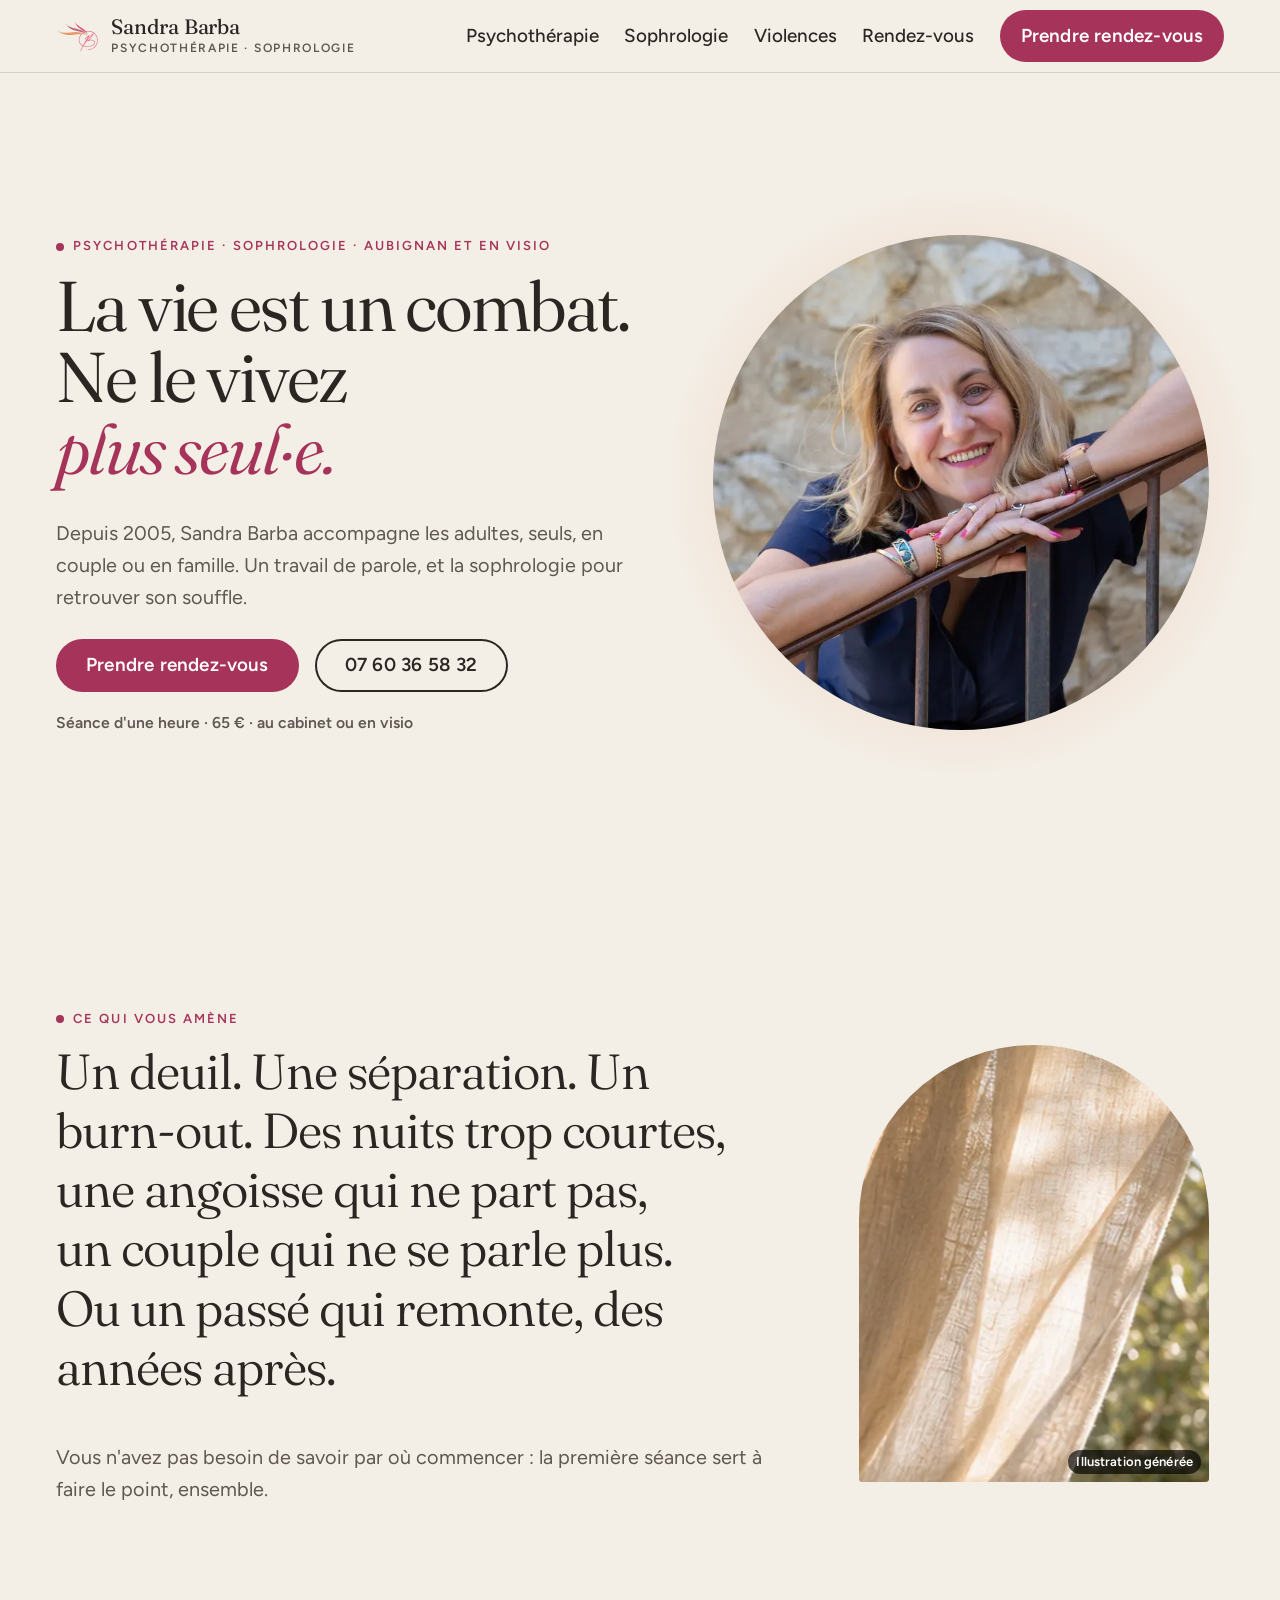
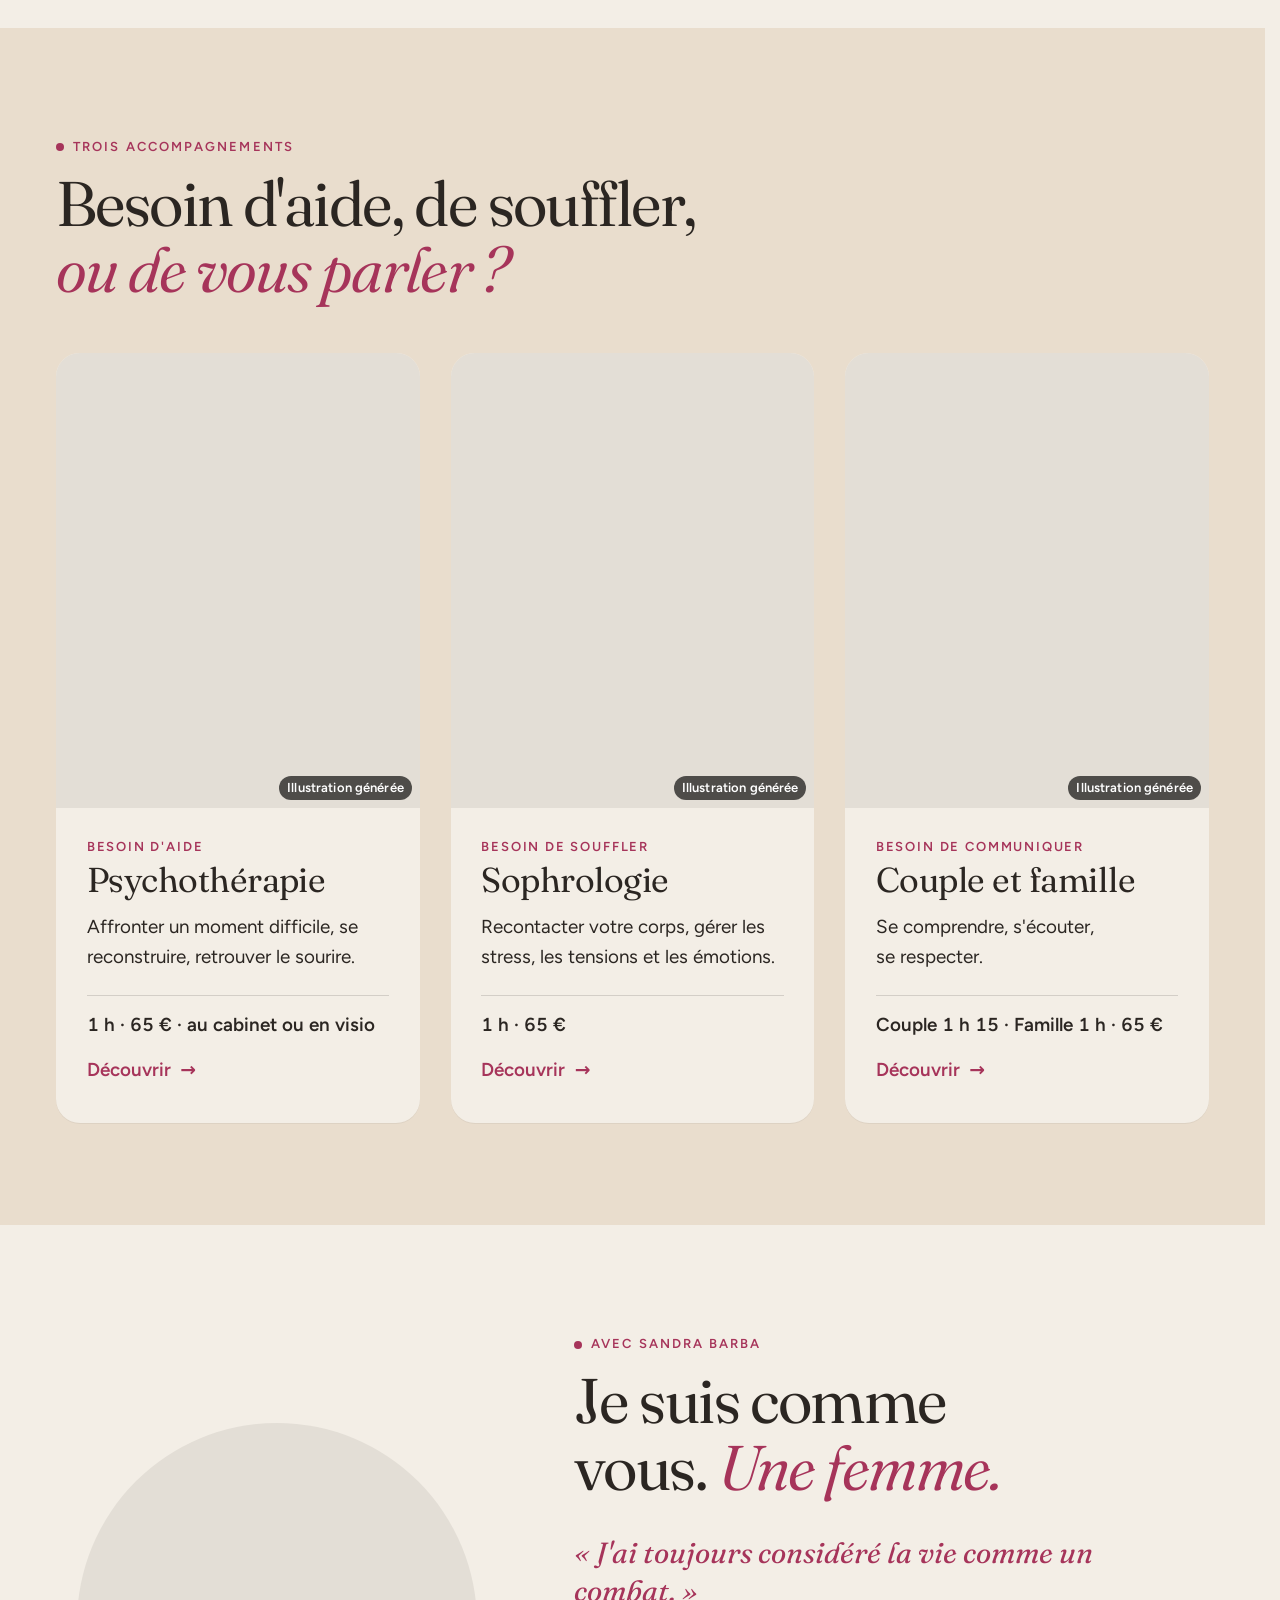
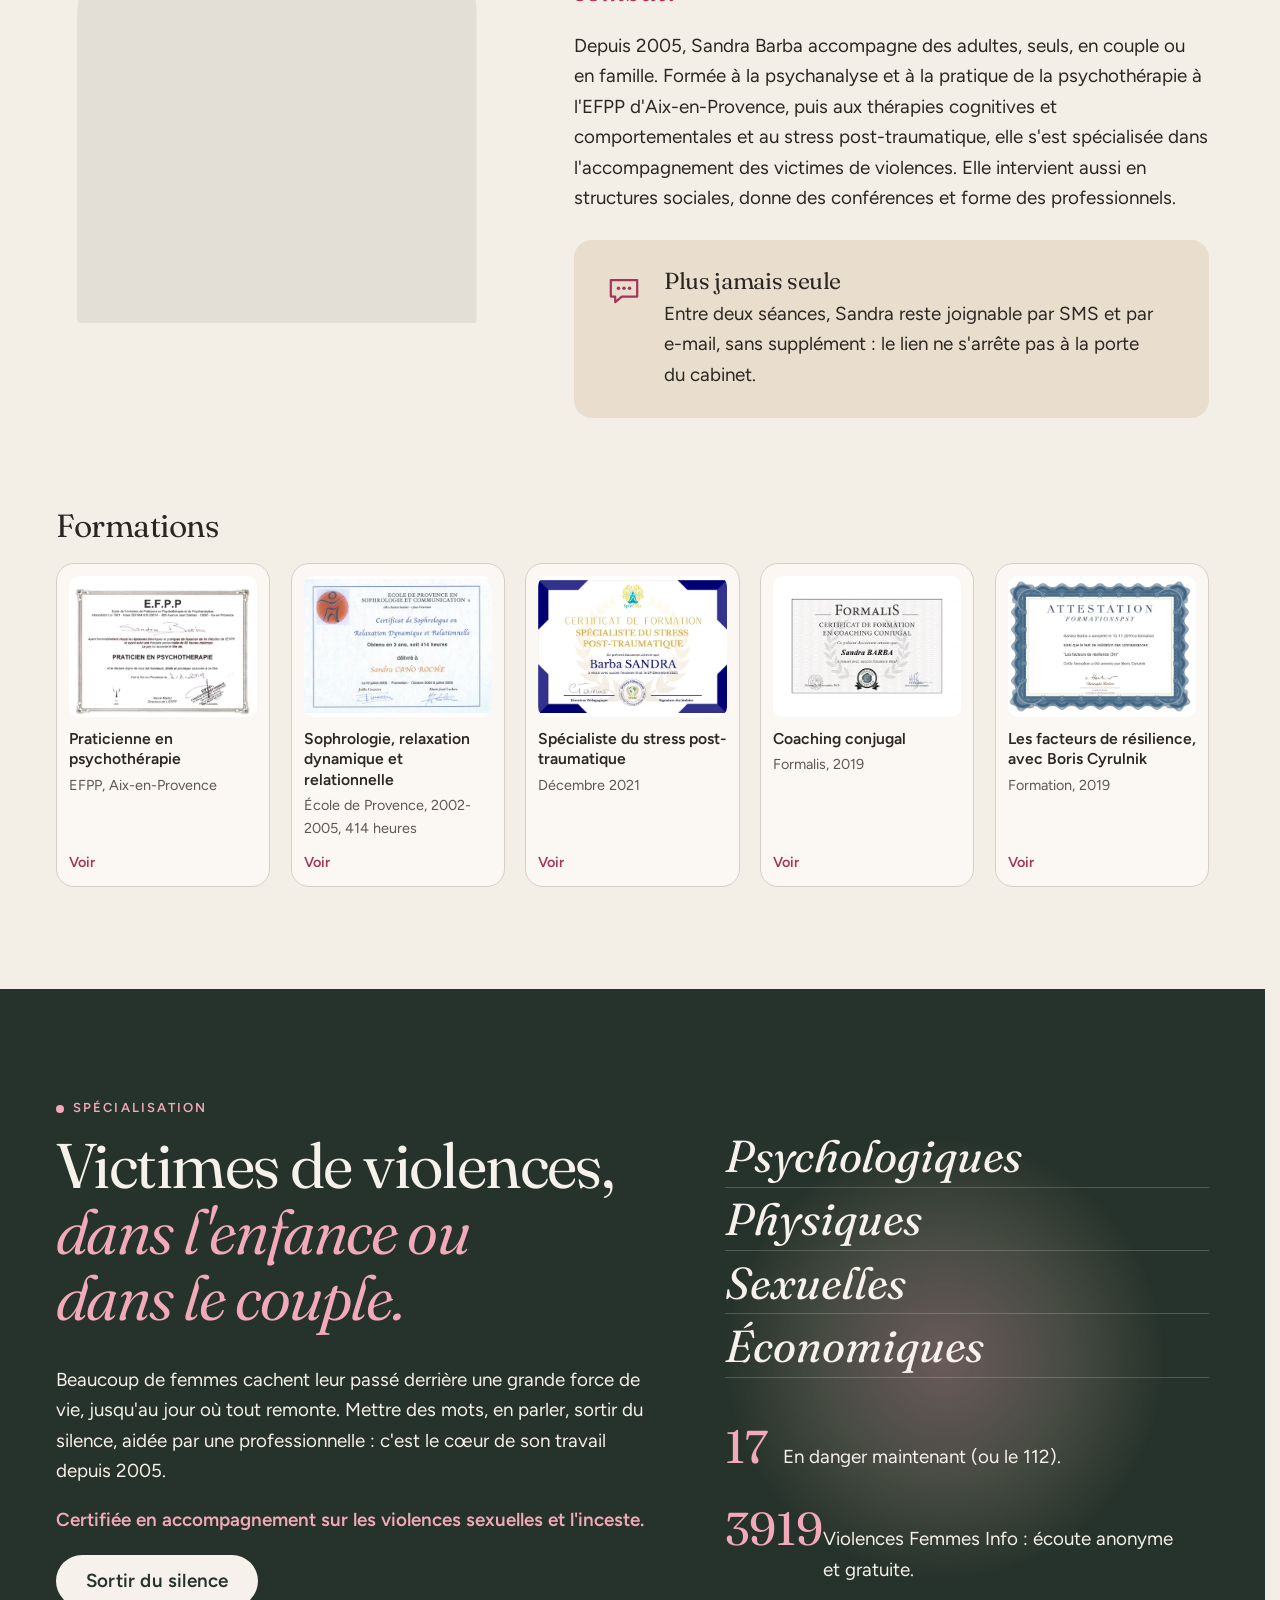
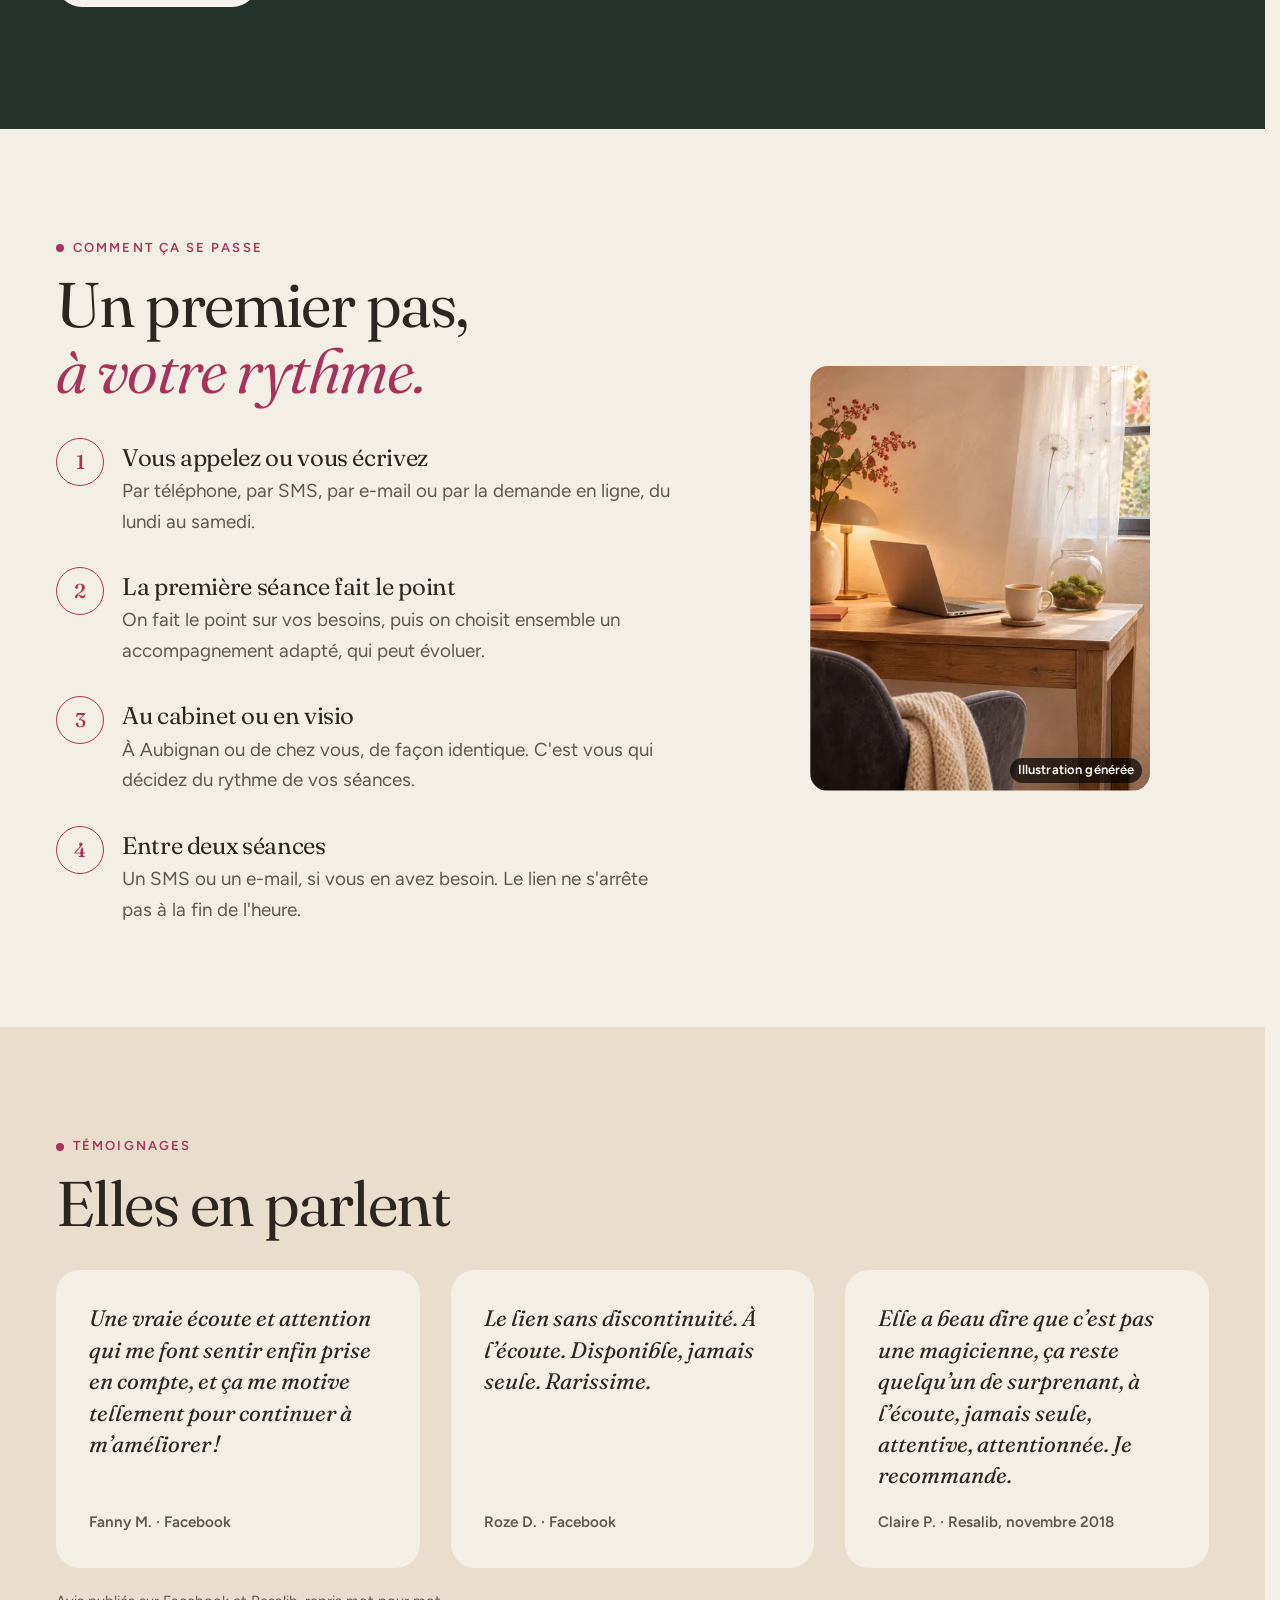
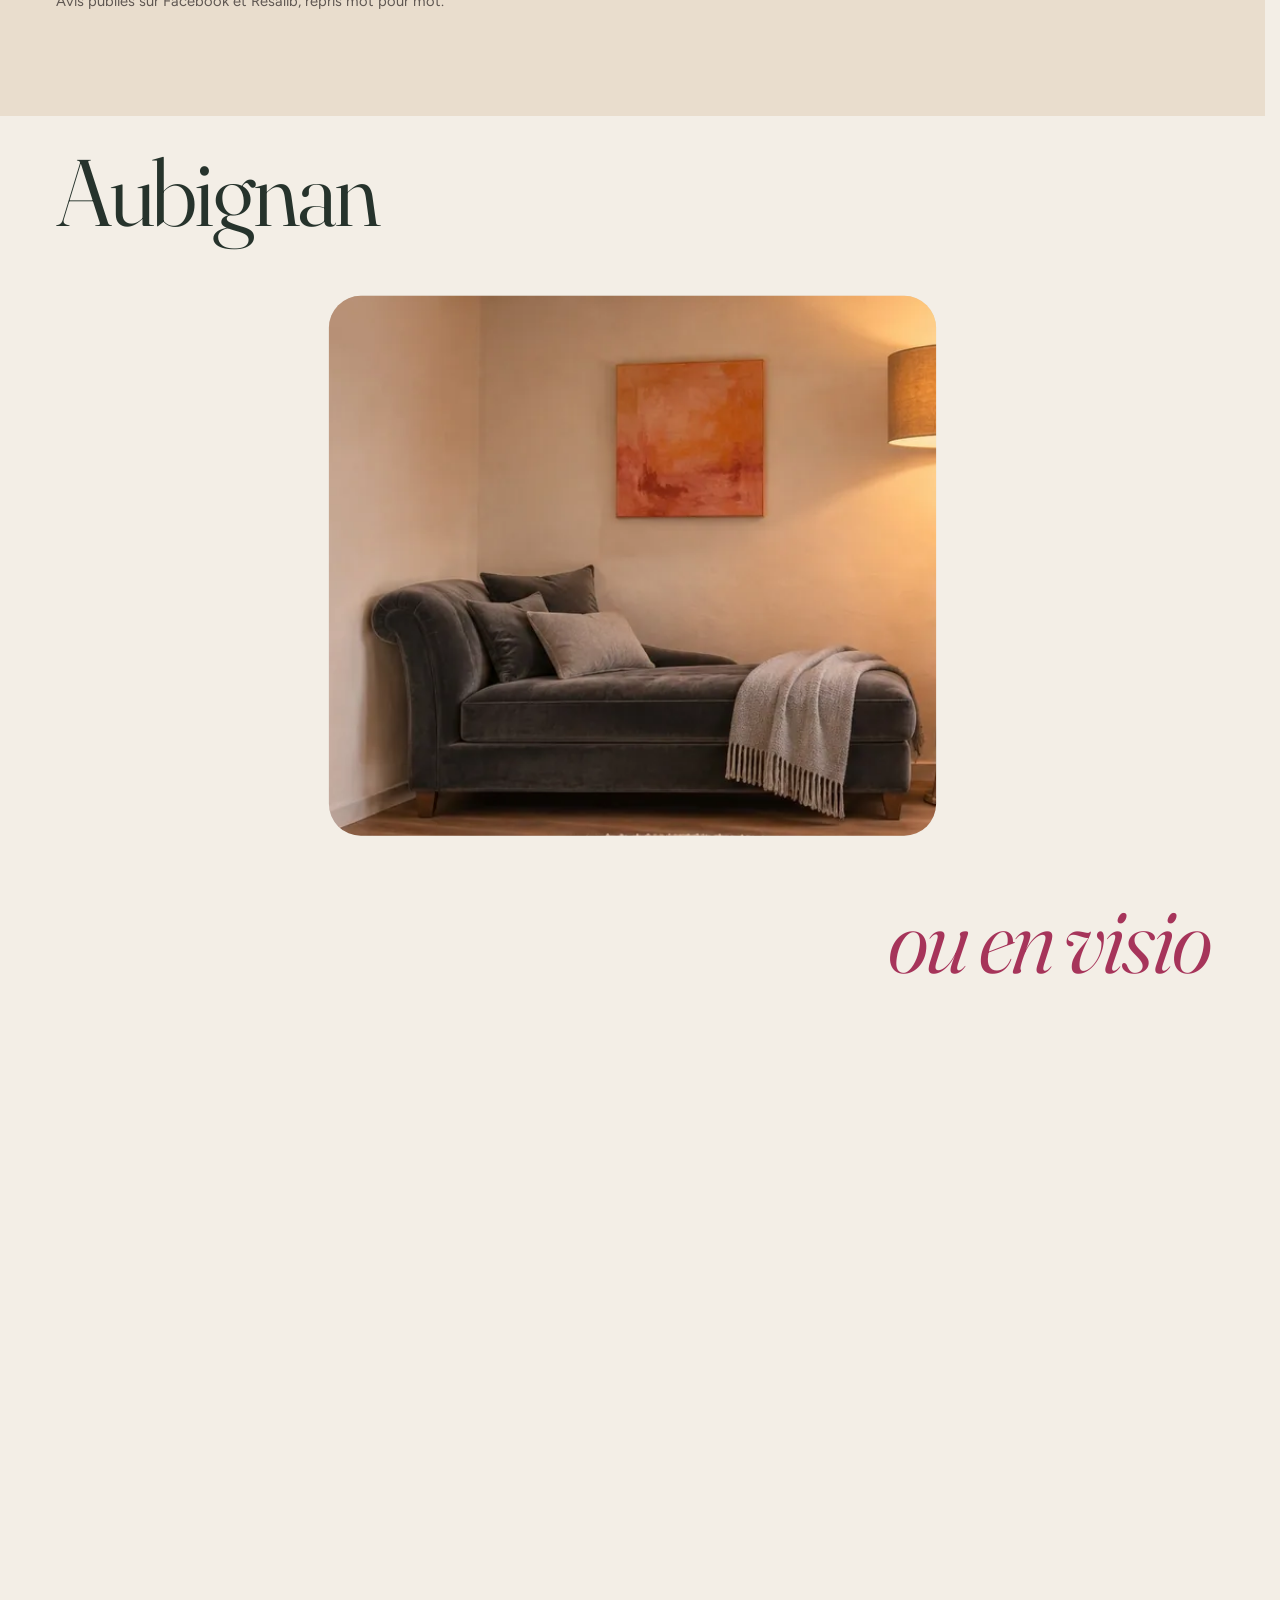
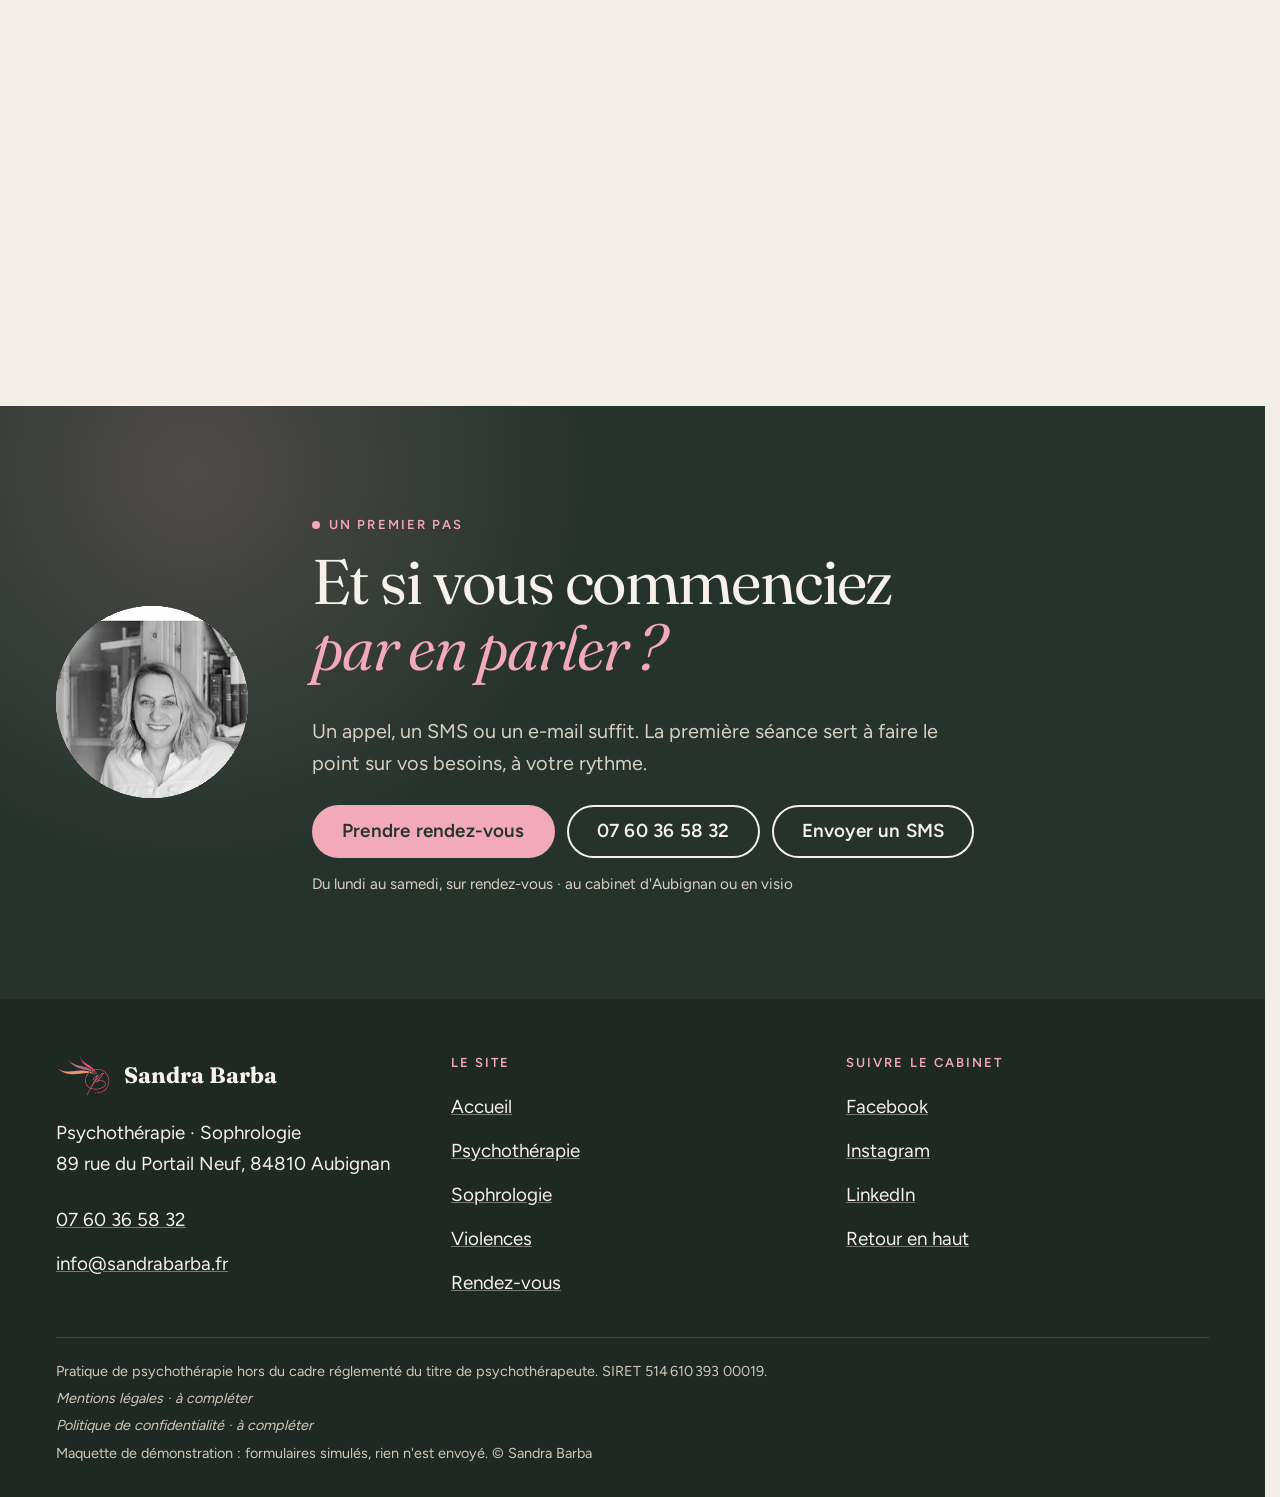
<file: index.html>
<!doctype html>
<html lang="fr" data-v="2" data-curseur>
<head>
<meta charset="utf-8">
<meta name="viewport" content="width=device-width, initial-scale=1, viewport-fit=cover">
<title>Sandra Barba : psychothérapie et sophrologie à Aubignan et en visio</title>
<meta name="description" content="Psychothérapie, sophrologie, coaching de couple et de famille à Aubignan (Vaucluse) et en visio, depuis 2005. Séance d&#39;une heure : 65 €.">
<meta name="robots" content="noindex, nofollow">
<link rel="canonical" href="https://sandrabarba-2-maquette.vercel.app/">
<style>:root{--fond:#F3EEE6;--texte:#2B2622;--voile-fond:#26332C;--ouverture-fond:#F3EEE6;--menu-fond:#F3EEE6}:root { --entete-h: 72px; --barres-h: 0px; } html { background: var(--fond); color: var(--texte); scrollbar-gutter: stable; } body { margin: 0; background: var(--fond); } html.js:not(.secours):not([data-arrivee="retour"]) [data-anime] { opacity: 0; } html.js:not(.secours):not([data-arrivee="retour"]) [data-anime].vu { opacity: 1; } [data-voile] { position: fixed; inset: 0; z-index: 900; background: var(--voile-fond); transform: translateY(100%); visibility: hidden; pointer-events: none; } html[data-arrivee="voile"]:not(.voile-leve):not(.secours) [data-voile] { transform: none; visibility: visible; } html.secours [data-voile] { visibility: hidden !important; } .ouverture-panneau { position: fixed; inset: 0; z-index: 850; display: none; place-content: center; justify-items: center; background: var(--ouverture-fond, var(--voile-fond)); color: var(--fond); text-align: center; } html.js[data-arrivee="intro"]:not(.secours):not(.intro-finie) .ouverture-panneau { display: grid; } html.defilement-bloque, html.defilement-bloque body, html.js[data-arrivee="intro"]:not(.secours):not(.intro-finie), html.js[data-arrivee="intro"]:not(.secours):not(.intro-finie) body, html[data-arrivee="voile"]:not(.voile-leve):not(.secours), html[data-arrivee="voile"]:not(.voile-leve):not(.secours) body { overflow: hidden; } html.js[data-arrivee="intro"]:not(.secours):not(.intro-finie) { background-color: var(--ouverture-fond, var(--voile-fond)); } html[data-arrivee="voile"]:not(.voile-leve):not(.secours) { background-color: var(--voile-fond); }</style>
<script>(function () {
var d = document.documentElement, ss = null, ls = null;
try { ss = window.sessionStorage; ls = window.localStorage; } catch (e) {}
d.classList.add('js');
var nav = performance.getEntriesByType ? performance.getEntriesByType('navigation')[0] : null;
var type = nav ? nav.type : 'navigate';
var depart = null;
try { depart = JSON.parse(ss.getItem('socle:depart') || 'null'); ss.removeItem('socle:depart'); } catch (e) {}
if (depart && !(Date.now() - depart.t < 15000)) depart = null;
var mode = type === 'back_forward' ? 'retour' : type === 'reload' ? 'intro' : depart ? 'voile' : 'intro';
d.setAttribute('data-arrivee', mode);
if (mode === 'voile' && depart.couleur) d.style.setProperty('--voile-fond', depart.couleur);
if (type === 'reload' && 'scrollRestoration' in history) {
history.scrollRestoration = 'manual';
}
try {
var choisie = ls && ls.getItem('socle:langue');
var langue = (d.lang || '').slice(0, 2);
if (choisie && choisie !== langue && type === 'navigate' && !depart) {
var alt = document.querySelector('link[rel="alternate"][hreflang="' + choisie + '"]');
if (alt) location.replace(new URL(alt.href).pathname + location.search + location.hash);
}
} catch (e) {}
setTimeout(function () { if (!d.classList.contains('demarre')) d.classList.add('secours'); }, 2000);
})();</script>
<link rel="preload" href="/assets/fonts/fraunces.woff2" as="font" type="font/woff2" crossorigin>
<link rel="preload" href="/assets/fonts/figtree.woff2" as="font" type="font/woff2" crossorigin>
<link rel="stylesheet" href="/assets/css/socle.css?v=2">
<link rel="stylesheet" href="/assets/css/site.css?v=2">
<link rel="modulepreload" href="/assets/js/site.js?v=2">
<link rel="modulepreload" href="/assets/js/socle/index.js?v=2">
<script src="/assets/vendor/gsap.min.js" defer></script>
<script src="/assets/vendor/ScrollTrigger.min.js" defer></script>
<script src="/assets/vendor/SplitText.min.js" defer></script>
<script type="module" src="/assets/js/site.js?v=2"></script>
<meta name="theme-color" content="#F3EEE6">
<link rel="icon" href="/assets/images/favicon.svg" type="image/svg+xml">
<link rel="apple-touch-icon" href="/assets/images/apple-touch-icon.png">
<meta property="og:type" content="website">
<meta property="og:site_name" content="Sandra Barba">
<meta property="og:locale" content="fr_FR">
<meta property="og:title" content="Sandra Barba : psychothérapie et sophrologie à Aubignan et en visio">
<meta property="og:description" content="Psychothérapie, sophrologie, coaching de couple et de famille à Aubignan (Vaucluse) et en visio, depuis 2005. Séance d&#39;une heure : 65 €.">
<meta property="og:url" content="https://sandrabarba-2-maquette.vercel.app/">
<meta property="og:image" content="https://sandrabarba-2-maquette.vercel.app/assets/partage/accueil-fr.jpg">
<meta property="og:image:width" content="1200">
<meta property="og:image:height" content="630">
<meta property="og:image:alt" content="Sandra Barba souriante, et l&#39;accroche « La vie est un combat, ne le vivez plus seul·e »">
<meta name="twitter:card" content="summary_large_image">
<script type="application/ld+json">{"@context":"https://schema.org","@type":"LocalBusiness","name":"Cabinet Sandra Barba, psychothérapie et sophrologie","description":"Psychothérapie, sophrologie, coaching de couple et de famille, à Aubignan et en visio, depuis 2005.","telephone":"+33760365832","email":"info@sandrabarba.fr","address":{"@type":"PostalAddress","streetAddress":"89 rue du Portail Neuf","postalCode":"84810","addressLocality":"Aubignan","addressCountry":"FR"},"priceRange":"65 €","sameAs":["https://www.facebook.com/psrcom","https://www.instagram.com/cabinet_psrcom/","https://www.linkedin.com/in/sandra-barba-37282977/"]}</script>
</head>
<body id="haut">
<div data-voile data-forme="vague" aria-hidden="true"><svg class="voile-vague voile-vague--haut" viewBox="0 0 1440 120" preserveAspectRatio="none" aria-hidden="true"><path d="M0 120 C 240 20 480 20 720 70 S 1200 130 1440 40 V 120 H 0 Z"/></svg><svg class="voile-vague voile-vague--bas" viewBox="0 0 1440 120" preserveAspectRatio="none" aria-hidden="true"><path d="M0 0 C 240 100 480 100 720 50 S 1200 -10 1440 80 V 0 H 0 Z"/></svg><div class="voile-contenu"><img src="/assets/images/logo-clair.svg" alt="" width="64" height="47"><span data-voile-libelle>Accueil</span></div></div>
<div class="ouverture-panneau" data-ouverture aria-hidden="true">
  <div class="ouverture-souffle" data-ouverture-objet><span class="ouverture-mot ouverture-mot--in">Inspirez</span><span class="ouverture-mot ouverture-mot--out">Soufflez</span></div>
  <p class="ouverture-nom">Sandra Barba</p>
  <p class="ouverture-ligne">Psychothérapie · Sophrologie</p>
</div>
<a class="evitement" href="#contenu">Aller au contenu</a>
<header data-entete>
  <div class="entete-rangee">
    <a class="entete-logo" href="/" data-libelle="Accueil" aria-current="page">
      <img src="/assets/images/logo.svg" alt="" width="44" height="32"><span class="entete-nom">Sandra Barba<small>Psychothérapie · Sophrologie</small></span>
    </a>
    <nav data-nav aria-label="Navigation principale">
      <ul><li><a href="/psychotherapie" data-libelle="Psychothérapie">Psychothérapie</a></li><li><a href="/sophrologie" data-libelle="Sophrologie">Sophrologie</a></li><li><a href="/violences" data-libelle="Violences">Violences</a></li><li><a href="/rendez-vous" data-libelle="Rendez-vous">Rendez-vous</a></li></ul>
    </nav>
    <div class="entete-actions">
      <a class="bouton" href="/rendez-vous#demande" data-libelle="Rendez-vous">Prendre rendez-vous</a>
      <button type="button" data-menu-bouton aria-controls="menu" aria-expanded="false" data-libelle-ouvrir="Menu" data-libelle-fermer="Fermer"><span data-libelle-bouton>Menu</span></button>
      <a class="menu-sansjs" href="#menu" data-menu-lien>Menu</a>
    </div>
  </div>
</header>
<script>/* Avant le premier affichage : rangées de la navigation (même règle que ajusterNav dans assets/js/socle/entete.js)
   et hauteur réelle de l'en-tête, pour que rien ne saute quand le JavaScript du site prend la main. */
(function () {
  var h = document.documentElement, u = document.querySelector('[data-nav] ul'), e = document.querySelector('[data-entete]');
  if (u) {
    var deborde = function () { return u.scrollWidth > u.clientWidth + 1; }, c = deborde();
    if (c && window.matchMedia('(min-width: 900px)').matches) {
      h.classList.add('nav-deux-rangees'); c = deborde();
      if (c) { h.classList.add('nav-deux-lignes'); var a = u.querySelector('a'); c = !a || u.getBoundingClientRect().height > a.getBoundingClientRect().height * 2.5; }
      if (c) h.classList.remove('nav-deux-rangees', 'nav-deux-lignes');
    }
    if (c) h.classList.add('nav-compacte');
  }
  if (e) h.style.setProperty('--entete-h', Math.round(e.getBoundingClientRect().height) + 'px');
})();</script>
<span id="menu-ferme" aria-hidden="true"></span>
<div id="menu" data-menu role="dialog" aria-modal="true" aria-label="Menu">
  <p class="menu-sansjs-fermer"><a href="#menu-ferme">Fermer</a></p>
  <ul><li style="--i:0"><a href="/" class="menu-lien" data-libelle="Accueil" aria-current="page">Accueil</a></li><li style="--i:1"><a href="/psychotherapie" class="menu-lien" data-libelle="Psychothérapie">Psychothérapie</a></li><li style="--i:2"><a href="/sophrologie" class="menu-lien" data-libelle="Sophrologie">Sophrologie</a></li><li style="--i:3"><a href="/violences" class="menu-lien" data-libelle="Violences">Violences</a></li><li style="--i:4"><a href="/rendez-vous" class="menu-lien" data-libelle="Rendez-vous">Rendez-vous</a></li></ul>
  <p><a class="bouton" href="tel:+33760365832">Appeler 07 60 36 58 32</a></p>
</div>
<main id="contenu" tabindex="-1">
<section class="hero hero-accueil" id="debut">
  <div class="hero-texte">
    <p class="surtitre" data-anime="gsap"><span class="ouv-suite">Psychothérapie · Sophrologie · Aubignan et en visio</span></p>
    <h1 class="hero-titre" data-anime="gsap"><span class="ligne-masque"><span class="ouv-ligne">La vie est un combat.</span></span><span class="ligne-masque"><span class="ouv-ligne">Ne le vivez</span></span><span class="ligne-masque"><span class="ouv-ligne"><em>plus seul·e.</em></span></span></h1>
    <p class="hero-intro masque-ecran-tres-bas" data-anime="gsap"><span class="ouv-suite">Depuis 2005, Sandra Barba accompagne les adultes, seuls, en couple ou en famille. Un travail de parole, et la sophrologie pour retrouver son souffle.</span></p>
    <p class="hero-actions" data-anime="gsap">
      <span class="ouv-suite hero-boutons"><a href="/rendez-vous#demande" class="bouton" data-libelle="Rendez-vous" data-action-principale data-survol="magnetique">Prendre rendez-vous</a>
      <a class="bouton bouton--contour" href="tel:+33760365832">07 60 36 58 32</a></span>
    </p>
    <p class="hero-info" data-info-cle data-anime="gsap"><span class="ouv-suite">Séance d&#39;une heure · 65 € · au cabinet ou en visio</span></p>
  </div>
  <div class="hero-portrait" data-boucle-css>
    <div class="souffle-halo" data-effet="souffle" data-boucle-css data-audit-ignorer aria-hidden="true"><span></span><span></span><span></span></div>
    <figure class="media hero-media" data-fx="parallaxe" data-fx-force="6" data-iris-centre="disque" style="--cadrage:46% 42%">
  <picture>
    <img src="/assets/images/sandra-rampe-1200.webp" srcset="/assets/images/sandra-rampe-480.webp 480w, /assets/images/sandra-rampe-800.webp 800w, /assets/images/sandra-rampe-1200.webp 1200w" sizes="(max-width: 760px) 40vw, 42vw" alt="Sandra Barba, souriante, accoudée à une rampe en fer forgé devant un mur de pierre" width="1200" height="1200" fetchpriority="high" loading="eager" decoding="async">
  </picture>
</figure>
  </div>
</section>
<section class="section amene" id="ce-qui-vous-amene">
  <div class="conteneur amene-grille">
    <div class="amene-texte">
      <h2 class="surtitre">Ce qui vous amène</h2>
      <p class="phrase-eclaire" data-effet="phrase-eclaire"><span class="pe-mot">Un</span> <span class="pe-mot">deuil.</span> <span class="pe-mot">Une</span> <span class="pe-mot">séparation.</span> <span class="pe-mot">Un</span> <span class="pe-mot">burn-out.</span> <span class="pe-mot">Des</span> <span class="pe-mot">nuits</span> <span class="pe-mot">trop</span> <span class="pe-mot">courtes,</span> <span class="pe-mot">une</span> <span class="pe-mot">angoisse</span> <span class="pe-mot">qui</span> <span class="pe-mot">ne</span> <span class="pe-mot">part</span> <span class="pe-mot">pas,</span> <span class="pe-mot">un</span> <span class="pe-mot">couple</span> <span class="pe-mot">qui</span> <span class="pe-mot">ne</span> <span class="pe-mot">se</span> <span class="pe-mot">parle</span> <span class="pe-mot">plus.</span> <span class="pe-mot">Ou</span> <span class="pe-mot">un</span> <span class="pe-mot">passé</span> <span class="pe-mot">qui</span> <span class="pe-mot">remonte,</span> <span class="pe-mot">des</span> <span class="pe-mot">années</span> <span class="pe-mot">après.</span> </p>
      <p class="amene-suite" data-anime>Vous n&#39;avez pas besoin de savoir par où commencer : la première séance sert à faire le point, ensemble.</p>
    </div>
    <figure class="media amene-media" data-grok data-fx="zoom" style="--cadrage:50% 50%">
  <picture>
    <img src="/assets/images/grok/souffle-lin-784.webp" srcset="/assets/images/grok/souffle-lin-480.webp 480w, /assets/images/grok/souffle-lin-640.webp 640w, /assets/images/grok/souffle-lin-784.webp 784w" sizes="(max-width: 760px) 100vw, 34vw" alt="Un pan de lin naturel soulevé par un souffle d&#39;air devant une fenêtre ouverte" width="784" height="980" loading="lazy" decoding="async">
  </picture><figcaption class="mention-ia">Illustration générée</figcaption>
</figure>
  </div>
</section>
<section class="section offres fond-argile" id="accompagnements">
  <div class="conteneur">
    <p class="surtitre">Trois accompagnements</p>
    <h2 class="titre-section" data-anime="lignes">Besoin d&#39;aide, de souffler, <em>ou de vous parler ?</em></h2>
    <div class="offres-grille" data-anime="cascade">
      <article class="offre" data-survol="incline" data-survol-force="4">
        <figure class="media offre-media" data-grok style="--cadrage:50% 50%;aspect-ratio:4 / 5">
  <picture>
    <img src="/assets/images/grok/divan-784.webp" srcset="/assets/images/grok/divan-480.webp 480w, /assets/images/grok/divan-640.webp 640w, /assets/images/grok/divan-784.webp 784w" sizes="(max-width: 760px) 90vw, 30vw" alt="" width="784" height="980" loading="lazy" decoding="async">
  </picture><figcaption class="mention-ia">Illustration générée</figcaption>
</figure>
        <div class="offre-corps">
          <p class="offre-besoin">Besoin d&#39;aide</p>
          <h3>Psychothérapie</h3>
          <p>Affronter un moment difficile, se reconstruire, retrouver le sourire.</p>
          <p class="offre-prix" data-prix>1 h · 65 € · au cabinet ou en visio</p>
          <a href="/psychotherapie" class="lien-fleche" data-libelle="Psychothérapie">Découvrir<span class="visuellement-cache"> : Psychothérapie</span></a>
        </div>
      </article><article class="offre" data-survol="incline" data-survol-force="4">
        <figure class="media offre-media" data-grok style="--cadrage:50% 50%;aspect-ratio:4 / 5">
  <picture>
    <img src="/assets/images/grok/olivier-fenetre-784.webp" srcset="/assets/images/grok/olivier-fenetre-480.webp 480w, /assets/images/grok/olivier-fenetre-640.webp 640w, /assets/images/grok/olivier-fenetre-784.webp 784w" sizes="(max-width: 760px) 90vw, 30vw" alt="" width="784" height="980" loading="lazy" decoding="async">
  </picture><figcaption class="mention-ia">Illustration générée</figcaption>
</figure>
        <div class="offre-corps">
          <p class="offre-besoin">Besoin de souffler</p>
          <h3>Sophrologie</h3>
          <p>Recontacter votre corps, gérer les stress, les tensions et les émotions.</p>
          <p class="offre-prix" data-prix>1 h · 65 €</p>
          <a href="/sophrologie" class="lien-fleche" data-libelle="Sophrologie">Découvrir<span class="visuellement-cache"> : Sophrologie</span></a>
        </div>
      </article><article class="offre" data-survol="incline" data-survol-force="4">
        <figure class="media offre-media" data-grok style="--cadrage:50% 50%;aspect-ratio:4 / 5">
  <picture>
    <img src="/assets/images/grok/deux-fauteuils-784.webp" srcset="/assets/images/grok/deux-fauteuils-480.webp 480w, /assets/images/grok/deux-fauteuils-640.webp 640w, /assets/images/grok/deux-fauteuils-784.webp 784w" sizes="(max-width: 760px) 90vw, 30vw" alt="" width="784" height="980" loading="lazy" decoding="async">
  </picture><figcaption class="mention-ia">Illustration générée</figcaption>
</figure>
        <div class="offre-corps">
          <p class="offre-besoin">Besoin de communiquer</p>
          <h3>Couple et famille</h3>
          <p>Se comprendre, s&#39;écouter, se respecter.</p>
          <p class="offre-prix" data-prix>Couple 1 h 15 · Famille 1 h · 65 €</p>
          <a href="/psychotherapie#couple" class="lien-fleche" data-libelle="Psychothérapie">Découvrir<span class="visuellement-cache"> : Couple et famille</span></a>
        </div>
      </article>
    </div>
  </div>
</section>
<section class="section sandra" id="sandra">
  <div class="conteneur sandra-grille">
    <figure class="media sandra-media" data-anime="rideau" style="--cadrage:50% 40%">
  <picture>
    <img src="/assets/images/sandra-laine-784.webp" srcset="/assets/images/sandra-laine-480.webp 480w, /assets/images/sandra-laine-640.webp 640w, /assets/images/sandra-laine-784.webp 784w" sizes="(max-width: 760px) 90vw, 400px" alt="Sandra Barba souriante, emmitouflée dans un pull de laine blanc" width="784" height="980" loading="lazy" decoding="async">
  </picture>
</figure>
    <div class="sandra-texte">
      <p class="surtitre">Avec Sandra Barba</p>
      <h2 class="titre-section" data-anime="lignes">Je suis comme vous. <em>Une femme.</em></h2>
      <blockquote class="citation" data-anime="mots"><p>« J&#39;ai toujours considéré la vie comme un combat. »</p></blockquote>
      <p data-anime>Depuis 2005, Sandra Barba accompagne des adultes, seuls, en couple ou en famille. Formée à la psychanalyse et à la pratique de la psychothérapie à l&#39;EFPP d&#39;Aix-en-Provence, puis aux thérapies cognitives et comportementales et au stress post-traumatique, elle s&#39;est spécialisée dans l&#39;accompagnement des victimes de violences. Elle intervient aussi en structures sociales, donne des conférences et forme des professionnels.</p>
      <div class="seule" data-anime>
        <svg class="seule-icone" viewBox="0 0 40 40" aria-hidden="true"><path d="M8 11h24v15H18l-6 5v-5H8z" fill="none" stroke="currentColor" stroke-width="2" stroke-linejoin="round"/><circle cx="15" cy="18.5" r="1.6"/><circle cx="20" cy="18.5" r="1.6"/><circle cx="25" cy="18.5" r="1.6"/></svg>
        <div><h3>Plus jamais seule</h3><p>Entre deux séances, Sandra reste joignable par SMS et par e-mail, sans supplément : le lien ne s&#39;arrête pas à la porte du cabinet.</p></div>
      </div>
    </div>
  </div>
  <div class="conteneur formations">
    <h3 class="formations-titre">Formations</h3>
    <div class="formations-piste" tabindex="0" role="region" aria-label="Formations">
    <ul class="formations-liste" data-anime="cascade">
      <li id="diplome-efpp">
        <a class="formation" href="#diplome-efpp" data-sans-transition data-visionneuse="diplome-efpp">
          <img src="/assets/images/diplome-efpp-480.webp" alt="" width="480" height="350" loading="lazy" decoding="async">
          <span class="formation-titre">Praticienne en psychothérapie</span>
          <span class="formation-detail">EFPP, Aix-en-Provence</span>
          <span class="formation-voir">Voir<span class="visuellement-cache"> : Praticienne en psychothérapie</span></span>
        </a>
      </li><li id="diplome-sophrologie">
        <a class="formation" href="#diplome-sophrologie" data-sans-transition data-visionneuse="diplome-sophrologie">
          <img src="/assets/images/diplome-sophrologie-480.webp" alt="" width="480" height="342" loading="lazy" decoding="async">
          <span class="formation-titre">Sophrologie, relaxation dynamique et relationnelle</span>
          <span class="formation-detail">École de Provence, 2002-2005, 414 heures</span>
          <span class="formation-voir">Voir<span class="visuellement-cache"> : Sophrologie, relaxation dynamique et relationnelle</span></span>
        </a>
      </li><li id="diplome-stress">
        <a class="formation" href="#diplome-stress" data-sans-transition data-visionneuse="diplome-stress">
          <img src="/assets/images/diplome-stress-480.webp" alt="" width="480" height="339" loading="lazy" decoding="async">
          <span class="formation-titre">Spécialiste du stress post-traumatique</span>
          <span class="formation-detail">Décembre 2021</span>
          <span class="formation-voir">Voir<span class="visuellement-cache"> : Spécialiste du stress post-traumatique</span></span>
        </a>
      </li><li id="diplome-couple">
        <a class="formation" href="#diplome-couple" data-sans-transition data-visionneuse="diplome-couple">
          <img src="/assets/images/diplome-couple-480.webp" alt="" width="480" height="339" loading="lazy" decoding="async">
          <span class="formation-titre">Coaching conjugal</span>
          <span class="formation-detail">Formalis, 2019</span>
          <span class="formation-voir">Voir<span class="visuellement-cache"> : Coaching conjugal</span></span>
        </a>
      </li><li id="diplome-resilience">
        <a class="formation" href="#diplome-resilience" data-sans-transition data-visionneuse="diplome-resilience">
          <img src="/assets/images/diplome-resilience-480.webp" alt="" width="480" height="341" loading="lazy" decoding="async">
          <span class="formation-titre">Les facteurs de résilience, avec Boris Cyrulnik</span>
          <span class="formation-detail">Formation, 2019</span>
          <span class="formation-voir">Voir<span class="visuellement-cache"> : Les facteurs de résilience, avec Boris Cyrulnik</span></span>
        </a>
      </li>
    </ul>
    </div>
  </div>
</section>
<section class="section violences-bande fond-olive" id="violences">
  <div class="lumiere" data-effet="lumiere" aria-hidden="true"></div>
  <div class="conteneur vb-grille">
    <div class="vb-texte">
      <p class="surtitre">Spécialisation</p>
      <h2 class="titre-section" data-anime="lignes">Victimes de violences, <em>dans l&#39;enfance ou dans le couple.</em></h2>
      <p data-anime>Beaucoup de femmes cachent leur passé derrière une grande force de vie, jusqu&#39;au jour où tout remonte. Mettre des mots, en parler, sortir du silence, aidée par une professionnelle : c&#39;est le cœur de son travail depuis 2005.</p>
      <p class="vb-certif" data-anime>Certifiée en accompagnement sur les violences sexuelles et l&#39;inceste.</p>
      <p data-anime><a href="/violences" class="bouton bouton--clair" data-libelle="Violences" data-survol="magnetique">Sortir du silence</a></p>
    </div>
    <div class="vb-visuel" data-visuel>
      <ul class="vb-formes" data-anime="cascade"><li>Psychologiques</li><li>Physiques</li><li>Sexuelles</li><li>Économiques</li></ul>
      <div class="vb-numeros" data-anime="cascade">
        <p><a href="tel:17"><strong>17</strong></a> En danger maintenant (ou le 112).</p>
        <p><a href="tel:3919"><strong>3919</strong></a> Violences Femmes Info : écoute anonyme et gratuite.</p>
      </div>
    </div>
  </div>
</section>
<section class="section deroule" id="deroule">
  <div class="conteneur deroule-grille">
    <div>
      <p class="surtitre">Comment ça se passe</p>
      <h2 class="titre-section" data-anime="lignes">Un premier pas, <em>à votre rythme.</em></h2>
      <div class="etapes-cadre">
      <ol class="etapes" data-anime="cascade">
        <li><span class="etape-num" aria-hidden="true">1</span><div><h3>Vous appelez ou vous écrivez</h3><p>Par téléphone, par SMS, par e-mail ou par la demande en ligne, du lundi au samedi.</p></div></li><li><span class="etape-num" aria-hidden="true">2</span><div><h3>La première séance fait le point</h3><p>On fait le point sur vos besoins, puis on choisit ensemble un accompagnement adapté, qui peut évoluer.</p></div></li><li><span class="etape-num" aria-hidden="true">3</span><div><h3>Au cabinet ou en visio</h3><p>À Aubignan ou de chez vous, de façon identique. C&#39;est vous qui décidez du rythme de vos séances.</p></div></li><li><span class="etape-num" aria-hidden="true">4</span><div><h3>Entre deux séances</h3><p>Un SMS ou un e-mail, si vous en avez besoin. Le lien ne s&#39;arrête pas à la fin de l&#39;heure.</p></div></li>
      </ol>
      <svg class="etapes-trait" viewBox="0 0 12 400" preserveAspectRatio="none" aria-hidden="true" data-fx="trace"><path d="M6 4 C 10 100, 2 200, 6 300 S 8 380, 6 396" fill="none" stroke="currentColor" stroke-width="1.5" stroke-linecap="round" vector-effect="non-scaling-stroke"/></svg>
      </div>
    </div>
    <figure class="media deroule-media" data-grok data-anime="rideau" style="--cadrage:50% 50%">
  <picture>
    <img src="/assets/images/grok/visio-784.webp" srcset="/assets/images/grok/visio-480.webp 480w, /assets/images/grok/visio-640.webp 640w, /assets/images/grok/visio-784.webp 784w" sizes="(max-width: 760px) 90vw, 340px" alt="Un ordinateur portable à demi ouvert sur un bureau en bois, à côté d&#39;une tasse et d&#39;un bocal de verre" width="784" height="980" loading="lazy" decoding="async">
  </picture><figcaption class="mention-ia">Illustration générée</figcaption>
</figure>
  </div>
</section>
<section class="section avis fond-argile" id="avis">
  <div class="conteneur">
    <p class="surtitre">Témoignages</p>
    <h2 class="titre-section" data-anime="lettres">Elles en parlent</h2>
    <svg class="avis-guillemet" viewBox="0 0 120 90" aria-hidden="true" data-visuel data-fx="trace"><path d="M48 10 C 22 18 8 40 10 64 C 12 80 26 86 36 82 C 48 78 50 62 40 56 C 30 50 18 56 18 56 M108 10 C 82 18 68 40 70 64 C 72 80 86 86 96 82 C 108 78 110 62 100 56 C 90 50 78 56 78 56" fill="none" stroke="currentColor" stroke-width="3" stroke-linecap="round"/></svg>
    <div class="avis-grille" data-anime="cascade">
      <figure class="avis-carte"><blockquote><p>Une vraie écoute et attention qui me font sentir enfin prise en compte, et ça me motive tellement pour continuer à m’améliorer !</p></blockquote><figcaption>Fanny M. · Facebook</figcaption></figure><figure class="avis-carte"><blockquote><p>Le lien sans discontinuité. À l’écoute. Disponible, jamais seule. Rarissime.</p></blockquote><figcaption>Roze D. · Facebook</figcaption></figure><figure class="avis-carte"><blockquote><p>Elle a beau dire que c’est pas une magicienne, ça reste quelqu’un de surprenant, à l’écoute, jamais seule, attentive, attentionnée. Je recommande.</p></blockquote><figcaption>Claire P. · Resalib, novembre 2018</figcaption></figure>
    </div>
    <p class="avis-note">Avis publiés sur Facebook et Resalib, repris mot pour mot.</p>
  </div>
</section>
<section class="cabinet" id="cabinet" data-fx="plein-ecran" data-fx-depart="inset(20% 26% 20% 26% round 32px)" style="--fx-longueur: 210svh">
  <div data-collant>
    <figure class="media cabinet-media" data-grok data-fx-cible style="--cadrage:55% 55%">
  <picture><source media="(max-width: 760px) and (orientation: portrait)" srcset="/assets/images/grok/cabinet-lumiere-mobile-640.webp 640w, /assets/images/grok/cabinet-lumiere-mobile-1080.webp 1080w" sizes="100vw">
    <img src="/assets/images/grok/cabinet-lumiere-1280.webp" srcset="/assets/images/grok/cabinet-lumiere-640.webp 640w, /assets/images/grok/cabinet-lumiere-1280.webp 1280w, /assets/images/grok/cabinet-lumiere-1920.webp 1920w" sizes="100vw" alt="La pièce du cabinet en lumière douce : poutres blanchies, divan de velours gris, fauteuil et lampe en bois flotté" width="1280" height="853" loading="lazy" decoding="async">
  </picture><figcaption class="mention-ia">Illustration générée</figcaption>
</figure>
    <p class="cabinet-mot cabinet-mot--g" data-fx-ecarte="g" data-superpose aria-hidden="true">Aubignan</p>
    <p class="cabinet-mot cabinet-mot--d" data-fx-ecarte="d" data-superpose aria-hidden="true">ou en visio</p>
    <div class="cabinet-legende" data-fx-apres>
      <h2>Un cabinet au calme, <em>à Aubignan.</em></h2>
      <p class="cabinet-adresse">89 rue du Portail Neuf, 84810 Aubignan · Parking gratuit à proximité.</p>
      <p class="masque-ecran-bas">La séance en visio se déroule de façon identique au cabinet. Pour les personnes à mobilité réduite, un rendez-vous à domicile est possible sur demande.</p>
      <p><a href="/rendez-vous#acces" class="lien-fleche" data-libelle="Rendez-vous">Voir l&#39;accès</a></p>
    </div>
  </div>
</section>
<section class="fin fond-olive" id="fin">
  <div class="conteneur fin-grille">
    <figure class="media fin-portrait" data-fx="zoom" style="--cadrage:50% 50%">
  <picture>
    <img src="/assets/images/sandra-bibliotheque-480.webp" srcset="/assets/images/sandra-bibliotheque-320.webp 320w, /assets/images/sandra-bibliotheque-480.webp 480w" sizes="200px" alt="Sandra Barba, portrait en noir et blanc" width="480" height="480" loading="lazy" decoding="async">
  </picture>
</figure>
    <div class="fin-texte">
      <p class="surtitre">Un premier pas</p>
      <h2 class="titre-section" data-anime="lignes">Et si vous commenciez <em>par en parler ?</em></h2>
      <p class="fin-intro" data-anime>Un appel, un SMS ou un e-mail suffit. La première séance sert à faire le point sur vos besoins, à votre rythme.</p>
      <p class="fin-actions" data-anime="cascade">
        <a href="/rendez-vous#demande" class="bouton" data-libelle="Rendez-vous" data-survol="magnetique">Prendre rendez-vous</a>
        <a class="bouton bouton--contour" href="tel:+33760365832" data-survol="magnetique">07 60 36 58 32</a>
        <a class="bouton bouton--contour" href="sms:+33760365832" data-survol="magnetique">Envoyer un SMS</a>
      </p>
      <p class="fin-info">Du lundi au samedi, sur rendez-vous · au cabinet d&#39;Aubignan ou en visio</p>
    </div>
  </div>
  <div class="fin-lueur" aria-hidden="true" data-effet="lueur" data-boucle-css data-audit-ignorer></div>
</section>
</main>
<footer class="pied" id="pied">
  <div class="conteneur pied-grille">
    <div class="pied-marque">
      <p class="pied-logo"><img src="/assets/images/logo-clair.svg" alt="" width="56" height="41"><strong>Sandra Barba</strong></p>
      <p>Psychothérapie · Sophrologie<br>89 rue du Portail Neuf, 84810 Aubignan</p>
      <p><a href="tel:+33760365832">07 60 36 58 32</a><br><a href="mailto:info@sandrabarba.fr">info@sandrabarba.fr</a></p>
    </div>
    <nav aria-label="Le site">
      <p class="pied-titre">Le site</p>
      <ul><li><a href="/" data-libelle="Accueil" aria-current="page">Accueil</a></li><li><a href="/psychotherapie" data-libelle="Psychothérapie">Psychothérapie</a></li><li><a href="/sophrologie" data-libelle="Sophrologie">Sophrologie</a></li><li><a href="/violences" data-libelle="Violences">Violences</a></li><li><a href="/rendez-vous" data-libelle="Rendez-vous">Rendez-vous</a></li></ul>
    </nav>
    <div>
      <p class="pied-titre">Suivre le cabinet</p>
      <ul><li><a href="https://www.facebook.com/psrcom" target="_blank" rel="noopener">Facebook<span class="visuellement-cache"> (s&#39;ouvre dans un nouvel onglet)</span></a></li><li><a href="https://www.instagram.com/cabinet_psrcom/" target="_blank" rel="noopener">Instagram<span class="visuellement-cache"> (s&#39;ouvre dans un nouvel onglet)</span></a></li><li><a href="https://www.linkedin.com/in/sandra-barba-37282977/" target="_blank" rel="noopener">LinkedIn<span class="visuellement-cache"> (s&#39;ouvre dans un nouvel onglet)</span></a></li><li><a href="#haut" data-sans-transition>Retour en haut</a></li></ul>
    </div>
  </div>
  <div class="conteneur pied-bas">
    <p>Pratique de psychothérapie hors du cadre réglementé du titre de psychothérapeute. SIRET 514 610 393 00019.</p>
    <p class="a-completer">Mentions légales · à compléter</p>
    <p class="a-completer">Politique de confidentialité · à compléter</p>
    <p>Maquette de démonstration : formulaires simulés, rien n&#39;est envoyé. © Sandra Barba</p>
  </div>
</footer>
<div data-barre-fixe>
  <a class="bouton bouton--contour" href="tel:+33760365832">Appeler</a>
  <a class="bouton" href="/rendez-vous#demande" data-libelle="Rendez-vous">Rendez-vous</a>
</div>
</body>
</html>
</file>
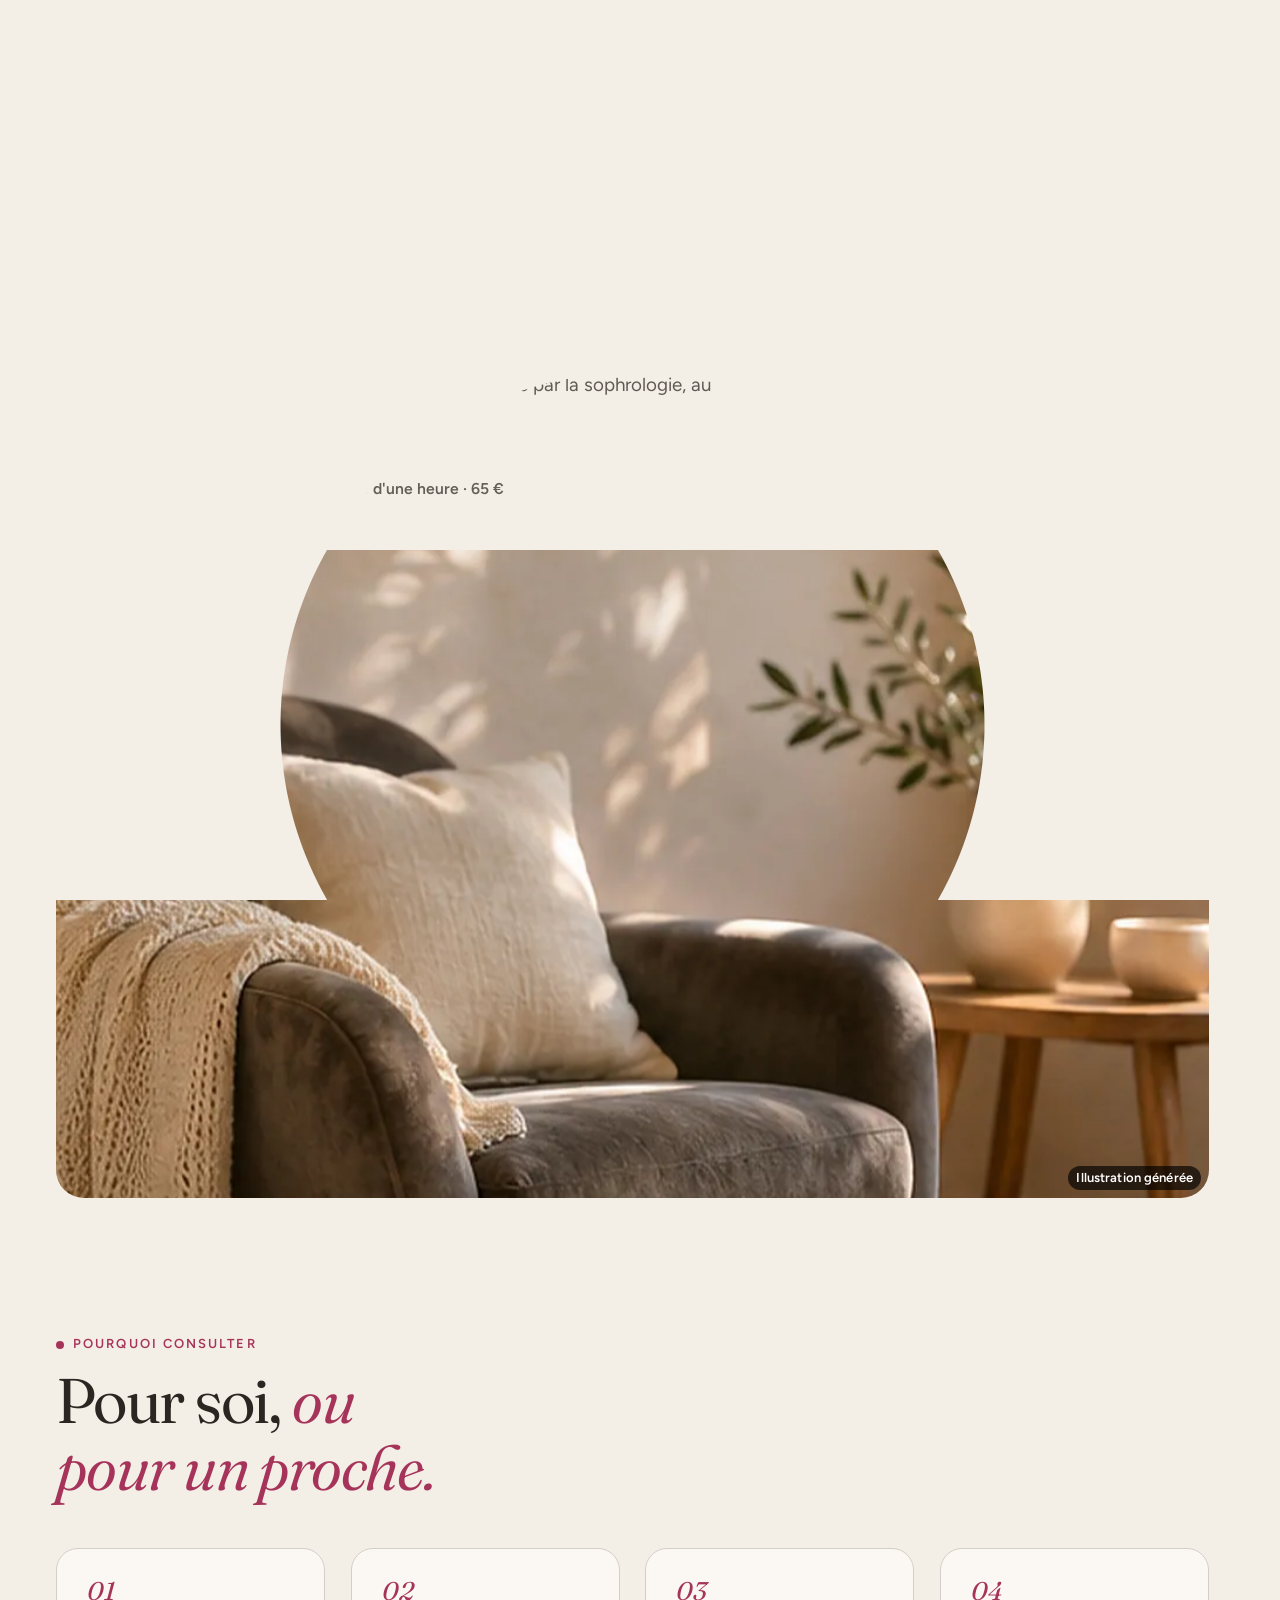
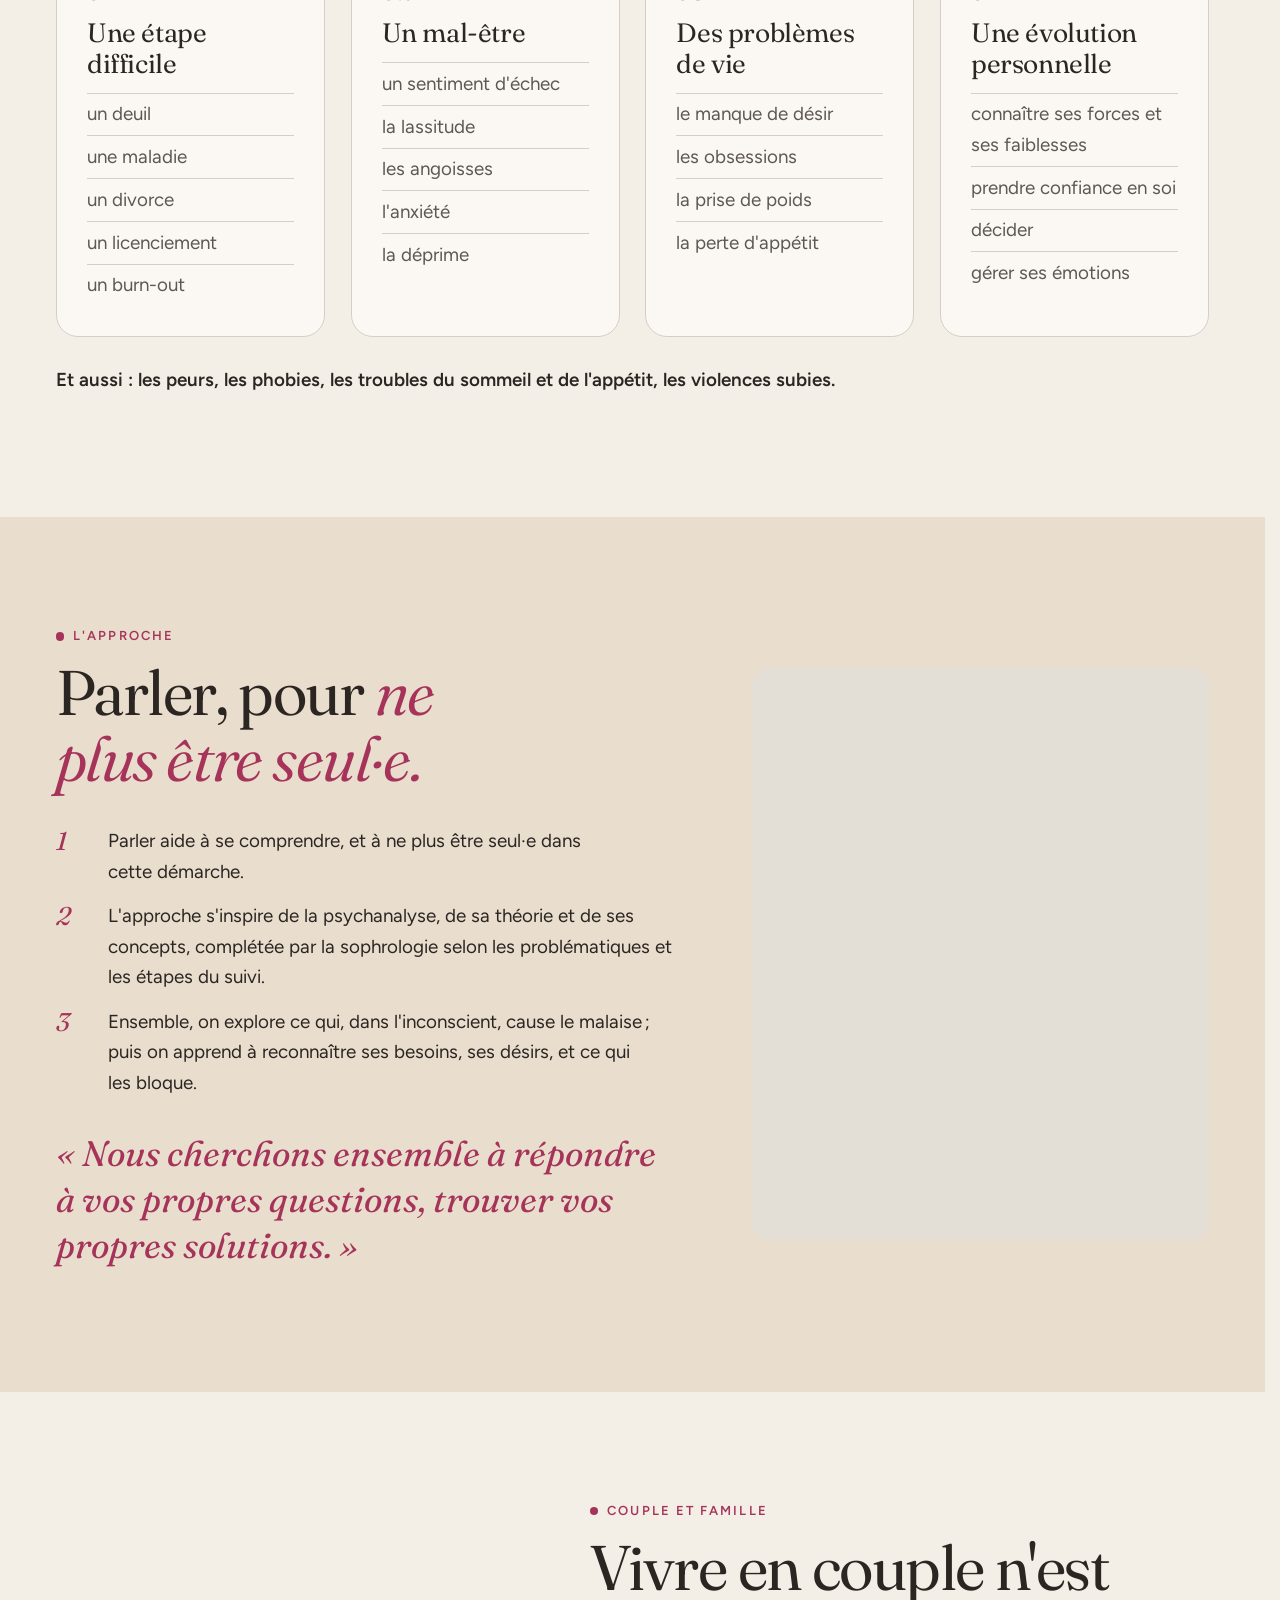
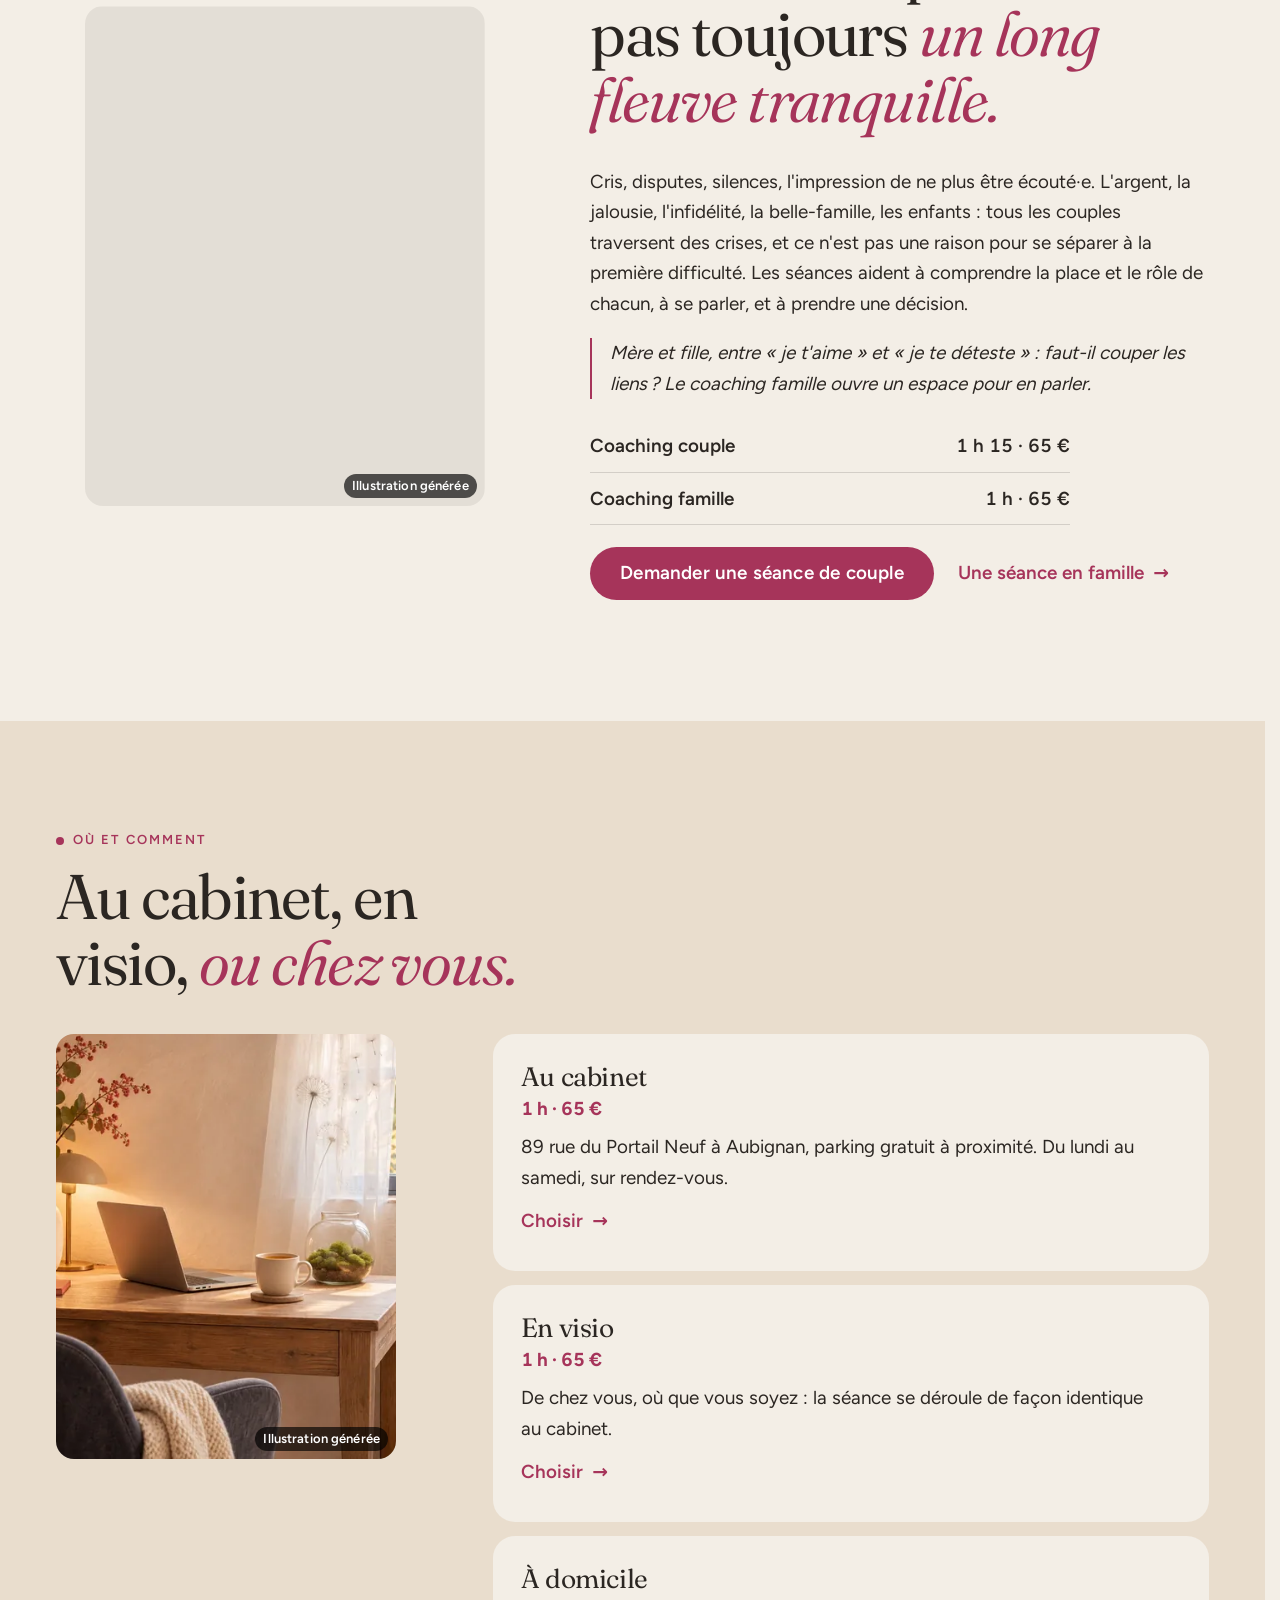
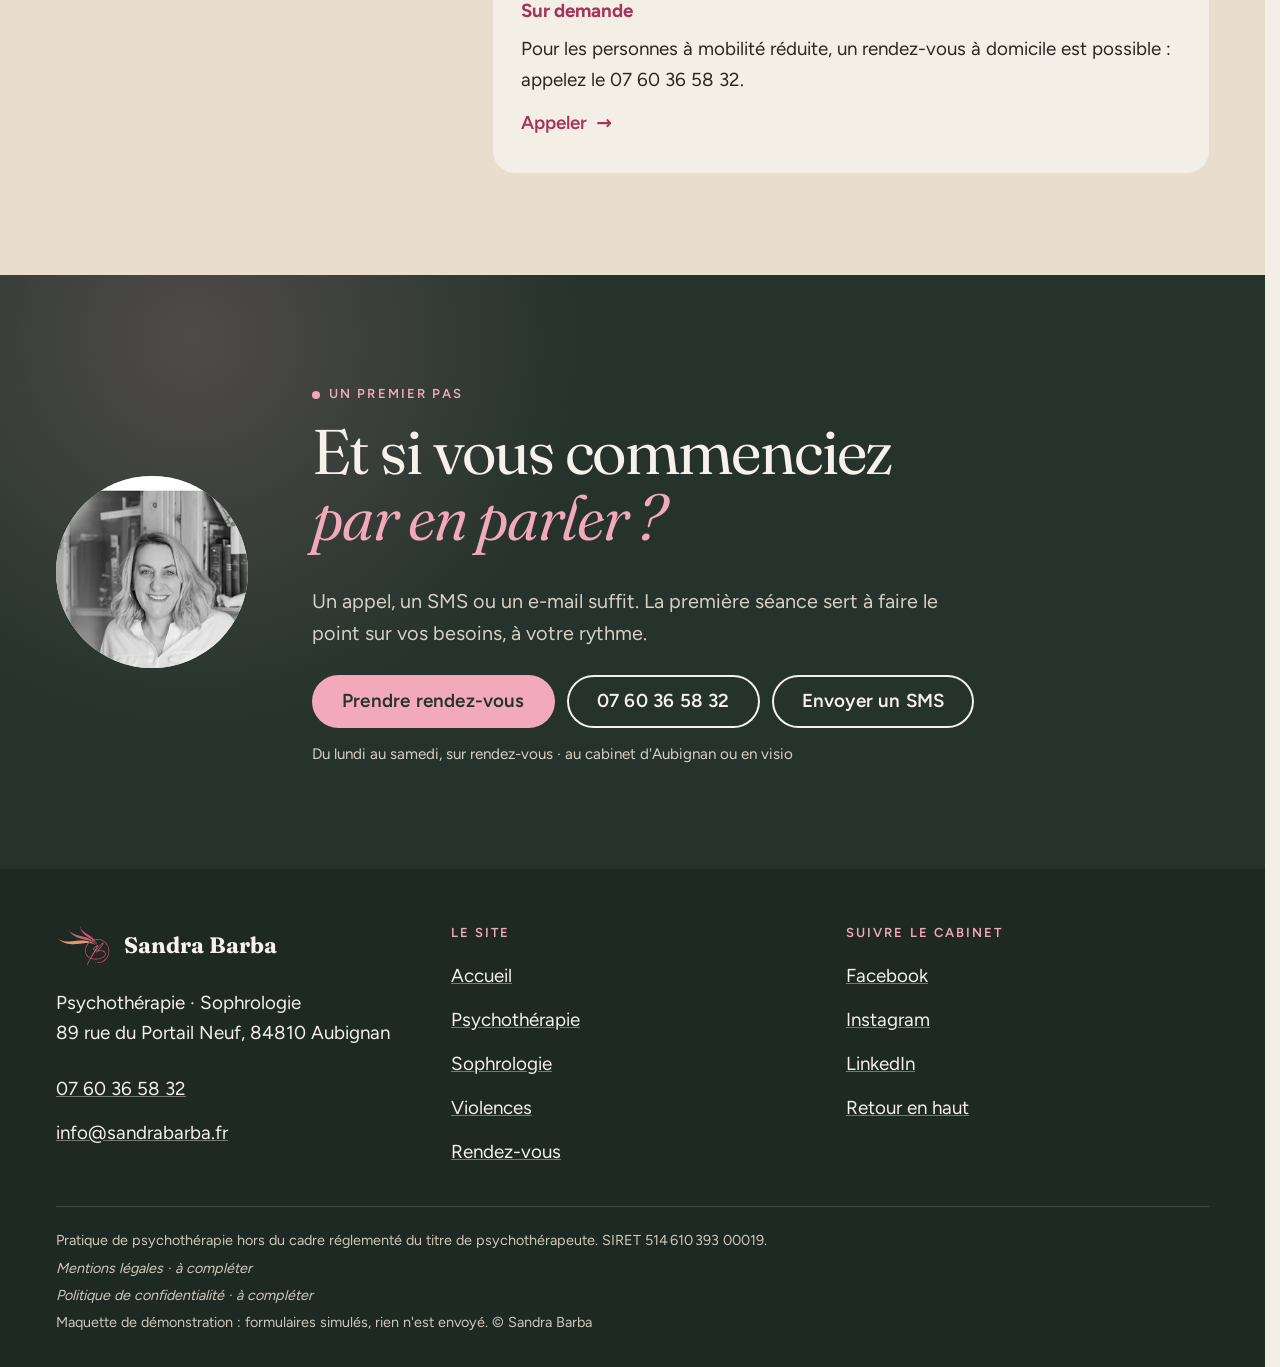
<file: psychotherapie.html>
<!doctype html>
<html lang="fr" data-v="2" data-curseur>
<head>
<meta charset="utf-8">
<meta name="viewport" content="width=device-width, initial-scale=1, viewport-fit=cover">
<title>Psychothérapie, couple et famille : Sandra Barba, Aubignan et visio</title>
<meta name="description" content="Un travail de parole inspiré de la psychanalyse, complété par la sophrologie. Séance d&#39;une heure à 65 €, coaching de couple et de famille, au cabinet d&#39;Aubignan ou en visio.">
<meta name="robots" content="noindex, nofollow">
<link rel="canonical" href="https://sandrabarba-2-maquette.vercel.app/psychotherapie">
<style>:root{--fond:#F3EEE6;--texte:#2B2622;--voile-fond:#26332C;--ouverture-fond:#F3EEE6;--menu-fond:#F3EEE6}:root { --entete-h: 72px; --barres-h: 0px; } html { background: var(--fond); color: var(--texte); scrollbar-gutter: stable; } body { margin: 0; background: var(--fond); } html.js:not(.secours):not([data-arrivee="retour"]) [data-anime] { opacity: 0; } html.js:not(.secours):not([data-arrivee="retour"]) [data-anime].vu { opacity: 1; } [data-voile] { position: fixed; inset: 0; z-index: 900; background: var(--voile-fond); transform: translateY(100%); visibility: hidden; pointer-events: none; } html[data-arrivee="voile"]:not(.voile-leve):not(.secours) [data-voile] { transform: none; visibility: visible; } html.secours [data-voile] { visibility: hidden !important; } .ouverture-panneau { position: fixed; inset: 0; z-index: 850; display: none; place-content: center; justify-items: center; background: var(--ouverture-fond, var(--voile-fond)); color: var(--fond); text-align: center; } html.js[data-arrivee="intro"]:not(.secours):not(.intro-finie) .ouverture-panneau { display: grid; } html.defilement-bloque, html.defilement-bloque body, html.js[data-arrivee="intro"]:not(.secours):not(.intro-finie), html.js[data-arrivee="intro"]:not(.secours):not(.intro-finie) body, html[data-arrivee="voile"]:not(.voile-leve):not(.secours), html[data-arrivee="voile"]:not(.voile-leve):not(.secours) body { overflow: hidden; } html.js[data-arrivee="intro"]:not(.secours):not(.intro-finie) { background-color: var(--ouverture-fond, var(--voile-fond)); } html[data-arrivee="voile"]:not(.voile-leve):not(.secours) { background-color: var(--voile-fond); }</style>
<script>(function () {
var d = document.documentElement, ss = null, ls = null;
try { ss = window.sessionStorage; ls = window.localStorage; } catch (e) {}
d.classList.add('js');
var nav = performance.getEntriesByType ? performance.getEntriesByType('navigation')[0] : null;
var type = nav ? nav.type : 'navigate';
var depart = null;
try { depart = JSON.parse(ss.getItem('socle:depart') || 'null'); ss.removeItem('socle:depart'); } catch (e) {}
if (depart && !(Date.now() - depart.t < 15000)) depart = null;
var mode = type === 'back_forward' ? 'retour' : type === 'reload' ? 'intro' : depart ? 'voile' : 'intro';
d.setAttribute('data-arrivee', mode);
if (mode === 'voile' && depart.couleur) d.style.setProperty('--voile-fond', depart.couleur);
if (type === 'reload' && 'scrollRestoration' in history) {
history.scrollRestoration = 'manual';
}
try {
var choisie = ls && ls.getItem('socle:langue');
var langue = (d.lang || '').slice(0, 2);
if (choisie && choisie !== langue && type === 'navigate' && !depart) {
var alt = document.querySelector('link[rel="alternate"][hreflang="' + choisie + '"]');
if (alt) location.replace(new URL(alt.href).pathname + location.search + location.hash);
}
} catch (e) {}
setTimeout(function () { if (!d.classList.contains('demarre')) d.classList.add('secours'); }, 2000);
})();</script>
<link rel="preload" href="/assets/fonts/fraunces.woff2" as="font" type="font/woff2" crossorigin>
<link rel="preload" href="/assets/fonts/figtree.woff2" as="font" type="font/woff2" crossorigin>
<link rel="stylesheet" href="/assets/css/socle.css?v=2">
<link rel="stylesheet" href="/assets/css/site.css?v=2">
<link rel="modulepreload" href="/assets/js/site.js?v=2">
<link rel="modulepreload" href="/assets/js/socle/index.js?v=2">
<script src="/assets/vendor/gsap.min.js" defer></script>
<script src="/assets/vendor/ScrollTrigger.min.js" defer></script>
<script src="/assets/vendor/SplitText.min.js" defer></script>
<script type="module" src="/assets/js/site.js?v=2"></script>
<meta name="theme-color" content="#F3EEE6">
<link rel="icon" href="/assets/images/favicon.svg" type="image/svg+xml">
<link rel="apple-touch-icon" href="/assets/images/apple-touch-icon.png">
<meta property="og:type" content="website">
<meta property="og:site_name" content="Sandra Barba">
<meta property="og:locale" content="fr_FR">
<meta property="og:title" content="Psychothérapie, couple et famille : Sandra Barba, Aubignan et visio">
<meta property="og:description" content="Un travail de parole inspiré de la psychanalyse, complété par la sophrologie. Séance d&#39;une heure à 65 €, coaching de couple et de famille, au cabinet d&#39;Aubignan ou en visio.">
<meta property="og:url" content="https://sandrabarba-2-maquette.vercel.app/psychotherapie">
<meta property="og:image" content="https://sandrabarba-2-maquette.vercel.app/assets/partage/psychotherapie-fr.jpg">
<meta property="og:image:width" content="1200">
<meta property="og:image:height" content="630">
<meta property="og:image:alt" content="Fauteuil de velours et lampe allumée, page Psychothérapie de Sandra Barba">
<meta name="twitter:card" content="summary_large_image">
<script type="application/ld+json">{"@context":"https://schema.org","@type":"LocalBusiness","name":"Cabinet Sandra Barba, psychothérapie et sophrologie","description":"Psychothérapie, sophrologie, coaching de couple et de famille, à Aubignan et en visio, depuis 2005.","telephone":"+33760365832","email":"info@sandrabarba.fr","address":{"@type":"PostalAddress","streetAddress":"89 rue du Portail Neuf","postalCode":"84810","addressLocality":"Aubignan","addressCountry":"FR"},"priceRange":"65 €","sameAs":["https://www.facebook.com/psrcom","https://www.instagram.com/cabinet_psrcom/","https://www.linkedin.com/in/sandra-barba-37282977/"]}</script>
</head>
<body id="haut">
<div data-voile data-forme="vague" aria-hidden="true"><svg class="voile-vague voile-vague--haut" viewBox="0 0 1440 120" preserveAspectRatio="none" aria-hidden="true"><path d="M0 120 C 240 20 480 20 720 70 S 1200 130 1440 40 V 120 H 0 Z"/></svg><svg class="voile-vague voile-vague--bas" viewBox="0 0 1440 120" preserveAspectRatio="none" aria-hidden="true"><path d="M0 0 C 240 100 480 100 720 50 S 1200 -10 1440 80 V 0 H 0 Z"/></svg><div class="voile-contenu"><img src="/assets/images/logo-clair.svg" alt="" width="64" height="47"><span data-voile-libelle>Psychothérapie</span></div></div>
<div class="ouverture-panneau" data-ouverture aria-hidden="true">
  <div class="ouverture-souffle" data-ouverture-objet><span class="ouverture-mot ouverture-mot--in">Inspirez</span><span class="ouverture-mot ouverture-mot--out">Soufflez</span></div>
  <p class="ouverture-nom">Sandra Barba</p>
  <p class="ouverture-ligne">Psychothérapie · Sophrologie</p>
</div>
<a class="evitement" href="#contenu">Aller au contenu</a>
<header data-entete>
  <div class="entete-rangee">
    <a class="entete-logo" href="/" data-libelle="Accueil">
      <img src="/assets/images/logo.svg" alt="" width="44" height="32"><span class="entete-nom">Sandra Barba<small>Psychothérapie · Sophrologie</small></span>
    </a>
    <nav data-nav aria-label="Navigation principale">
      <ul><li><a href="/psychotherapie" data-libelle="Psychothérapie" aria-current="page">Psychothérapie</a></li><li><a href="/sophrologie" data-libelle="Sophrologie">Sophrologie</a></li><li><a href="/violences" data-libelle="Violences">Violences</a></li><li><a href="/rendez-vous" data-libelle="Rendez-vous">Rendez-vous</a></li></ul>
    </nav>
    <div class="entete-actions">
      <a class="bouton" href="/rendez-vous#demande" data-libelle="Rendez-vous">Prendre rendez-vous</a>
      <button type="button" data-menu-bouton aria-controls="menu" aria-expanded="false" data-libelle-ouvrir="Menu" data-libelle-fermer="Fermer"><span data-libelle-bouton>Menu</span></button>
      <a class="menu-sansjs" href="#menu" data-menu-lien>Menu</a>
    </div>
  </div>
</header>
<script>/* Avant le premier affichage : rangées de la navigation (même règle que ajusterNav dans assets/js/socle/entete.js)
   et hauteur réelle de l'en-tête, pour que rien ne saute quand le JavaScript du site prend la main. */
(function () {
  var h = document.documentElement, u = document.querySelector('[data-nav] ul'), e = document.querySelector('[data-entete]');
  if (u) {
    var deborde = function () { return u.scrollWidth > u.clientWidth + 1; }, c = deborde();
    if (c && window.matchMedia('(min-width: 900px)').matches) {
      h.classList.add('nav-deux-rangees'); c = deborde();
      if (c) { h.classList.add('nav-deux-lignes'); var a = u.querySelector('a'); c = !a || u.getBoundingClientRect().height > a.getBoundingClientRect().height * 2.5; }
      if (c) h.classList.remove('nav-deux-rangees', 'nav-deux-lignes');
    }
    if (c) h.classList.add('nav-compacte');
  }
  if (e) h.style.setProperty('--entete-h', Math.round(e.getBoundingClientRect().height) + 'px');
})();</script>
<span id="menu-ferme" aria-hidden="true"></span>
<div id="menu" data-menu role="dialog" aria-modal="true" aria-label="Menu">
  <p class="menu-sansjs-fermer"><a href="#menu-ferme">Fermer</a></p>
  <ul><li style="--i:0"><a href="/" class="menu-lien" data-libelle="Accueil">Accueil</a></li><li style="--i:1"><a href="/psychotherapie" class="menu-lien" data-libelle="Psychothérapie" aria-current="page">Psychothérapie</a></li><li style="--i:2"><a href="/sophrologie" class="menu-lien" data-libelle="Sophrologie">Sophrologie</a></li><li style="--i:3"><a href="/violences" class="menu-lien" data-libelle="Violences">Violences</a></li><li style="--i:4"><a href="/rendez-vous" class="menu-lien" data-libelle="Rendez-vous">Rendez-vous</a></li></ul>
  <p><a class="bouton" href="tel:+33760365832">Appeler 07 60 36 58 32</a></p>
</div>
<main id="contenu" tabindex="-1">
<section class="hero hero-verbes" id="debut">
  <div class="conteneur hv-tete">
    <p class="surtitre" data-anime="gsap"><span class="ouv-suite">Psychothérapie · adultes, couples, familles</span></p>
    <h1 class="hv-titre" data-anime="gsap"><span class="ligne-masque"><span class="ouv-ligne">Affronter un moment difficile.</span></span><span class="ligne-masque"><span class="ouv-ligne">Se reconstruire.</span></span><span class="ligne-masque"><span class="ouv-ligne"><em>Retrouver le sourire.</em></span></span></h1>
    <div class="hv-bas">
      <p class="hv-intro masque-ecran-bas" data-anime="gsap"><span class="ouv-suite">Un travail de parole inspiré de la psychanalyse, complété par la sophrologie, au cabinet d&#39;Aubignan ou en visio.</span></p>
      <p class="hero-actions" data-anime="gsap"><span class="ouv-suite hero-boutons"><a href="/rendez-vous?seance=cabinet#demande" class="bouton" data-libelle="Rendez-vous" data-action-principale data-survol="magnetique">Prendre rendez-vous</a><span class="hero-info" data-info-cle>Séance d&#39;une heure · 65 €</span></span></p>
    </div>
  </div>
  <figure class="media hv-bandeau" data-grok data-fx="parallaxe" data-fx-force="14" data-iris-centre style="--cadrage:50% 50%">
  <picture><source media="(max-width: 760px) and (orientation: portrait)" srcset="/assets/images/grok/psy-fauteuil-mobile-640.webp 640w, /assets/images/grok/psy-fauteuil-mobile-1080.webp 1080w" sizes="100vw">
    <img src="/assets/images/grok/psy-fauteuil-1280.webp" srcset="/assets/images/grok/psy-fauteuil-640.webp 640w, /assets/images/grok/psy-fauteuil-1280.webp 1280w, /assets/images/grok/psy-fauteuil-1920.webp 1920w" sizes="100vw" alt="Un fauteuil de velours gris avec un coussin de laine, une tasse de thé et une lampe allumée" width="1280" height="720" fetchpriority="high" loading="eager" decoding="async">
  </picture><figcaption class="mention-ia">Illustration générée</figcaption>
</figure>
</section>
<section class="section pourquoi" id="pourquoi">
  <div class="conteneur">
    <p class="surtitre">Pourquoi consulter</p>
    <h2 class="titre-section" data-anime="lignes">Pour soi, <em>ou pour un proche.</em></h2>
    <div class="themes" data-anime="cascade">
      <article class="theme"><span class="theme-num" aria-hidden="true">01</span><h3>Une étape difficile</h3><ul><li>un deuil</li><li>une maladie</li><li>un divorce</li><li>un licenciement</li><li>un burn-out</li></ul></article><article class="theme"><span class="theme-num" aria-hidden="true">02</span><h3>Un mal-être</h3><ul><li>un sentiment d&#39;échec</li><li>la lassitude</li><li>les angoisses</li><li>l&#39;anxiété</li><li>la déprime</li></ul></article><article class="theme"><span class="theme-num" aria-hidden="true">03</span><h3>Des problèmes de vie</h3><ul><li>le manque de désir</li><li>les obsessions</li><li>la prise de poids</li><li>la perte d&#39;appétit</li></ul></article><article class="theme"><span class="theme-num" aria-hidden="true">04</span><h3>Une évolution personnelle</h3><ul><li>connaître ses forces et ses faiblesses</li><li>prendre confiance en soi</li><li>décider</li><li>gérer ses émotions</li></ul></article>
    </div>
    <p class="themes-aussi" data-anime>Et aussi : les peurs, les phobies, les troubles du sommeil et de l&#39;appétit, les violences subies.</p>
  </div>
</section>
<section class="section approche fond-argile" id="approche">
  <div class="conteneur approche-grille">
    <div>
      <p class="surtitre">L&#39;approche</p>
      <h2 class="titre-section" data-anime="lignes">Parler, pour <em>ne plus être seul·e.</em></h2>
      <ol class="approche-liste" data-anime="cascade"><li>Parler aide à se comprendre, et à ne plus être seul·e dans cette démarche.</li><li>L&#39;approche s&#39;inspire de la psychanalyse, de sa théorie et de ses concepts, complétée par la sophrologie selon les problématiques et les étapes du suivi.</li><li>Ensemble, on explore ce qui, dans l&#39;inconscient, cause le malaise ; puis on apprend à reconnaître ses besoins, ses désirs, et ce qui les bloque.</li></ol>
      <blockquote class="citation citation--grande" data-anime="mots"><p>« Nous cherchons ensemble à répondre à vos propres questions, trouver vos propres solutions. »</p></blockquote>
    </div>
    <figure class="media approche-media" data-anime="rideau" style="--cadrage:50% 50%">
  <picture>
    <img src="/assets/images/cabinet-photo-800.webp" srcset="/assets/images/cabinet-photo-480.webp 480w, /assets/images/cabinet-photo-640.webp 640w, /assets/images/cabinet-photo-800.webp 800w" sizes="(max-width: 760px) 90vw, 34vw" alt="La pièce du cabinet d&#39;Aubignan : divan gris, fauteuil, tapis rond et poutres blanchies" width="800" height="1000" loading="lazy" decoding="async">
  </picture>
</figure>
  </div>
</section>
<section class="section couple" id="couple">
  <div class="conteneur couple-grille">
    <figure class="media couple-media" data-grok data-anime="rideau" style="--cadrage:50% 50%">
  <picture>
    <img src="/assets/images/grok/deux-fauteuils-784.webp" srcset="/assets/images/grok/deux-fauteuils-480.webp 480w, /assets/images/grok/deux-fauteuils-640.webp 640w, /assets/images/grok/deux-fauteuils-784.webp 784w" sizes="(max-width: 760px) 90vw, 400px" alt="Deux fauteuils de velours gris tournés l&#39;un vers l&#39;autre, dans la lumière du soir" width="784" height="980" loading="lazy" decoding="async">
  </picture><figcaption class="mention-ia">Illustration générée</figcaption>
</figure>
    <div>
      <p class="surtitre">Couple et famille</p>
      <h2 class="titre-section" data-anime="lignes">Vivre en couple n&#39;est pas toujours <em>un long fleuve tranquille.</em></h2>
      <p data-anime>Cris, disputes, silences, l&#39;impression de ne plus être écouté·e. L&#39;argent, la jalousie, l&#39;infidélité, la belle-famille, les enfants : tous les couples traversent des crises, et ce n&#39;est pas une raison pour se séparer à la première difficulté. Les séances aident à comprendre la place et le rôle de chacun, à se parler, et à prendre une décision.</p>
      <p class="couple-famille" data-anime>Mère et fille, entre « je t&#39;aime » et « je te déteste » : faut-il couper les liens ? Le coaching famille ouvre un espace pour en parler.</p>
      <ul class="tarifs-mini" data-anime="cascade">
        <li><span>Coaching couple</span><span data-prix>1 h 15 · 65 €</span></li><li><span>Coaching famille</span><span data-prix>1 h · 65 €</span></li>
      </ul>
      <p class="actions" data-anime><a href="/rendez-vous?seance=couple#demande" class="bouton" data-libelle="Rendez-vous" data-survol="magnetique">Demander une séance de couple</a> <a href="/rendez-vous?seance=famille#demande" class="lien-fleche" data-libelle="Rendez-vous">Une séance en famille</a></p>
    </div>
  </div>
</section>
<section class="section modes fond-argile" id="modes">
  <div class="conteneur">
    <p class="surtitre">Où et comment</p>
    <h2 class="titre-section" data-anime="lignes">Au cabinet, en visio, <em>ou chez vous.</em></h2>
    <div class="modes-grille">
      <figure class="media modes-media" data-grok data-fx="zoom" style="--cadrage:50% 50%">
  <picture>
    <img src="/assets/images/grok/visio-784.webp" srcset="/assets/images/grok/visio-480.webp 480w, /assets/images/grok/visio-640.webp 640w, /assets/images/grok/visio-784.webp 784w" sizes="(max-width: 760px) 90vw, 30vw" alt="Un ordinateur portable à demi ouvert sur un bureau en bois, à côté d&#39;une tasse et d&#39;un bocal de verre" width="784" height="980" loading="lazy" decoding="async">
  </picture><figcaption class="mention-ia">Illustration générée</figcaption>
</figure>
      <ul class="modes-liste" data-anime="cascade">
        <li class="mode"><h3>Au cabinet</h3><p class="mode-prix" data-prix>1 h · 65 €</p><p>89 rue du Portail Neuf à Aubignan, parking gratuit à proximité. Du lundi au samedi, sur rendez-vous.</p><a href="/rendez-vous?seance=cabinet#demande" class="lien-fleche" data-libelle="Rendez-vous">Choisir<span class="visuellement-cache"> : Au cabinet</span></a></li><li class="mode"><h3>En visio</h3><p class="mode-prix" data-prix>1 h · 65 €</p><p>De chez vous, où que vous soyez : la séance se déroule de façon identique au cabinet.</p><a href="/rendez-vous?seance=visio#demande" class="lien-fleche" data-libelle="Rendez-vous">Choisir<span class="visuellement-cache"> : En visio</span></a></li><li class="mode"><h3>À domicile</h3><p class="mode-prix" data-prix>Sur demande</p><p>Pour les personnes à mobilité réduite, un rendez-vous à domicile est possible : appelez le 07 60 36 58 32.</p><a class="lien-fleche" href="tel:+33760365832">Appeler</a></li>
      </ul>
    </div>
  </div>
</section>
<section class="fin fond-olive" id="fin">
  <div class="conteneur fin-grille">
    <figure class="media fin-portrait" data-fx="zoom" style="--cadrage:50% 50%">
  <picture>
    <img src="/assets/images/sandra-bibliotheque-480.webp" srcset="/assets/images/sandra-bibliotheque-320.webp 320w, /assets/images/sandra-bibliotheque-480.webp 480w" sizes="200px" alt="Sandra Barba, portrait en noir et blanc" width="480" height="480" loading="lazy" decoding="async">
  </picture>
</figure>
    <div class="fin-texte">
      <p class="surtitre">Un premier pas</p>
      <h2 class="titre-section" data-anime="lignes">Et si vous commenciez <em>par en parler ?</em></h2>
      <p class="fin-intro" data-anime>Un appel, un SMS ou un e-mail suffit. La première séance sert à faire le point sur vos besoins, à votre rythme.</p>
      <p class="fin-actions" data-anime="cascade">
        <a href="/rendez-vous#demande" class="bouton" data-libelle="Rendez-vous" data-survol="magnetique">Prendre rendez-vous</a>
        <a class="bouton bouton--contour" href="tel:+33760365832" data-survol="magnetique">07 60 36 58 32</a>
        <a class="bouton bouton--contour" href="sms:+33760365832" data-survol="magnetique">Envoyer un SMS</a>
      </p>
      <p class="fin-info">Du lundi au samedi, sur rendez-vous · au cabinet d&#39;Aubignan ou en visio</p>
    </div>
  </div>
  <div class="fin-lueur" aria-hidden="true" data-effet="lueur" data-boucle-css data-audit-ignorer></div>
</section>
</main>
<footer class="pied" id="pied">
  <div class="conteneur pied-grille">
    <div class="pied-marque">
      <p class="pied-logo"><img src="/assets/images/logo-clair.svg" alt="" width="56" height="41"><strong>Sandra Barba</strong></p>
      <p>Psychothérapie · Sophrologie<br>89 rue du Portail Neuf, 84810 Aubignan</p>
      <p><a href="tel:+33760365832">07 60 36 58 32</a><br><a href="mailto:info@sandrabarba.fr">info@sandrabarba.fr</a></p>
    </div>
    <nav aria-label="Le site">
      <p class="pied-titre">Le site</p>
      <ul><li><a href="/" data-libelle="Accueil">Accueil</a></li><li><a href="/psychotherapie" data-libelle="Psychothérapie" aria-current="page">Psychothérapie</a></li><li><a href="/sophrologie" data-libelle="Sophrologie">Sophrologie</a></li><li><a href="/violences" data-libelle="Violences">Violences</a></li><li><a href="/rendez-vous" data-libelle="Rendez-vous">Rendez-vous</a></li></ul>
    </nav>
    <div>
      <p class="pied-titre">Suivre le cabinet</p>
      <ul><li><a href="https://www.facebook.com/psrcom" target="_blank" rel="noopener">Facebook<span class="visuellement-cache"> (s&#39;ouvre dans un nouvel onglet)</span></a></li><li><a href="https://www.instagram.com/cabinet_psrcom/" target="_blank" rel="noopener">Instagram<span class="visuellement-cache"> (s&#39;ouvre dans un nouvel onglet)</span></a></li><li><a href="https://www.linkedin.com/in/sandra-barba-37282977/" target="_blank" rel="noopener">LinkedIn<span class="visuellement-cache"> (s&#39;ouvre dans un nouvel onglet)</span></a></li><li><a href="#haut" data-sans-transition>Retour en haut</a></li></ul>
    </div>
  </div>
  <div class="conteneur pied-bas">
    <p>Pratique de psychothérapie hors du cadre réglementé du titre de psychothérapeute. SIRET 514 610 393 00019.</p>
    <p class="a-completer">Mentions légales · à compléter</p>
    <p class="a-completer">Politique de confidentialité · à compléter</p>
    <p>Maquette de démonstration : formulaires simulés, rien n&#39;est envoyé. © Sandra Barba</p>
  </div>
</footer>
<div data-barre-fixe>
  <a class="bouton bouton--contour" href="tel:+33760365832">Appeler</a>
  <a class="bouton" href="/rendez-vous#demande" data-libelle="Rendez-vous">Rendez-vous</a>
</div>
</body>
</html>
</file>
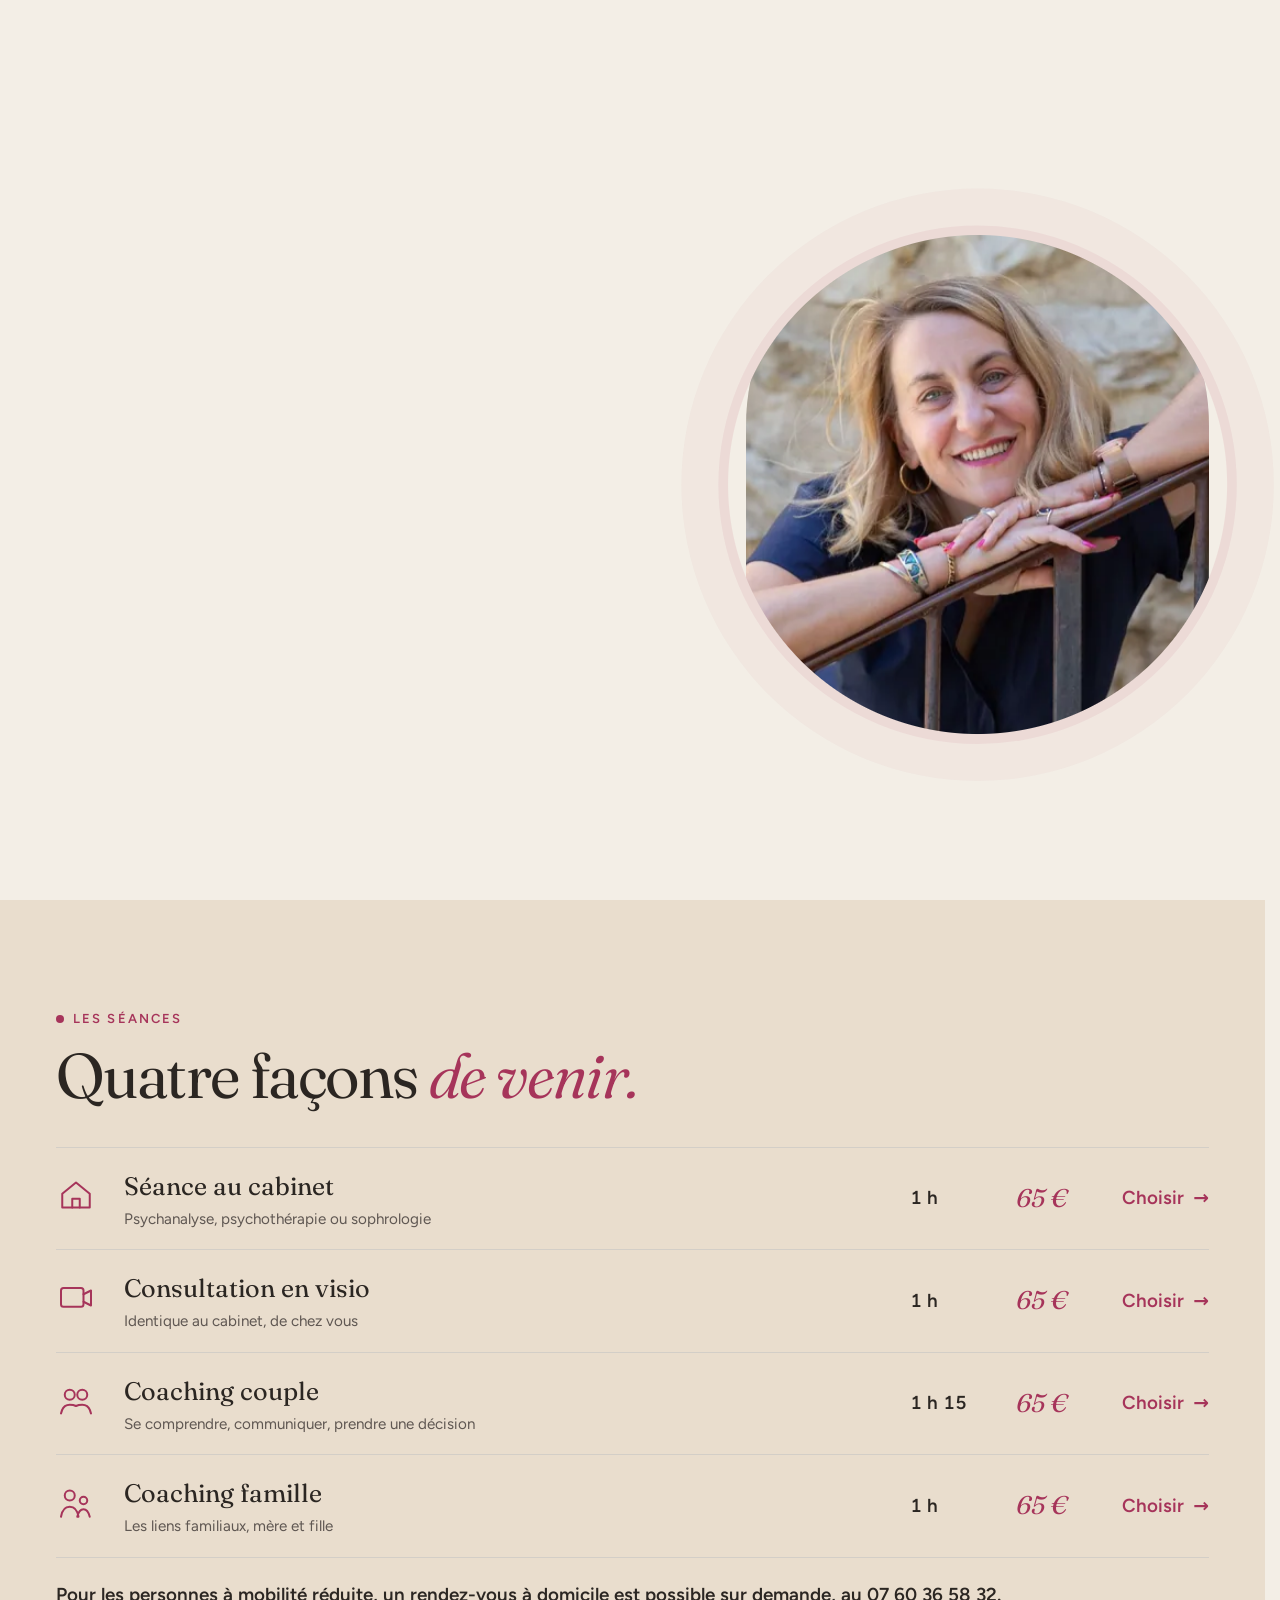
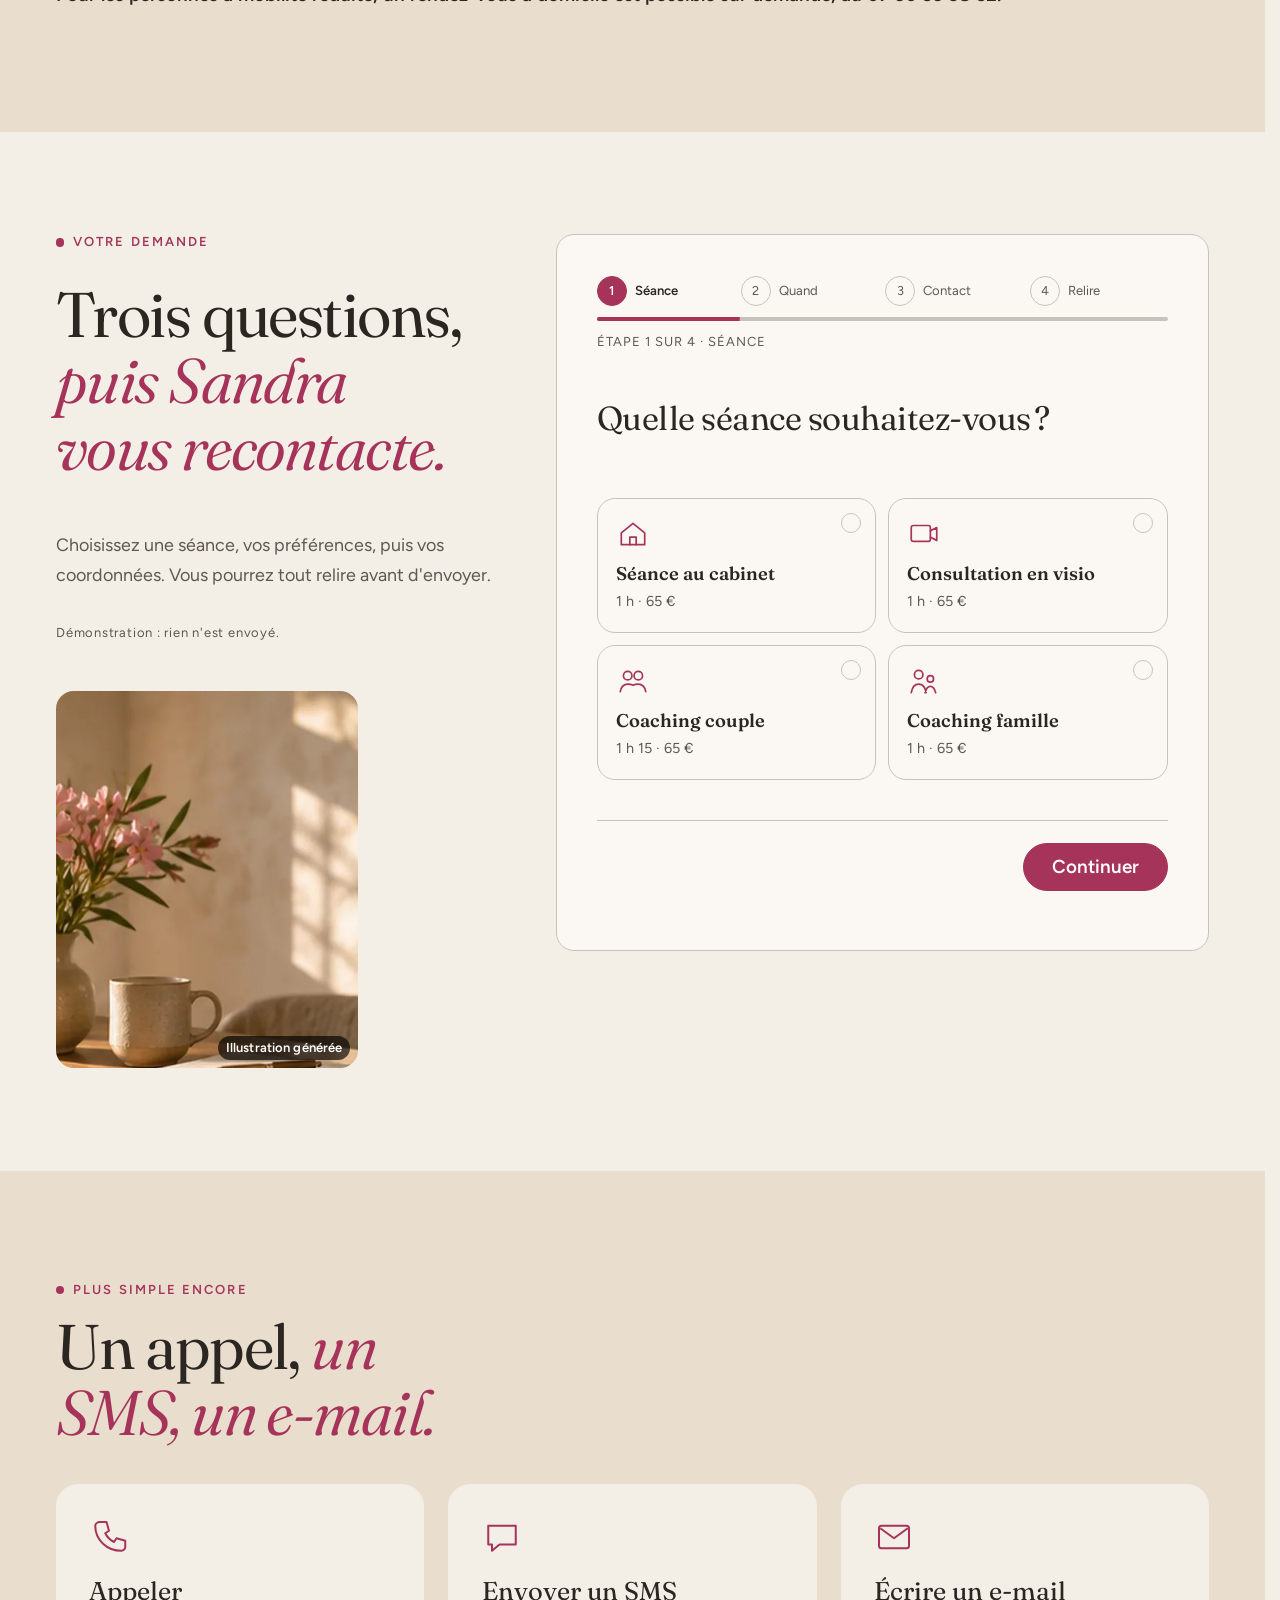
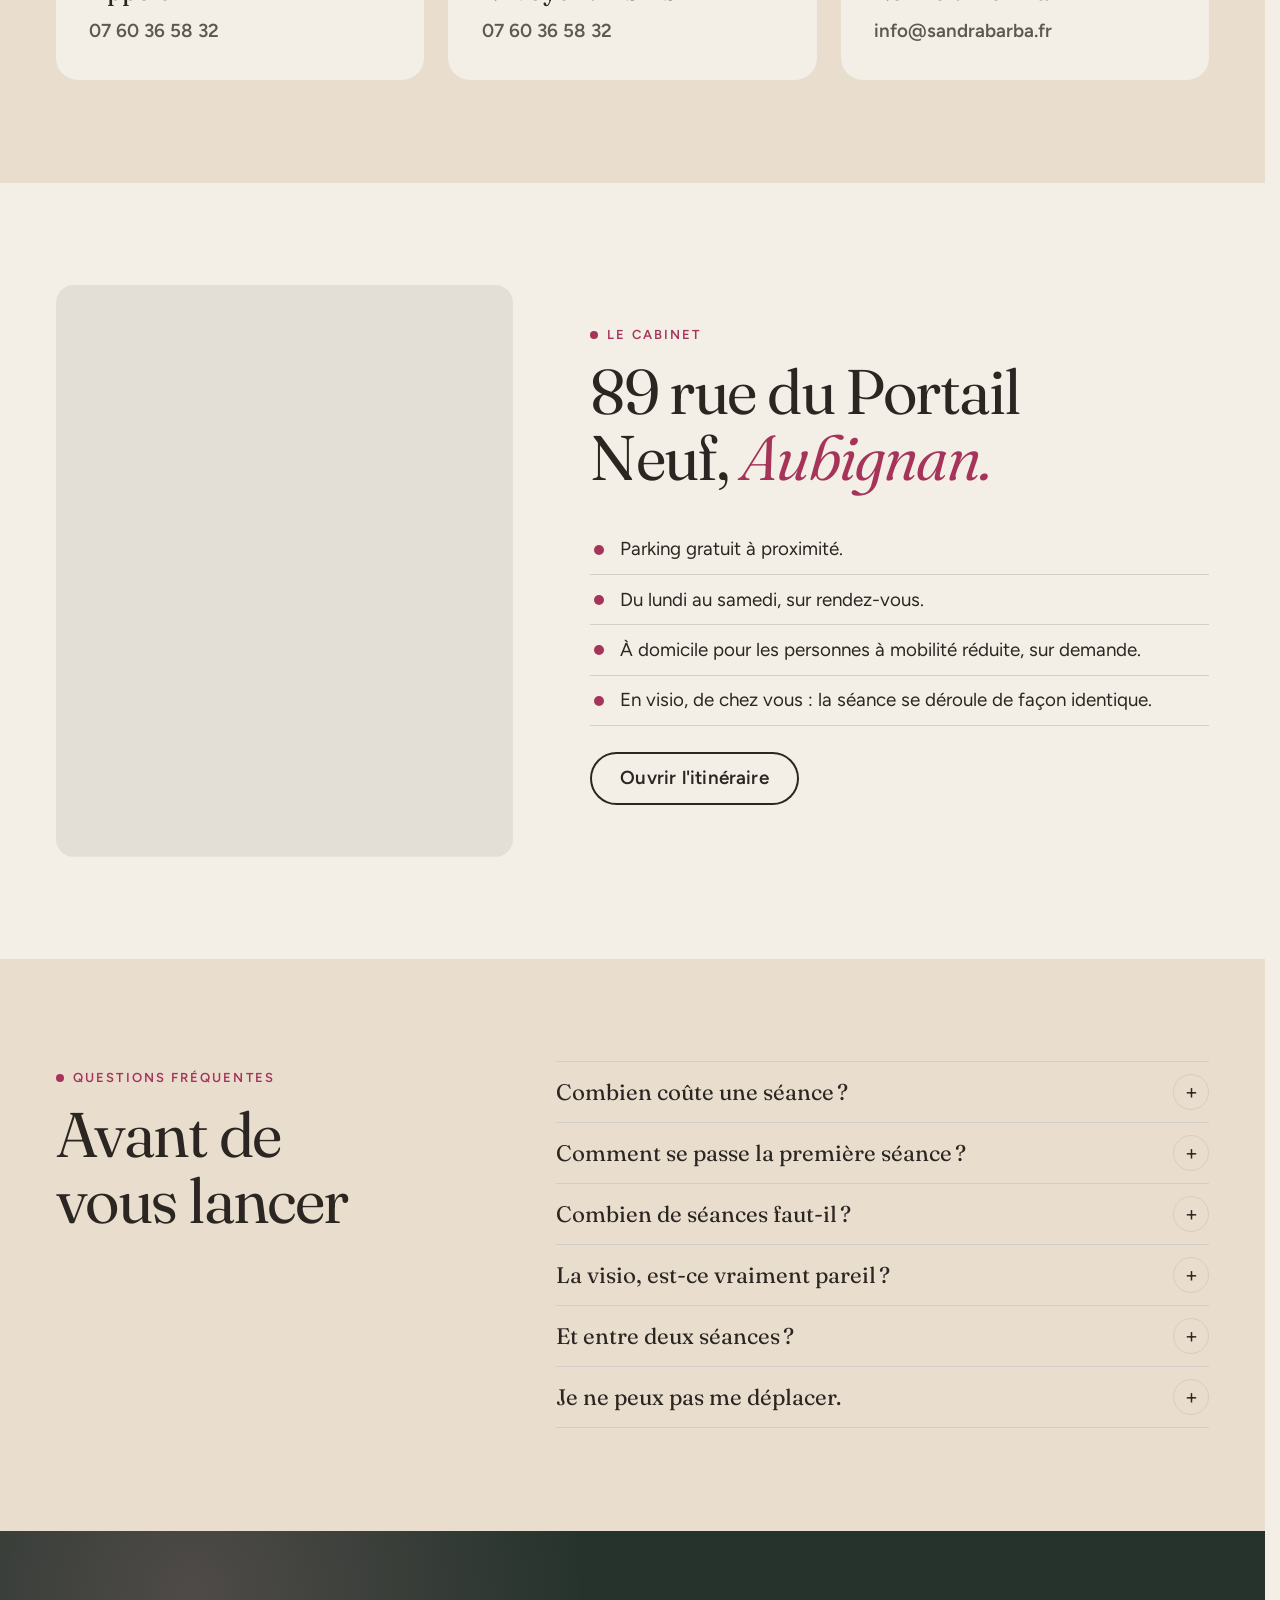
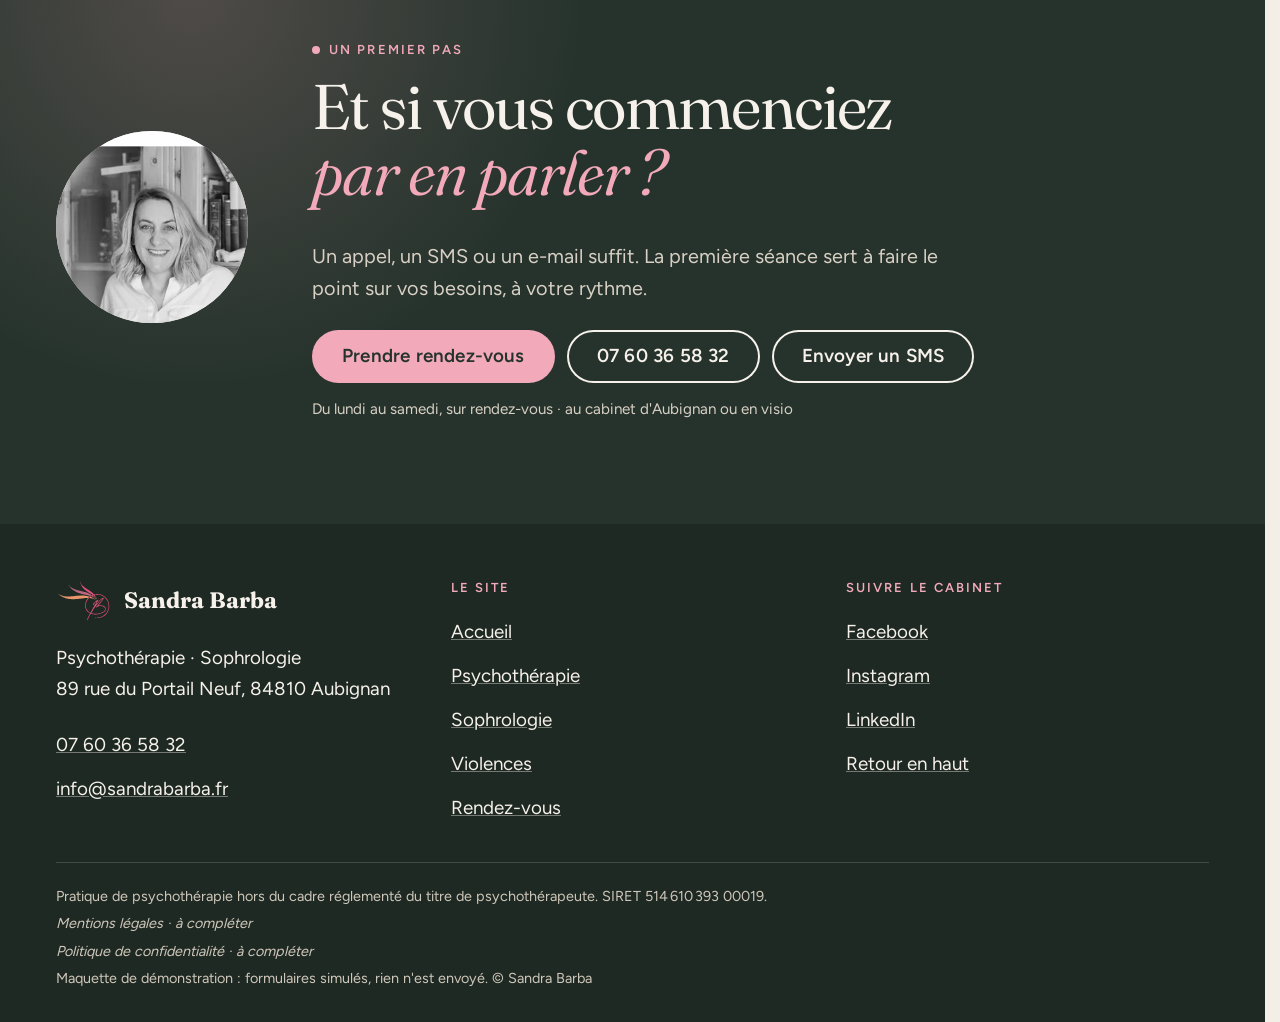
<file: rendez-vous.html>
<!doctype html>
<html lang="fr" data-v="2" data-curseur>
<head>
<meta charset="utf-8">
<meta name="viewport" content="width=device-width, initial-scale=1, viewport-fit=cover">
<title>Prendre rendez-vous : Sandra Barba, Aubignan et visio</title>
<meta name="description" content="Séance d&#39;une heure à 65 €, au cabinet d&#39;Aubignan ou en visio, du lundi au samedi sur rendez-vous. Demande en trois étapes, téléphone, SMS et accès.">
<meta name="robots" content="noindex, nofollow">
<link rel="canonical" href="https://sandrabarba-2-maquette.vercel.app/rendez-vous">
<style>:root{--fond:#F3EEE6;--texte:#2B2622;--voile-fond:#26332C;--ouverture-fond:#F3EEE6;--menu-fond:#F3EEE6}:root { --entete-h: 72px; --barres-h: 0px; } html { background: var(--fond); color: var(--texte); scrollbar-gutter: stable; } body { margin: 0; background: var(--fond); } html.js:not(.secours):not([data-arrivee="retour"]) [data-anime] { opacity: 0; } html.js:not(.secours):not([data-arrivee="retour"]) [data-anime].vu { opacity: 1; } [data-voile] { position: fixed; inset: 0; z-index: 900; background: var(--voile-fond); transform: translateY(100%); visibility: hidden; pointer-events: none; } html[data-arrivee="voile"]:not(.voile-leve):not(.secours) [data-voile] { transform: none; visibility: visible; } html.secours [data-voile] { visibility: hidden !important; } .ouverture-panneau { position: fixed; inset: 0; z-index: 850; display: none; place-content: center; justify-items: center; background: var(--ouverture-fond, var(--voile-fond)); color: var(--fond); text-align: center; } html.js[data-arrivee="intro"]:not(.secours):not(.intro-finie) .ouverture-panneau { display: grid; } html.defilement-bloque, html.defilement-bloque body, html.js[data-arrivee="intro"]:not(.secours):not(.intro-finie), html.js[data-arrivee="intro"]:not(.secours):not(.intro-finie) body, html[data-arrivee="voile"]:not(.voile-leve):not(.secours), html[data-arrivee="voile"]:not(.voile-leve):not(.secours) body { overflow: hidden; } html.js[data-arrivee="intro"]:not(.secours):not(.intro-finie) { background-color: var(--ouverture-fond, var(--voile-fond)); } html[data-arrivee="voile"]:not(.voile-leve):not(.secours) { background-color: var(--voile-fond); }</style>
<script>(function () {
var d = document.documentElement, ss = null, ls = null;
try { ss = window.sessionStorage; ls = window.localStorage; } catch (e) {}
d.classList.add('js');
var nav = performance.getEntriesByType ? performance.getEntriesByType('navigation')[0] : null;
var type = nav ? nav.type : 'navigate';
var depart = null;
try { depart = JSON.parse(ss.getItem('socle:depart') || 'null'); ss.removeItem('socle:depart'); } catch (e) {}
if (depart && !(Date.now() - depart.t < 15000)) depart = null;
var mode = type === 'back_forward' ? 'retour' : type === 'reload' ? 'intro' : depart ? 'voile' : 'intro';
d.setAttribute('data-arrivee', mode);
if (mode === 'voile' && depart.couleur) d.style.setProperty('--voile-fond', depart.couleur);
if (type === 'reload' && 'scrollRestoration' in history) {
history.scrollRestoration = 'manual';
}
try {
var choisie = ls && ls.getItem('socle:langue');
var langue = (d.lang || '').slice(0, 2);
if (choisie && choisie !== langue && type === 'navigate' && !depart) {
var alt = document.querySelector('link[rel="alternate"][hreflang="' + choisie + '"]');
if (alt) location.replace(new URL(alt.href).pathname + location.search + location.hash);
}
} catch (e) {}
setTimeout(function () { if (!d.classList.contains('demarre')) d.classList.add('secours'); }, 2000);
})();</script>
<link rel="preload" href="/assets/fonts/fraunces.woff2" as="font" type="font/woff2" crossorigin>
<link rel="preload" href="/assets/fonts/figtree.woff2" as="font" type="font/woff2" crossorigin>
<link rel="stylesheet" href="/assets/css/socle.css?v=2">
<link rel="stylesheet" href="/assets/css/site.css?v=2">
<link rel="modulepreload" href="/assets/js/site.js?v=2">
<link rel="modulepreload" href="/assets/js/socle/index.js?v=2">
<script src="/assets/vendor/gsap.min.js" defer></script>
<script src="/assets/vendor/ScrollTrigger.min.js" defer></script>
<script src="/assets/vendor/SplitText.min.js" defer></script>
<script type="module" src="/assets/js/site.js?v=2"></script>
<meta name="theme-color" content="#F3EEE6">
<link rel="icon" href="/assets/images/favicon.svg" type="image/svg+xml">
<link rel="apple-touch-icon" href="/assets/images/apple-touch-icon.png">
<meta property="og:type" content="website">
<meta property="og:site_name" content="Sandra Barba">
<meta property="og:locale" content="fr_FR">
<meta property="og:title" content="Prendre rendez-vous : Sandra Barba, Aubignan et visio">
<meta property="og:description" content="Séance d&#39;une heure à 65 €, au cabinet d&#39;Aubignan ou en visio, du lundi au samedi sur rendez-vous. Demande en trois étapes, téléphone, SMS et accès.">
<meta property="og:url" content="https://sandrabarba-2-maquette.vercel.app/rendez-vous">
<meta property="og:image" content="https://sandrabarba-2-maquette.vercel.app/assets/partage/rendez-vous-fr.jpg">
<meta property="og:image:width" content="1200">
<meta property="og:image:height" content="630">
<meta property="og:image:alt" content="Sandra Barba souriante, page Rendez-vous">
<meta name="twitter:card" content="summary_large_image">
<script type="application/ld+json">{"@context":"https://schema.org","@type":"LocalBusiness","name":"Cabinet Sandra Barba, psychothérapie et sophrologie","description":"Psychothérapie, sophrologie, coaching de couple et de famille, à Aubignan et en visio, depuis 2005.","telephone":"+33760365832","email":"info@sandrabarba.fr","address":{"@type":"PostalAddress","streetAddress":"89 rue du Portail Neuf","postalCode":"84810","addressLocality":"Aubignan","addressCountry":"FR"},"priceRange":"65 €","sameAs":["https://www.facebook.com/psrcom","https://www.instagram.com/cabinet_psrcom/","https://www.linkedin.com/in/sandra-barba-37282977/"]}</script>
</head>
<body id="haut">
<div data-voile data-forme="vague" aria-hidden="true"><svg class="voile-vague voile-vague--haut" viewBox="0 0 1440 120" preserveAspectRatio="none" aria-hidden="true"><path d="M0 120 C 240 20 480 20 720 70 S 1200 130 1440 40 V 120 H 0 Z"/></svg><svg class="voile-vague voile-vague--bas" viewBox="0 0 1440 120" preserveAspectRatio="none" aria-hidden="true"><path d="M0 0 C 240 100 480 100 720 50 S 1200 -10 1440 80 V 0 H 0 Z"/></svg><div class="voile-contenu"><img src="/assets/images/logo-clair.svg" alt="" width="64" height="47"><span data-voile-libelle>Rendez-vous</span></div></div>
<div class="ouverture-panneau" data-ouverture aria-hidden="true">
  <div class="ouverture-souffle" data-ouverture-objet><span class="ouverture-mot ouverture-mot--in">Inspirez</span><span class="ouverture-mot ouverture-mot--out">Soufflez</span></div>
  <p class="ouverture-nom">Sandra Barba</p>
  <p class="ouverture-ligne">Psychothérapie · Sophrologie</p>
</div>
<a class="evitement" href="#contenu">Aller au contenu</a>
<header data-entete>
  <div class="entete-rangee">
    <a class="entete-logo" href="/" data-libelle="Accueil">
      <img src="/assets/images/logo.svg" alt="" width="44" height="32"><span class="entete-nom">Sandra Barba<small>Psychothérapie · Sophrologie</small></span>
    </a>
    <nav data-nav aria-label="Navigation principale">
      <ul><li><a href="/psychotherapie" data-libelle="Psychothérapie">Psychothérapie</a></li><li><a href="/sophrologie" data-libelle="Sophrologie">Sophrologie</a></li><li><a href="/violences" data-libelle="Violences">Violences</a></li><li><a href="/rendez-vous" data-libelle="Rendez-vous" aria-current="page">Rendez-vous</a></li></ul>
    </nav>
    <div class="entete-actions">
      <a class="bouton" href="/rendez-vous#demande" data-libelle="Rendez-vous">Prendre rendez-vous</a>
      <button type="button" data-menu-bouton aria-controls="menu" aria-expanded="false" data-libelle-ouvrir="Menu" data-libelle-fermer="Fermer"><span data-libelle-bouton>Menu</span></button>
      <a class="menu-sansjs" href="#menu" data-menu-lien>Menu</a>
    </div>
  </div>
</header>
<script>/* Avant le premier affichage : rangées de la navigation (même règle que ajusterNav dans assets/js/socle/entete.js)
   et hauteur réelle de l'en-tête, pour que rien ne saute quand le JavaScript du site prend la main. */
(function () {
  var h = document.documentElement, u = document.querySelector('[data-nav] ul'), e = document.querySelector('[data-entete]');
  if (u) {
    var deborde = function () { return u.scrollWidth > u.clientWidth + 1; }, c = deborde();
    if (c && window.matchMedia('(min-width: 900px)').matches) {
      h.classList.add('nav-deux-rangees'); c = deborde();
      if (c) { h.classList.add('nav-deux-lignes'); var a = u.querySelector('a'); c = !a || u.getBoundingClientRect().height > a.getBoundingClientRect().height * 2.5; }
      if (c) h.classList.remove('nav-deux-rangees', 'nav-deux-lignes');
    }
    if (c) h.classList.add('nav-compacte');
  }
  if (e) h.style.setProperty('--entete-h', Math.round(e.getBoundingClientRect().height) + 'px');
})();</script>
<span id="menu-ferme" aria-hidden="true"></span>
<div id="menu" data-menu role="dialog" aria-modal="true" aria-label="Menu">
  <p class="menu-sansjs-fermer"><a href="#menu-ferme">Fermer</a></p>
  <ul><li style="--i:0"><a href="/" class="menu-lien" data-libelle="Accueil">Accueil</a></li><li style="--i:1"><a href="/psychotherapie" class="menu-lien" data-libelle="Psychothérapie">Psychothérapie</a></li><li style="--i:2"><a href="/sophrologie" class="menu-lien" data-libelle="Sophrologie">Sophrologie</a></li><li style="--i:3"><a href="/violences" class="menu-lien" data-libelle="Violences">Violences</a></li><li style="--i:4"><a href="/rendez-vous" class="menu-lien" data-libelle="Rendez-vous" aria-current="page">Rendez-vous</a></li></ul>
  <p><a class="bouton" href="tel:+33760365832">Appeler 07 60 36 58 32</a></p>
</div>
<main id="contenu" tabindex="-1">
<section class="hero hero-prix" id="debut">
  <div class="hx-texte">
    <p class="surtitre" data-anime="gsap"><span class="ouv-suite">Prendre rendez-vous</span></p>
    <h1 class="hx-titre" data-anime="gsap"><span class="ligne-masque"><span class="ouv-ligne">Une heure</span></span><span class="ligne-masque"><span class="ouv-ligne"><em>pour vous.</em></span></span></h1>
    <p class="hx-prix" data-anime="gsap" data-info-cle><span class="ouv-suite"><strong data-prix>65 €</strong><span>la séance d&#39;une heure, au cabinet d&#39;Aubignan ou en visio</span></span></p>
    <p class="hero-actions" data-anime="gsap"><span class="ouv-suite hero-boutons"><a class="bouton" href="#demande" data-action-principale data-survol="magnetique">Faire une demande</a><a class="bouton bouton--contour" href="tel:+33760365832">07 60 36 58 32</a></span></p>
    <p class="hero-info masque-ecran-tres-bas" data-anime="gsap"><span class="ouv-suite">Du lundi au samedi, sur rendez-vous</span></p>
  </div>
  <figure class="media hx-media" data-fx="parallaxe" data-fx-force="6" data-iris-centre style="--cadrage:50% 50%">
  <picture>
    <img src="/assets/images/sandra-rampe-portrait-960.webp" srcset="/assets/images/sandra-rampe-portrait-480.webp 480w, /assets/images/sandra-rampe-portrait-640.webp 640w, /assets/images/sandra-rampe-portrait-960.webp 960w" sizes="(max-width: 760px) 50vw, 36vw" alt="Sandra Barba souriante, appuyée à une rampe en fer forgé" width="960" height="1200" fetchpriority="high" loading="eager" decoding="async">
  </picture>
</figure>
</section>
<section class="section seances fond-argile" id="seances">
  <div class="conteneur">
    <p class="surtitre">Les séances</p>
    <h2 class="titre-section" data-anime="lignes">Quatre façons <em>de venir.</em></h2>
    <ul class="seances-liste" data-anime="cascade" data-visuel>
      <li class="seance-ligne">
        <span class="sl-icone"><svg class="fpe__icone" viewBox="0 0 32 32" aria-hidden="true"><path d="M5 15 16 6l11 9v11H5z"/><path d="M13 26v-7h6v7"/></svg></span>
        <span class="sl-titre"><strong>Séance au cabinet</strong><span>Psychanalyse, psychothérapie ou sophrologie</span></span>
        <span class="sl-duree">1 h</span>
        <span class="sl-prix" data-prix>65 €</span>
        <a class="lien-fleche" href="?seance=cabinet#demande" data-seance="cabinet" data-sans-transition>Choisir<span class="visuellement-cache"> : Séance au cabinet</span></a>
      </li><li class="seance-ligne">
        <span class="sl-icone"><svg class="fpe__icone" viewBox="0 0 32 32" aria-hidden="true"><rect x="4" y="8" width="18" height="15" rx="2"/><path d="m22 13 6-3v12l-6-3"/></svg></span>
        <span class="sl-titre"><strong>Consultation en visio</strong><span>Identique au cabinet, de chez vous</span></span>
        <span class="sl-duree">1 h</span>
        <span class="sl-prix" data-prix>65 €</span>
        <a class="lien-fleche" href="?seance=visio#demande" data-seance="visio" data-sans-transition>Choisir<span class="visuellement-cache"> : Consultation en visio</span></a>
      </li><li class="seance-ligne">
        <span class="sl-icone"><svg class="fpe__icone" viewBox="0 0 32 32" aria-hidden="true"><circle cx="11" cy="11" r="4"/><circle cx="21" cy="11" r="4"/><path d="M4 26c1-5 4-7 7-7s5 1 5 1 2-1 5-1 6 2 7 7"/></svg></span>
        <span class="sl-titre"><strong>Coaching couple</strong><span>Se comprendre, communiquer, prendre une décision</span></span>
        <span class="sl-duree">1 h 15</span>
        <span class="sl-prix" data-prix>65 €</span>
        <a class="lien-fleche" href="?seance=couple#demande" data-seance="couple" data-sans-transition>Choisir<span class="visuellement-cache"> : Coaching couple</span></a>
      </li><li class="seance-ligne">
        <span class="sl-icone"><svg class="fpe__icone" viewBox="0 0 32 32" aria-hidden="true"><circle cx="11" cy="10" r="4"/><circle cx="22" cy="14" r="3"/><path d="M4 27c1-6 4-8 7-8s6 2 7 8M17 27c1-4 3-6 5-6s4 2 5 6"/></svg></span>
        <span class="sl-titre"><strong>Coaching famille</strong><span>Les liens familiaux, mère et fille</span></span>
        <span class="sl-duree">1 h</span>
        <span class="sl-prix" data-prix>65 €</span>
        <a class="lien-fleche" href="?seance=famille#demande" data-seance="famille" data-sans-transition>Choisir<span class="visuellement-cache"> : Coaching famille</span></a>
      </li>
    </ul>
    <p class="seances-note" data-anime>Pour les personnes à mobilité réduite, un rendez-vous à domicile est possible sur demande, au 07 60 36 58 32.</p>
  </div>
</section>
<section class="section fpe demande" id="demande" data-module="formulaire-par-etapes">
  <div class="conteneur demande-grille">
    <div class="fpe__tete">
      <p class="surtitre">Votre demande</p>
      <h2 class="titre-section" data-anime="lignes">Trois questions, <em>puis Sandra vous recontacte.</em></h2>
      <p class="fpe__intro">Choisissez une séance, vos préférences, puis vos coordonnées. Vous pourrez tout relire avant d&#39;envoyer.</p>
      <p class="fpe__note">Démonstration : rien n&#39;est envoyé.</p>
      <figure class="media demande-media" data-grok data-fx="zoom" style="--cadrage:50% 50%">
  <picture>
    <img src="/assets/images/grok/rdv-bureau-784.webp" srcset="/assets/images/grok/rdv-bureau-480.webp 480w, /assets/images/grok/rdv-bureau-640.webp 640w, /assets/images/grok/rdv-bureau-784.webp 784w" sizes="(max-width: 760px) 90vw, 30vw" alt="Un carnet fermé et un brin d&#39;olivier sur un bureau clair" width="784" height="980" loading="lazy" decoding="async">
  </picture><figcaption class="mention-ia">Illustration générée</figcaption>
</figure>
    </div>
    <div class="fpe__carton">
      <form class="fpe__form" action="mailto:info@sandrabarba.fr" method="post" enctype="text/plain" novalidate>
        <div class="fpe__progression">
          <ol class="fpe__reperes" aria-label="Progression"></ol>
          <div class="fpe__barre" aria-hidden="true"><span></span></div>
          <p class="fpe__etat" aria-live="polite"></p>
        </div>
        <fieldset class="fpe__etape" data-etape="Séance">
          <legend class="fpe__legende"><h3 class="fpe__titre">Quelle séance souhaitez-vous ?</h3></legend>
          <div class="fpe__groupe fpe__cartes" data-libelle="Séance">
            <label class="fpe__carte"><input type="radio" name="seance" value="cabinet" required><svg class="fpe__icone" viewBox="0 0 32 32" aria-hidden="true"><path d="M5 15 16 6l11 9v11H5z"/><path d="M13 26v-7h6v7"/></svg><span class="fpe__carte-titre">Séance au cabinet</span><span class="fpe__carte-texte">1 h · 65 €</span></label><label class="fpe__carte"><input type="radio" name="seance" value="visio"><svg class="fpe__icone" viewBox="0 0 32 32" aria-hidden="true"><rect x="4" y="8" width="18" height="15" rx="2"/><path d="m22 13 6-3v12l-6-3"/></svg><span class="fpe__carte-titre">Consultation en visio</span><span class="fpe__carte-texte">1 h · 65 €</span></label><label class="fpe__carte"><input type="radio" name="seance" value="couple"><svg class="fpe__icone" viewBox="0 0 32 32" aria-hidden="true"><circle cx="11" cy="11" r="4"/><circle cx="21" cy="11" r="4"/><path d="M4 26c1-5 4-7 7-7s5 1 5 1 2-1 5-1 6 2 7 7"/></svg><span class="fpe__carte-titre">Coaching couple</span><span class="fpe__carte-texte">1 h 15 · 65 €</span></label><label class="fpe__carte"><input type="radio" name="seance" value="famille"><svg class="fpe__icone" viewBox="0 0 32 32" aria-hidden="true"><circle cx="11" cy="10" r="4"/><circle cx="22" cy="14" r="3"/><path d="M4 27c1-6 4-8 7-8s6 2 7 8M17 27c1-4 3-6 5-6s4 2 5 6"/></svg><span class="fpe__carte-titre">Coaching famille</span><span class="fpe__carte-texte">1 h · 65 €</span></label>
          </div>
        </fieldset>
        <fieldset class="fpe__etape" data-etape="Quand">
          <legend class="fpe__legende"><h3 class="fpe__titre">Quand seriez-vous disponible ?</h3></legend>
          <fieldset class="fpe__groupe" data-min="1" data-libelle="Jours">
            <legend class="fpe__groupe-titre">Les jours qui vous conviennent <i aria-hidden="true">*</i></legend>
            <div class="fpe__puces"><label class="fpe__puce"><input type="checkbox" name="jours" value="Lundi"><span class="fpe__choix-texte">Lundi</span></label><label class="fpe__puce"><input type="checkbox" name="jours" value="Mardi"><span class="fpe__choix-texte">Mardi</span></label><label class="fpe__puce"><input type="checkbox" name="jours" value="Mercredi"><span class="fpe__choix-texte">Mercredi</span></label><label class="fpe__puce"><input type="checkbox" name="jours" value="Jeudi"><span class="fpe__choix-texte">Jeudi</span></label><label class="fpe__puce"><input type="checkbox" name="jours" value="Vendredi"><span class="fpe__choix-texte">Vendredi</span></label><label class="fpe__puce"><input type="checkbox" name="jours" value="Samedi"><span class="fpe__choix-texte">Samedi</span></label></div>
          </fieldset>
          <fieldset class="fpe__groupe" data-libelle="Moment">
            <legend class="fpe__groupe-titre">Le moment de la journée</legend>
            <div class="fpe__puces">
              <label class="fpe__puce"><input type="radio" name="moment" value="Le matin"><span class="fpe__choix-texte">Le matin</span></label>
              <label class="fpe__puce"><input type="radio" name="moment" value="L&#39;après-midi"><span class="fpe__choix-texte">L&#39;après-midi</span></label>
              <label class="fpe__puce"><input type="radio" name="moment" value="En fin de journée"><span class="fpe__choix-texte">En fin de journée</span></label>
              <label class="fpe__puce"><input type="radio" name="moment" value="Peu importe" checked><span class="fpe__choix-texte">Peu importe</span></label>
            </div>
          </fieldset>
        </fieldset>
        <fieldset class="fpe__etape" data-etape="Contact">
          <legend class="fpe__legende"><h3 class="fpe__titre">Comment vous joindre ?</h3></legend>
          <div class="fpe__grille">
            <div class="fpe__champ"><label for="f-prenom">Prénom <i aria-hidden="true">*</i></label><input id="f-prenom" name="prenom" autocomplete="given-name" required></div>
            <div class="fpe__champ"><label for="f-tel">Téléphone <i aria-hidden="true">*</i></label><input id="f-tel" name="tel" type="tel" inputmode="tel" autocomplete="tel" pattern="[0-9 +().-]{8,20}" required></div>
            <div class="fpe__champ"><label for="f-email">E-mail</label><input id="f-email" name="email" type="email" autocomplete="email"></div>
          </div>
          <fieldset class="fpe__groupe" data-libelle="Recontacter par">
            <legend class="fpe__groupe-titre">Être recontacté·e par</legend>
            <div class="fpe__puces">
              <label class="fpe__puce"><input type="radio" name="par" value="Téléphone" checked><span class="fpe__choix-texte">Téléphone</span></label>
              <label class="fpe__puce"><input type="radio" name="par" value="SMS"><span class="fpe__choix-texte">SMS</span></label>
              <label class="fpe__puce"><input type="radio" name="par" value="E-mail"><span class="fpe__choix-texte">E-mail</span></label>
            </div>
          </fieldset>
          <div class="fpe__champ"><label for="f-message">Un mot, si vous le souhaitez</label><textarea id="f-message" name="message" rows="3" placeholder="Rien n&#39;est obligatoire ici"></textarea></div>
          <label class="fpe__case"><input type="checkbox" name="accord" value="oui" required data-libelle="Accord" data-hors-recap><span class="fpe__choix-texte">J&#39;accepte que ces informations servent uniquement à répondre à ma demande. <i aria-hidden="true">*</i></span></label>
          <p class="fpe__aide mention-donnees">Vos données restent à l'usage exclusif du cabinet. <span class="a-completer">Politique de confidentialité : à compléter</span>. Les champs marqués d&#39;un astérisque sont obligatoires.</p>
        </fieldset>
        <fieldset class="fpe__etape" data-etape="Relire" data-recap>
          <legend class="fpe__legende"><h3 class="fpe__titre">Tout est juste ?</h3></legend>
          <div class="fpe__recap"><p>Le récapitulatif de vos réponses s&#39;affiche ici.</p></div>
        </fieldset>
        <div class="fpe__nav">
          <button class="fpe__bouton fpe__bouton--ligne" type="button" data-precedent>Retour</button>
          <button class="fpe__bouton" type="button" data-suivant data-retour="Revenir au récapitulatif">Continuer</button>
          <button class="fpe__bouton" type="submit">Envoyer la demande</button>
        </div>
      </form>
      <div class="fpe__fin" hidden tabindex="-1">
        <svg class="fpe__coche" viewBox="0 0 64 64" aria-hidden="true"><circle cx="32" cy="32" r="28"/><path d="M20 33l8 8 16-17"/></svg>
        <h3>Merci, votre demande est prête.</h3>
        <p data-resume></p>
        <p>Démonstration : rien n&#39;a été envoyé. Sur le site en ligne, Sandra Barba recevrait votre demande et vous recontacterait par le moyen choisi.</p>
        <div class="fpe__fin-actions">
          <a class="fpe__bouton" href="mailto:info@sandrabarba.fr" data-mailto hidden>L&#39;envoyer par e-mail</a>
          <button class="fpe__bouton fpe__bouton--ligne" type="button" data-recommencer>Nouvelle demande</button>
        </div>
      </div>
    </div>
  </div>
</section>
<section class="section direct fond-argile" id="contact">
  <div class="conteneur">
    <p class="surtitre">Plus simple encore</p>
    <h2 class="titre-section" data-anime="lignes">Un appel, <em>un SMS, un e-mail.</em></h2>
    <ul class="direct-grille" data-anime="cascade" data-visuel>
      <li><a class="direct-carte" href="tel:+33760365832"><svg viewBox="0 0 32 32" aria-hidden="true"><path d="M9 4h5l2 7-3 2c1.5 3 4 5.5 7 7l2-3 7 2v5c0 1.5-1.5 3-3 3C14 27 5 18 5 7c0-1.5 1.5-3 4-3z"/></svg><span class="direct-titre">Appeler</span><span>07 60 36 58 32</span></a></li>
      <li><a class="direct-carte" href="sms:+33760365832"><svg viewBox="0 0 32 32" aria-hidden="true"><path d="M5 7h22v15H14l-6 5v-5H5z"/></svg><span class="direct-titre">Envoyer un SMS</span><span>07 60 36 58 32</span></a></li>
      <li><a class="direct-carte" href="mailto:info@sandrabarba.fr"><svg viewBox="0 0 32 32" aria-hidden="true"><rect x="4" y="7" width="24" height="18" rx="2"/><path d="m5 9 11 8 11-8"/></svg><span class="direct-titre">Écrire un e-mail</span><span>info@sandrabarba.fr</span></a></li>
    </ul>
  </div>
</section>
<section class="section acces" id="acces">
  <div class="conteneur acces-grille">
    <figure class="media acces-media" data-anime="rideau" style="--cadrage:50% 50%">
  <picture>
    <img src="/assets/images/cabinet-photo-800.webp" srcset="/assets/images/cabinet-photo-480.webp 480w, /assets/images/cabinet-photo-640.webp 640w, /assets/images/cabinet-photo-800.webp 800w" sizes="(max-width: 760px) 90vw, 34vw" alt="La pièce du cabinet d&#39;Aubignan : divan gris, fauteuil, tapis rond et poutres blanchies" width="800" height="1000" loading="lazy" decoding="async">
  </picture>
</figure>
    <div>
      <p class="surtitre">Le cabinet</p>
      <h2 class="titre-section" data-anime="lignes">89 rue du Portail Neuf, <em>Aubignan.</em></h2>
      <ul class="acces-liste" data-anime="cascade">
        <li>Parking gratuit à proximité.</li>
        <li>Du lundi au samedi, sur rendez-vous.</li>
        <li>À domicile pour les personnes à mobilité réduite, sur demande.</li>
        <li>En visio, de chez vous : la séance se déroule de façon identique.</li>
      </ul>
      <p data-anime><a class="bouton bouton--contour" href="https://www.google.com/maps/search/?api=1&amp;query=89+rue+du+Portail+Neuf+84810+Aubignan" target="_blank" rel="noopener">Ouvrir l&#39;itinéraire<span class="visuellement-cache"> (s&#39;ouvre dans un nouvel onglet)</span></a></p>
    </div>
  </div>
</section>
<section class="section faq fond-argile" id="questions">
  <div class="conteneur faq-grille">
    <div>
      <p class="surtitre">Questions fréquentes</p>
      <h2 class="titre-section" data-anime="lignes">Avant de vous lancer</h2>
    </div>
    <div class="faq-liste" data-anime="cascade">
      <details class="faq-item"><summary>Combien coûte une séance ?</summary><p>65 € la séance d&#39;une heure, au cabinet comme en visio. Le coaching de couple dure 1 h 15, pour le même prix.</p></details><details class="faq-item"><summary>Comment se passe la première séance ?</summary><p>On fait le point sur vos besoins. Ensemble, vous choisissez ensuite un accompagnement adapté, qui peut évoluer.</p></details><details class="faq-item"><summary>Combien de séances faut-il ?</summary><p>Il n&#39;y a pas de nombre fixé à l&#39;avance : vous restez décisionnaire de vos séances et de leur rythme.</p></details><details class="faq-item"><summary>La visio, est-ce vraiment pareil ?</summary><p>Oui : la consultation en ligne se déroule de façon identique à la séance au cabinet, de chez vous.</p></details><details class="faq-item"><summary>Et entre deux séances ?</summary><p>Sandra Barba reste joignable par SMS et par e-mail, sans supplément.</p></details><details class="faq-item"><summary>Je ne peux pas me déplacer.</summary><p>Pour les personnes à mobilité réduite, un rendez-vous à domicile est possible sur demande, au 07 60 36 58 32.</p></details>
    </div>
  </div>
</section>
<section class="fin fond-olive" id="fin">
  <div class="conteneur fin-grille">
    <figure class="media fin-portrait" data-fx="zoom" style="--cadrage:50% 50%">
  <picture>
    <img src="/assets/images/sandra-bibliotheque-480.webp" srcset="/assets/images/sandra-bibliotheque-320.webp 320w, /assets/images/sandra-bibliotheque-480.webp 480w" sizes="200px" alt="Sandra Barba, portrait en noir et blanc" width="480" height="480" loading="lazy" decoding="async">
  </picture>
</figure>
    <div class="fin-texte">
      <p class="surtitre">Un premier pas</p>
      <h2 class="titre-section" data-anime="lignes">Et si vous commenciez <em>par en parler ?</em></h2>
      <p class="fin-intro" data-anime>Un appel, un SMS ou un e-mail suffit. La première séance sert à faire le point sur vos besoins, à votre rythme.</p>
      <p class="fin-actions" data-anime="cascade">
        <a href="/rendez-vous#demande" class="bouton" data-libelle="Rendez-vous" data-survol="magnetique">Prendre rendez-vous</a>
        <a class="bouton bouton--contour" href="tel:+33760365832" data-survol="magnetique">07 60 36 58 32</a>
        <a class="bouton bouton--contour" href="sms:+33760365832" data-survol="magnetique">Envoyer un SMS</a>
      </p>
      <p class="fin-info">Du lundi au samedi, sur rendez-vous · au cabinet d&#39;Aubignan ou en visio</p>
    </div>
  </div>
  <div class="fin-lueur" aria-hidden="true" data-effet="lueur" data-boucle-css data-audit-ignorer></div>
</section>
</main>
<footer class="pied" id="pied">
  <div class="conteneur pied-grille">
    <div class="pied-marque">
      <p class="pied-logo"><img src="/assets/images/logo-clair.svg" alt="" width="56" height="41"><strong>Sandra Barba</strong></p>
      <p>Psychothérapie · Sophrologie<br>89 rue du Portail Neuf, 84810 Aubignan</p>
      <p><a href="tel:+33760365832">07 60 36 58 32</a><br><a href="mailto:info@sandrabarba.fr">info@sandrabarba.fr</a></p>
    </div>
    <nav aria-label="Le site">
      <p class="pied-titre">Le site</p>
      <ul><li><a href="/" data-libelle="Accueil">Accueil</a></li><li><a href="/psychotherapie" data-libelle="Psychothérapie">Psychothérapie</a></li><li><a href="/sophrologie" data-libelle="Sophrologie">Sophrologie</a></li><li><a href="/violences" data-libelle="Violences">Violences</a></li><li><a href="/rendez-vous" data-libelle="Rendez-vous" aria-current="page">Rendez-vous</a></li></ul>
    </nav>
    <div>
      <p class="pied-titre">Suivre le cabinet</p>
      <ul><li><a href="https://www.facebook.com/psrcom" target="_blank" rel="noopener">Facebook<span class="visuellement-cache"> (s&#39;ouvre dans un nouvel onglet)</span></a></li><li><a href="https://www.instagram.com/cabinet_psrcom/" target="_blank" rel="noopener">Instagram<span class="visuellement-cache"> (s&#39;ouvre dans un nouvel onglet)</span></a></li><li><a href="https://www.linkedin.com/in/sandra-barba-37282977/" target="_blank" rel="noopener">LinkedIn<span class="visuellement-cache"> (s&#39;ouvre dans un nouvel onglet)</span></a></li><li><a href="#haut" data-sans-transition>Retour en haut</a></li></ul>
    </div>
  </div>
  <div class="conteneur pied-bas">
    <p>Pratique de psychothérapie hors du cadre réglementé du titre de psychothérapeute. SIRET 514 610 393 00019.</p>
    <p class="a-completer">Mentions légales · à compléter</p>
    <p class="a-completer">Politique de confidentialité · à compléter</p>
    <p>Maquette de démonstration : formulaires simulés, rien n&#39;est envoyé. © Sandra Barba</p>
  </div>
</footer>
<div data-barre-fixe>
  <a class="bouton bouton--contour" href="tel:+33760365832">Appeler</a>
  <a class="bouton" href="/rendez-vous#demande" data-libelle="Rendez-vous">Rendez-vous</a>
</div>
</body>
</html>
</file>
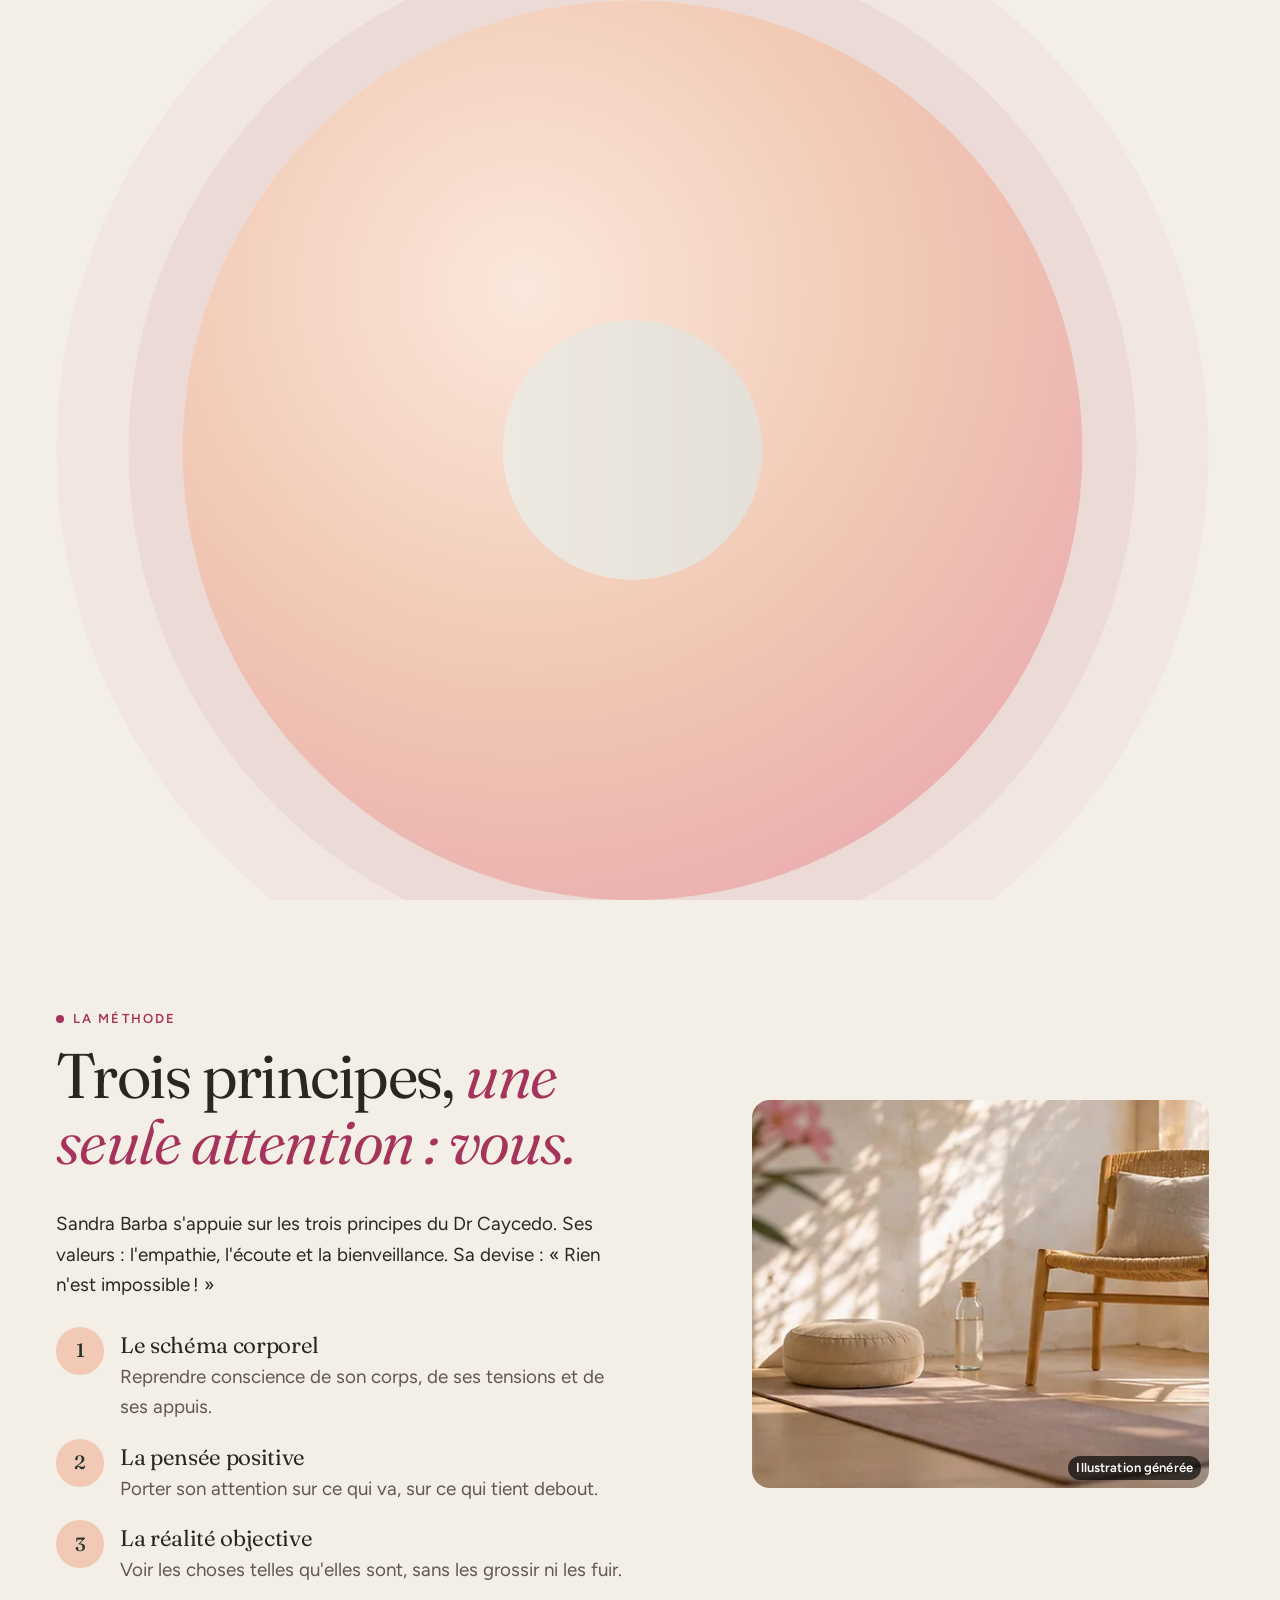
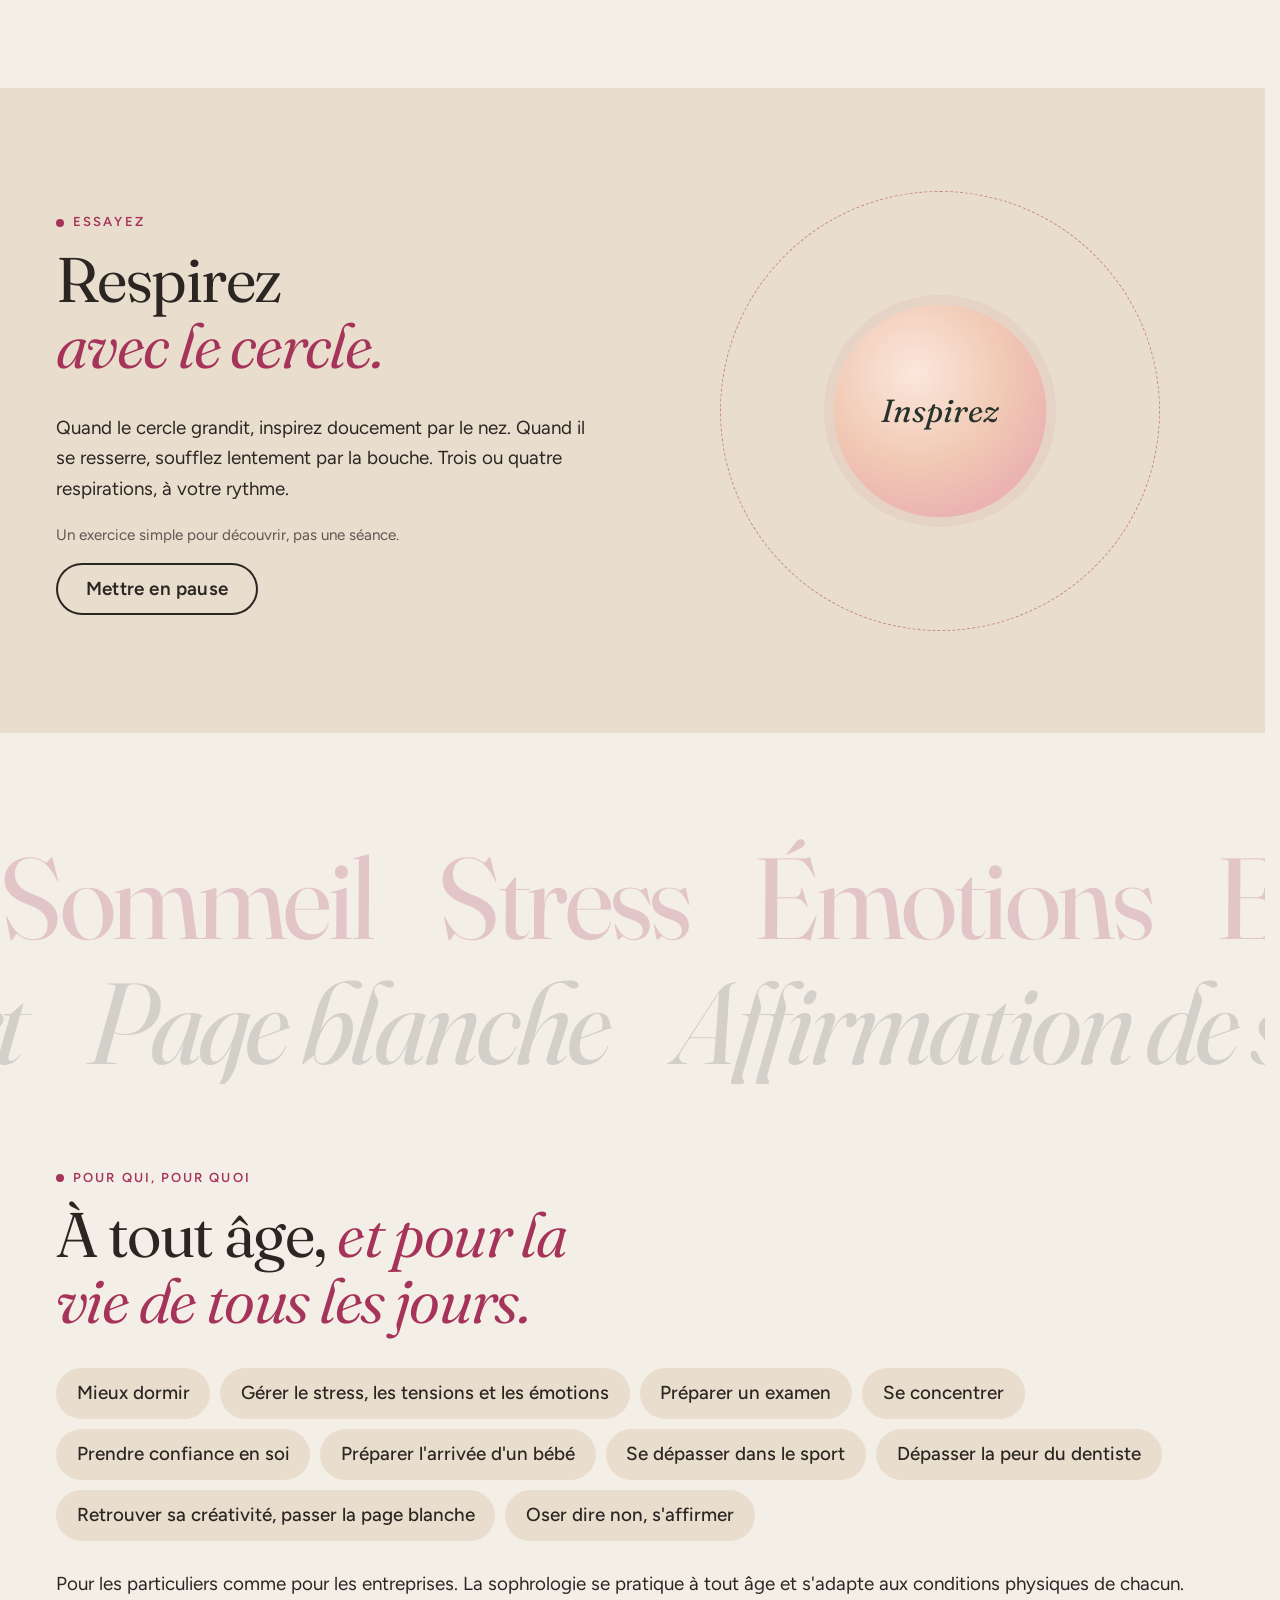
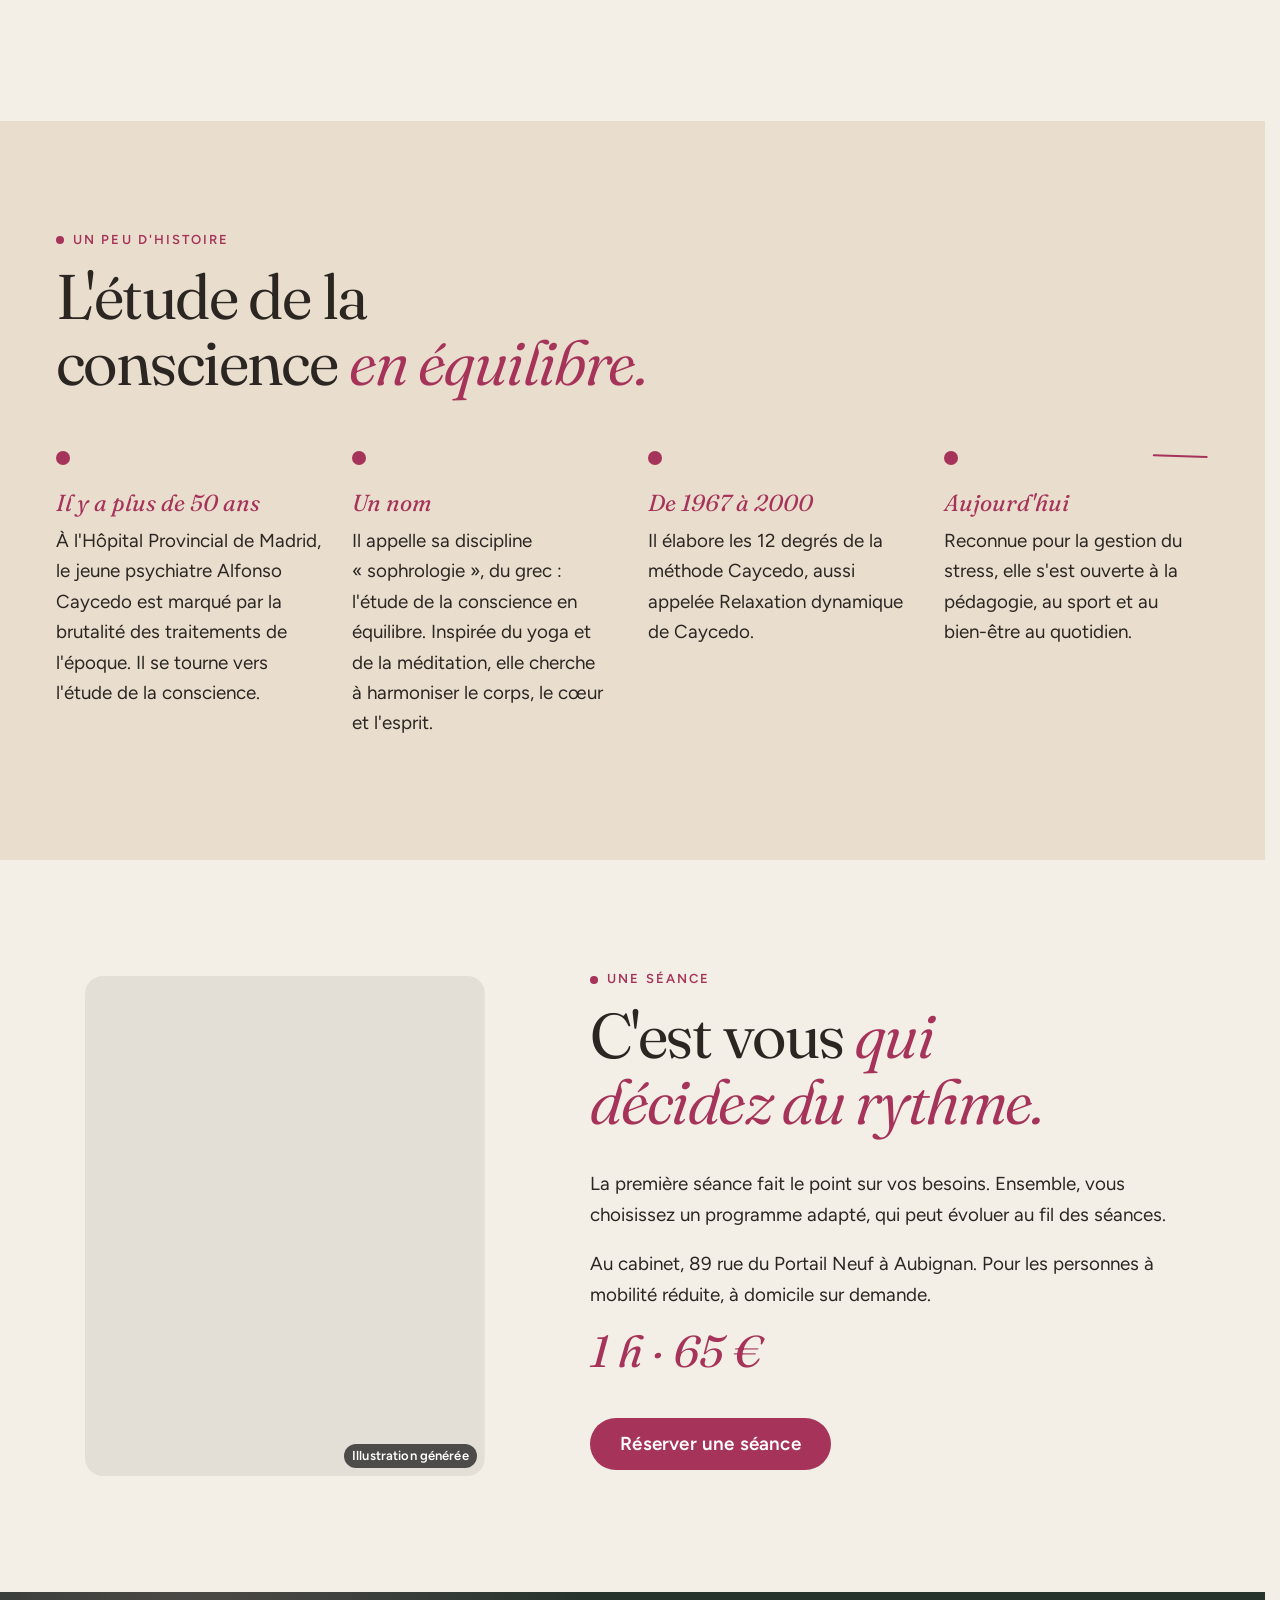
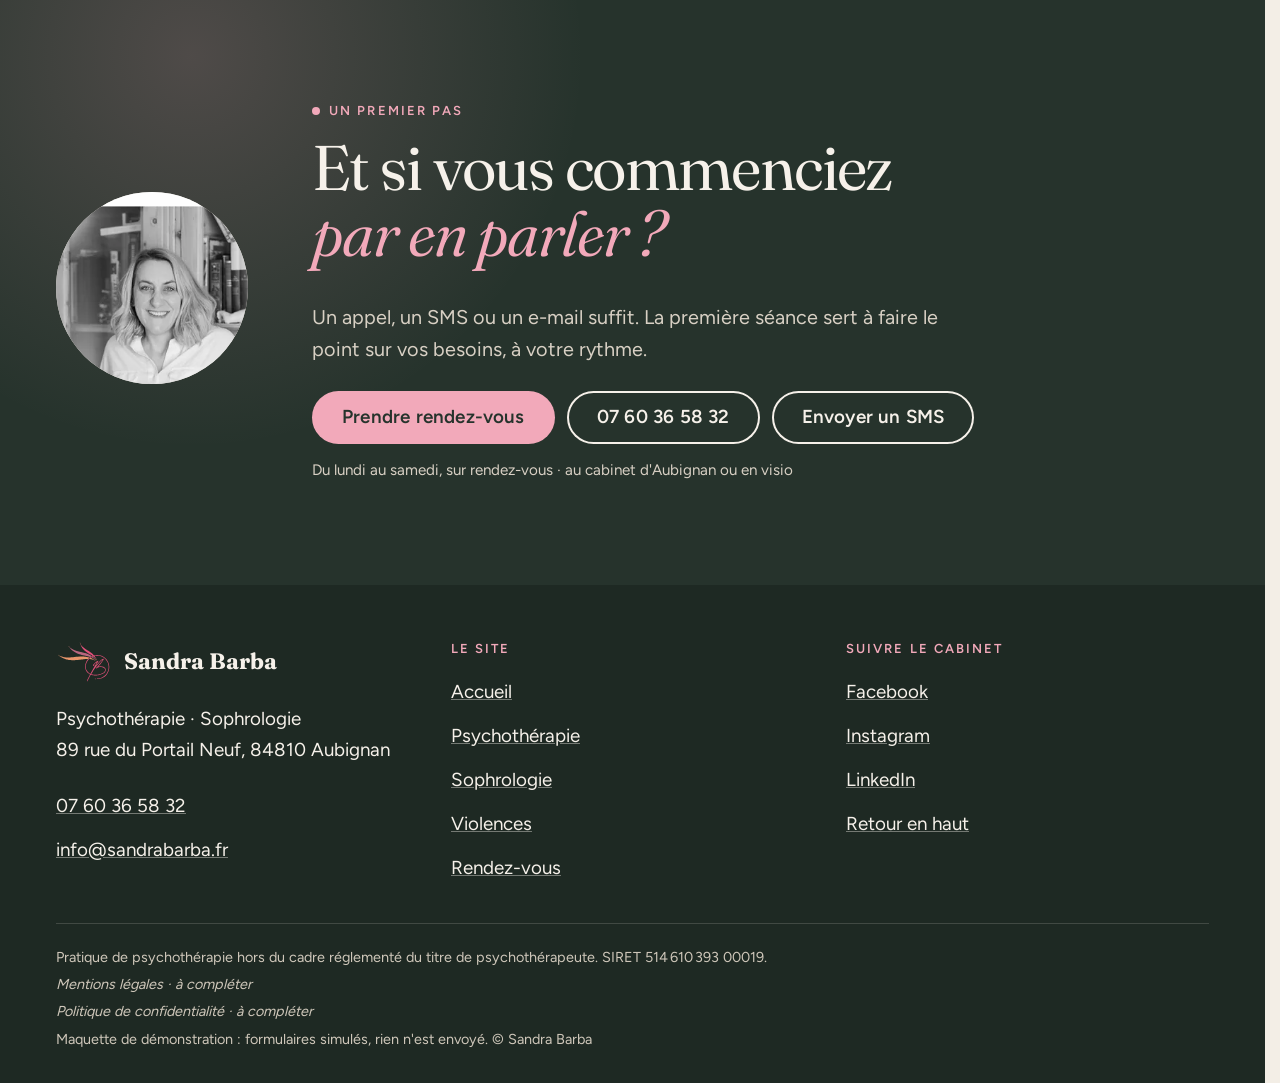
<file: sophrologie.html>
<!doctype html>
<html lang="fr" data-v="2" data-curseur>
<head>
<meta charset="utf-8">
<meta name="viewport" content="width=device-width, initial-scale=1, viewport-fit=cover">
<title>Sophrologie, méthode Caycedo : Sandra Barba à Aubignan</title>
<meta name="description" content="Relaxation et mouvements simples, accessibles à tous : sommeil, stress, émotions, examens, maternité. Séance d&#39;une heure à 65 €, depuis 2005.">
<meta name="robots" content="noindex, nofollow">
<link rel="canonical" href="https://sandrabarba-2-maquette.vercel.app/sophrologie">
<style>:root{--fond:#F3EEE6;--texte:#2B2622;--voile-fond:#26332C;--ouverture-fond:#F3EEE6;--menu-fond:#F3EEE6}:root { --entete-h: 72px; --barres-h: 0px; } html { background: var(--fond); color: var(--texte); scrollbar-gutter: stable; } body { margin: 0; background: var(--fond); } html.js:not(.secours):not([data-arrivee="retour"]) [data-anime] { opacity: 0; } html.js:not(.secours):not([data-arrivee="retour"]) [data-anime].vu { opacity: 1; } [data-voile] { position: fixed; inset: 0; z-index: 900; background: var(--voile-fond); transform: translateY(100%); visibility: hidden; pointer-events: none; } html[data-arrivee="voile"]:not(.voile-leve):not(.secours) [data-voile] { transform: none; visibility: visible; } html.secours [data-voile] { visibility: hidden !important; } .ouverture-panneau { position: fixed; inset: 0; z-index: 850; display: none; place-content: center; justify-items: center; background: var(--ouverture-fond, var(--voile-fond)); color: var(--fond); text-align: center; } html.js[data-arrivee="intro"]:not(.secours):not(.intro-finie) .ouverture-panneau { display: grid; } html.defilement-bloque, html.defilement-bloque body, html.js[data-arrivee="intro"]:not(.secours):not(.intro-finie), html.js[data-arrivee="intro"]:not(.secours):not(.intro-finie) body, html[data-arrivee="voile"]:not(.voile-leve):not(.secours), html[data-arrivee="voile"]:not(.voile-leve):not(.secours) body { overflow: hidden; } html.js[data-arrivee="intro"]:not(.secours):not(.intro-finie) { background-color: var(--ouverture-fond, var(--voile-fond)); } html[data-arrivee="voile"]:not(.voile-leve):not(.secours) { background-color: var(--voile-fond); }</style>
<script>(function () {
var d = document.documentElement, ss = null, ls = null;
try { ss = window.sessionStorage; ls = window.localStorage; } catch (e) {}
d.classList.add('js');
var nav = performance.getEntriesByType ? performance.getEntriesByType('navigation')[0] : null;
var type = nav ? nav.type : 'navigate';
var depart = null;
try { depart = JSON.parse(ss.getItem('socle:depart') || 'null'); ss.removeItem('socle:depart'); } catch (e) {}
if (depart && !(Date.now() - depart.t < 15000)) depart = null;
var mode = type === 'back_forward' ? 'retour' : type === 'reload' ? 'intro' : depart ? 'voile' : 'intro';
d.setAttribute('data-arrivee', mode);
if (mode === 'voile' && depart.couleur) d.style.setProperty('--voile-fond', depart.couleur);
if (type === 'reload' && 'scrollRestoration' in history) {
history.scrollRestoration = 'manual';
}
try {
var choisie = ls && ls.getItem('socle:langue');
var langue = (d.lang || '').slice(0, 2);
if (choisie && choisie !== langue && type === 'navigate' && !depart) {
var alt = document.querySelector('link[rel="alternate"][hreflang="' + choisie + '"]');
if (alt) location.replace(new URL(alt.href).pathname + location.search + location.hash);
}
} catch (e) {}
setTimeout(function () { if (!d.classList.contains('demarre')) d.classList.add('secours'); }, 2000);
})();</script>
<link rel="preload" href="/assets/fonts/fraunces.woff2" as="font" type="font/woff2" crossorigin>
<link rel="preload" href="/assets/fonts/figtree.woff2" as="font" type="font/woff2" crossorigin>
<link rel="stylesheet" href="/assets/css/socle.css?v=2">
<link rel="stylesheet" href="/assets/css/site.css?v=2">
<link rel="modulepreload" href="/assets/js/site.js?v=2">
<link rel="modulepreload" href="/assets/js/socle/index.js?v=2">
<script src="/assets/vendor/gsap.min.js" defer></script>
<script src="/assets/vendor/ScrollTrigger.min.js" defer></script>
<script src="/assets/vendor/SplitText.min.js" defer></script>
<script type="module" src="/assets/js/site.js?v=2"></script>
<meta name="theme-color" content="#F3EEE6">
<link rel="icon" href="/assets/images/favicon.svg" type="image/svg+xml">
<link rel="apple-touch-icon" href="/assets/images/apple-touch-icon.png">
<meta property="og:type" content="website">
<meta property="og:site_name" content="Sandra Barba">
<meta property="og:locale" content="fr_FR">
<meta property="og:title" content="Sophrologie, méthode Caycedo : Sandra Barba à Aubignan">
<meta property="og:description" content="Relaxation et mouvements simples, accessibles à tous : sommeil, stress, émotions, examens, maternité. Séance d&#39;une heure à 65 €, depuis 2005.">
<meta property="og:url" content="https://sandrabarba-2-maquette.vercel.app/sophrologie">
<meta property="og:image" content="https://sandrabarba-2-maquette.vercel.app/assets/partage/sophrologie-fr.jpg">
<meta property="og:image:width" content="1200">
<meta property="og:image:height" content="630">
<meta property="og:image:alt" content="Voilage léger soulevé par l&#39;air, page Sophrologie de Sandra Barba">
<meta name="twitter:card" content="summary_large_image">
<script type="application/ld+json">{"@context":"https://schema.org","@type":"LocalBusiness","name":"Cabinet Sandra Barba, psychothérapie et sophrologie","description":"Psychothérapie, sophrologie, coaching de couple et de famille, à Aubignan et en visio, depuis 2005.","telephone":"+33760365832","email":"info@sandrabarba.fr","address":{"@type":"PostalAddress","streetAddress":"89 rue du Portail Neuf","postalCode":"84810","addressLocality":"Aubignan","addressCountry":"FR"},"priceRange":"65 €","sameAs":["https://www.facebook.com/psrcom","https://www.instagram.com/cabinet_psrcom/","https://www.linkedin.com/in/sandra-barba-37282977/"]}</script>
</head>
<body id="haut">
<div data-voile data-forme="vague" aria-hidden="true"><svg class="voile-vague voile-vague--haut" viewBox="0 0 1440 120" preserveAspectRatio="none" aria-hidden="true"><path d="M0 120 C 240 20 480 20 720 70 S 1200 130 1440 40 V 120 H 0 Z"/></svg><svg class="voile-vague voile-vague--bas" viewBox="0 0 1440 120" preserveAspectRatio="none" aria-hidden="true"><path d="M0 0 C 240 100 480 100 720 50 S 1200 -10 1440 80 V 0 H 0 Z"/></svg><div class="voile-contenu"><img src="/assets/images/logo-clair.svg" alt="" width="64" height="47"><span data-voile-libelle>Sophrologie</span></div></div>
<div class="ouverture-panneau" data-ouverture aria-hidden="true">
  <div class="ouverture-souffle" data-ouverture-objet><span class="ouverture-mot ouverture-mot--in">Inspirez</span><span class="ouverture-mot ouverture-mot--out">Soufflez</span></div>
  <p class="ouverture-nom">Sandra Barba</p>
  <p class="ouverture-ligne">Psychothérapie · Sophrologie</p>
</div>
<a class="evitement" href="#contenu">Aller au contenu</a>
<header data-entete>
  <div class="entete-rangee">
    <a class="entete-logo" href="/" data-libelle="Accueil">
      <img src="/assets/images/logo.svg" alt="" width="44" height="32"><span class="entete-nom">Sandra Barba<small>Psychothérapie · Sophrologie</small></span>
    </a>
    <nav data-nav aria-label="Navigation principale">
      <ul><li><a href="/psychotherapie" data-libelle="Psychothérapie">Psychothérapie</a></li><li><a href="/sophrologie" data-libelle="Sophrologie" aria-current="page">Sophrologie</a></li><li><a href="/violences" data-libelle="Violences">Violences</a></li><li><a href="/rendez-vous" data-libelle="Rendez-vous">Rendez-vous</a></li></ul>
    </nav>
    <div class="entete-actions">
      <a class="bouton" href="/rendez-vous#demande" data-libelle="Rendez-vous">Prendre rendez-vous</a>
      <button type="button" data-menu-bouton aria-controls="menu" aria-expanded="false" data-libelle-ouvrir="Menu" data-libelle-fermer="Fermer"><span data-libelle-bouton>Menu</span></button>
      <a class="menu-sansjs" href="#menu" data-menu-lien>Menu</a>
    </div>
  </div>
</header>
<script>/* Avant le premier affichage : rangées de la navigation (même règle que ajusterNav dans assets/js/socle/entete.js)
   et hauteur réelle de l'en-tête, pour que rien ne saute quand le JavaScript du site prend la main. */
(function () {
  var h = document.documentElement, u = document.querySelector('[data-nav] ul'), e = document.querySelector('[data-entete]');
  if (u) {
    var deborde = function () { return u.scrollWidth > u.clientWidth + 1; }, c = deborde();
    if (c && window.matchMedia('(min-width: 900px)').matches) {
      h.classList.add('nav-deux-rangees'); c = deborde();
      if (c) { h.classList.add('nav-deux-lignes'); var a = u.querySelector('a'); c = !a || u.getBoundingClientRect().height > a.getBoundingClientRect().height * 2.5; }
      if (c) h.classList.remove('nav-deux-rangees', 'nav-deux-lignes');
    }
    if (c) h.classList.add('nav-compacte');
  }
  if (e) h.style.setProperty('--entete-h', Math.round(e.getBoundingClientRect().height) + 'px');
})();</script>
<span id="menu-ferme" aria-hidden="true"></span>
<div id="menu" data-menu role="dialog" aria-modal="true" aria-label="Menu">
  <p class="menu-sansjs-fermer"><a href="#menu-ferme">Fermer</a></p>
  <ul><li style="--i:0"><a href="/" class="menu-lien" data-libelle="Accueil">Accueil</a></li><li style="--i:1"><a href="/psychotherapie" class="menu-lien" data-libelle="Psychothérapie">Psychothérapie</a></li><li style="--i:2"><a href="/sophrologie" class="menu-lien" data-libelle="Sophrologie" aria-current="page">Sophrologie</a></li><li style="--i:3"><a href="/violences" class="menu-lien" data-libelle="Violences">Violences</a></li><li style="--i:4"><a href="/rendez-vous" class="menu-lien" data-libelle="Rendez-vous">Rendez-vous</a></li></ul>
  <p><a class="bouton" href="tel:+33760365832">Appeler 07 60 36 58 32</a></p>
</div>
<main id="contenu" tabindex="-1">
<section class="hero hero-plein" id="debut">
  <figure class="media hp-media" data-grok data-fx="parallaxe" data-fx-force="8" data-iris-centre style="--cadrage:50% 50%">
  <picture><source media="(max-width: 760px) and (orientation: portrait)" srcset="/assets/images/grok/voilage-mobile-640.webp 640w, /assets/images/grok/voilage-mobile-1080.webp 1080w" sizes="100vw">
    <img src="/assets/images/grok/voilage-1280.webp" srcset="/assets/images/grok/voilage-640.webp 640w, /assets/images/grok/voilage-1280.webp 1280w, /assets/images/grok/voilage-1920.webp 1920w" sizes="100vw" alt="Un voilage léger soulevé par l&#39;air devant une petite fenêtre" width="1280" height="720" fetchpriority="high" loading="eager" decoding="async">
  </picture><figcaption class="mention-ia">Illustration générée</figcaption>
</figure>
  <div class="conteneur hp-texte">
    <p class="surtitre" data-anime="gsap"><span class="ouv-suite">Sophrologie · méthode Caycedo · depuis 2005</span></p>
    <h1 class="hp-titre" data-anime="gsap"><span class="ligne-masque"><span class="ouv-ligne">Il n&#39;y a pas de magie :</span></span><span class="ligne-masque"><span class="ouv-ligne"><em>retrouvez-vous.</em></span></span></h1>
    <p class="hp-intro masque-ecran-tres-bas" data-anime="gsap"><span class="ouv-suite">Une technique de relaxation associée à des mouvements simples, accessibles à tous, pour mieux écouter son corps, ses besoins et ses envies.</span></p>
    <p class="hero-actions" data-anime="gsap"><span class="ouv-suite hero-boutons"><a href="/rendez-vous?seance=cabinet#demande" class="bouton" data-libelle="Rendez-vous" data-action-principale data-survol="magnetique">Réserver une séance</a><span class="hero-info" data-info-cle>Séance d&#39;une heure · 65 €</span></span></p>
  </div>
</section>
<section class="section methode" id="methode">
  <div class="conteneur methode-grille">
    <div>
      <p class="surtitre">La méthode</p>
      <h2 class="titre-section" data-anime="lignes">Trois principes, <em>une seule attention : vous.</em></h2>
      <p data-anime>Sandra Barba s&#39;appuie sur les trois principes du Dr Caycedo. Ses valeurs : l&#39;empathie, l&#39;écoute et la bienveillance. Sa devise : « Rien n&#39;est impossible ! »</p>
      <ol class="principes" data-anime="cascade"><li><span class="principe-num" aria-hidden="true">1</span><div><h3>Le schéma corporel</h3><p>Reprendre conscience de son corps, de ses tensions et de ses appuis.</p></div></li><li><span class="principe-num" aria-hidden="true">2</span><div><h3>La pensée positive</h3><p>Porter son attention sur ce qui va, sur ce qui tient debout.</p></div></li><li><span class="principe-num" aria-hidden="true">3</span><div><h3>La réalité objective</h3><p>Voir les choses telles qu&#39;elles sont, sans les grossir ni les fuir.</p></div></li></ol>
    </div>
    <figure class="media methode-media" data-grok data-anime="rideau" style="--cadrage:50% 50%">
  <picture>
    <img src="/assets/images/grok/sophro-chaise-1280.webp" srcset="/assets/images/grok/sophro-chaise-640.webp 640w, /assets/images/grok/sophro-chaise-1280.webp 1280w, /assets/images/grok/sophro-chaise-1920.webp 1920w" sizes="(max-width: 760px) 90vw, 44vw" alt="Une chaise de bois clair et une couverture de lin pliée, dans une pièce lumineuse" width="1280" height="853" loading="lazy" decoding="async">
  </picture><figcaption class="mention-ia">Illustration générée</figcaption>
</figure>
  </div>
</section>
<section class="section respiration fond-argile" id="respirer">
  <div class="conteneur respiration-grille">
    <div class="respiration-texte">
      <p class="surtitre">Essayez</p>
      <h2 class="titre-section" data-anime="lignes">Respirez <em>avec le cercle.</em></h2>
      <p data-anime>Quand le cercle grandit, inspirez doucement par le nez. Quand il se resserre, soufflez lentement par la bouche. Trois ou quatre respirations, à votre rythme.</p>
      <p class="respiration-note">Un exercice simple pour découvrir, pas une séance.</p>
      <button type="button" class="bouton bouton--contour" data-pause-pour="cercle-souffle" data-libelle-pause="Mettre en pause" data-libelle-lecture="Reprendre"><span data-libelle-bouton>Mettre en pause</span></button>
    </div>
    <div class="respiration-cercle" id="cercle-souffle" data-effet="respiration" data-visuel>
      <span class="rc-anneau" aria-hidden="true"></span>
      <span class="rc-disque" aria-hidden="true"></span>
      <span class="rc-mot" aria-hidden="true"><span class="rc-in">Inspirez</span><span class="rc-out">Soufflez</span></span>
    </div>
  </div>
</section>
<section class="section pourqui" id="pour-qui">
  <div class="mots-bande" data-fx="mots-geants" aria-hidden="true" data-ruban data-visuel data-audit-ignorer>
    <p data-fx-rangee data-sens="1"><span data-mot="Sommeil"></span><span data-mot="Stress"></span><span data-mot="Émotions"></span><span data-mot="Examens"></span><span data-mot="Confiance"></span><span data-mot="Sommeil"></span><span data-mot="Stress"></span><span data-mot="Émotions"></span><span data-mot="Examens"></span><span data-mot="Confiance"></span></p>
    <p data-fx-rangee data-sens="-1"><span data-mot="Concentration"></span><span data-mot="Maternité"></span><span data-mot="Sport"></span><span data-mot="Page blanche"></span><span data-mot="Affirmation de soi"></span><span data-mot="Concentration"></span><span data-mot="Maternité"></span><span data-mot="Sport"></span><span data-mot="Page blanche"></span><span data-mot="Affirmation de soi"></span></p>
  </div>
  <div class="conteneur">
    <p class="surtitre">Pour qui, pour quoi</p>
    <h2 class="titre-section" data-anime="lignes">À tout âge, <em>et pour la vie de tous les jours.</em></h2>
    <ul class="puces" data-anime="cascade"><li>Mieux dormir</li><li>Gérer le stress, les tensions et les émotions</li><li>Préparer un examen</li><li>Se concentrer</li><li>Prendre confiance en soi</li><li>Préparer l&#39;arrivée d&#39;un bébé</li><li>Se dépasser dans le sport</li><li>Dépasser la peur du dentiste</li><li>Retrouver sa créativité, passer la page blanche</li><li>Oser dire non, s&#39;affirmer</li></ul>
    <p data-anime>Pour les particuliers comme pour les entreprises. La sophrologie se pratique à tout âge et s&#39;adapte aux conditions physiques de chacun.</p>
  </div>
</section>
<section class="section histoire fond-argile" id="histoire">
  <div class="conteneur">
    <p class="surtitre">Un peu d&#39;histoire</p>
    <h2 class="titre-section" data-anime="lignes">L&#39;étude de la conscience <em>en équilibre.</em></h2>
    <div class="frise">
      <svg class="frise-trait" viewBox="0 0 1000 20" preserveAspectRatio="none" aria-hidden="true" data-fx="trace" data-visuel><path d="M2 10 C 200 2, 300 18, 500 10 S 800 2, 998 10" fill="none" stroke="currentColor" stroke-width="2" stroke-linecap="round" vector-effect="non-scaling-stroke"/></svg>
      <ol class="frise-liste" data-anime="cascade"><li><p class="frise-quand">Il y a plus de 50 ans</p><p>À l&#39;Hôpital Provincial de Madrid, le jeune psychiatre Alfonso Caycedo est marqué par la brutalité des traitements de l&#39;époque. Il se tourne vers l&#39;étude de la conscience.</p></li><li><p class="frise-quand">Un nom</p><p>Il appelle sa discipline « sophrologie », du grec : l&#39;étude de la conscience en équilibre. Inspirée du yoga et de la méditation, elle cherche à harmoniser le corps, le cœur et l&#39;esprit.</p></li><li><p class="frise-quand">De 1967 à 2000</p><p>Il élabore les 12 degrés de la méthode Caycedo, aussi appelée Relaxation dynamique de Caycedo.</p></li><li><p class="frise-quand">Aujourd&#39;hui</p><p>Reconnue pour la gestion du stress, elle s&#39;est ouverte à la pédagogie, au sport et au bien-être au quotidien.</p></li></ol>
    </div>
  </div>
</section>
<section class="section seance" id="seance">
  <div class="conteneur seance-grille">
    <figure class="media seance-media" data-grok data-anime="rideau" style="--cadrage:50% 50%">
  <picture>
    <img src="/assets/images/grok/olivier-fenetre-784.webp" srcset="/assets/images/grok/olivier-fenetre-480.webp 480w, /assets/images/grok/olivier-fenetre-640.webp 640w, /assets/images/grok/olivier-fenetre-784.webp 784w" sizes="(max-width: 760px) 90vw, 400px" alt="Une petite fenêtre dans un mur épais, ouverte sur les feuilles argentées d&#39;un olivier" width="784" height="980" loading="lazy" decoding="async">
  </picture><figcaption class="mention-ia">Illustration générée</figcaption>
</figure>
    <div>
      <p class="surtitre">Une séance</p>
      <h2 class="titre-section" data-anime="lignes">C&#39;est vous <em>qui décidez du rythme.</em></h2>
      <p data-anime>La première séance fait le point sur vos besoins. Ensemble, vous choisissez un programme adapté, qui peut évoluer au fil des séances.</p>
      <p data-anime>Au cabinet, 89 rue du Portail Neuf à Aubignan. Pour les personnes à mobilité réduite, à domicile sur demande.</p>
      <p class="seance-prix" data-prix data-anime>1 h · 65 €</p>
      <p data-anime><a href="/rendez-vous?seance=cabinet#demande" class="bouton" data-libelle="Rendez-vous" data-survol="magnetique">Réserver une séance</a></p>
    </div>
  </div>
</section>
<section class="fin fond-olive" id="fin">
  <div class="conteneur fin-grille">
    <figure class="media fin-portrait" data-fx="zoom" style="--cadrage:50% 50%">
  <picture>
    <img src="/assets/images/sandra-bibliotheque-480.webp" srcset="/assets/images/sandra-bibliotheque-320.webp 320w, /assets/images/sandra-bibliotheque-480.webp 480w" sizes="200px" alt="Sandra Barba, portrait en noir et blanc" width="480" height="480" loading="lazy" decoding="async">
  </picture>
</figure>
    <div class="fin-texte">
      <p class="surtitre">Un premier pas</p>
      <h2 class="titre-section" data-anime="lignes">Et si vous commenciez <em>par en parler ?</em></h2>
      <p class="fin-intro" data-anime>Un appel, un SMS ou un e-mail suffit. La première séance sert à faire le point sur vos besoins, à votre rythme.</p>
      <p class="fin-actions" data-anime="cascade">
        <a href="/rendez-vous#demande" class="bouton" data-libelle="Rendez-vous" data-survol="magnetique">Prendre rendez-vous</a>
        <a class="bouton bouton--contour" href="tel:+33760365832" data-survol="magnetique">07 60 36 58 32</a>
        <a class="bouton bouton--contour" href="sms:+33760365832" data-survol="magnetique">Envoyer un SMS</a>
      </p>
      <p class="fin-info">Du lundi au samedi, sur rendez-vous · au cabinet d&#39;Aubignan ou en visio</p>
    </div>
  </div>
  <div class="fin-lueur" aria-hidden="true" data-effet="lueur" data-boucle-css data-audit-ignorer></div>
</section>
</main>
<footer class="pied" id="pied">
  <div class="conteneur pied-grille">
    <div class="pied-marque">
      <p class="pied-logo"><img src="/assets/images/logo-clair.svg" alt="" width="56" height="41"><strong>Sandra Barba</strong></p>
      <p>Psychothérapie · Sophrologie<br>89 rue du Portail Neuf, 84810 Aubignan</p>
      <p><a href="tel:+33760365832">07 60 36 58 32</a><br><a href="mailto:info@sandrabarba.fr">info@sandrabarba.fr</a></p>
    </div>
    <nav aria-label="Le site">
      <p class="pied-titre">Le site</p>
      <ul><li><a href="/" data-libelle="Accueil">Accueil</a></li><li><a href="/psychotherapie" data-libelle="Psychothérapie">Psychothérapie</a></li><li><a href="/sophrologie" data-libelle="Sophrologie" aria-current="page">Sophrologie</a></li><li><a href="/violences" data-libelle="Violences">Violences</a></li><li><a href="/rendez-vous" data-libelle="Rendez-vous">Rendez-vous</a></li></ul>
    </nav>
    <div>
      <p class="pied-titre">Suivre le cabinet</p>
      <ul><li><a href="https://www.facebook.com/psrcom" target="_blank" rel="noopener">Facebook<span class="visuellement-cache"> (s&#39;ouvre dans un nouvel onglet)</span></a></li><li><a href="https://www.instagram.com/cabinet_psrcom/" target="_blank" rel="noopener">Instagram<span class="visuellement-cache"> (s&#39;ouvre dans un nouvel onglet)</span></a></li><li><a href="https://www.linkedin.com/in/sandra-barba-37282977/" target="_blank" rel="noopener">LinkedIn<span class="visuellement-cache"> (s&#39;ouvre dans un nouvel onglet)</span></a></li><li><a href="#haut" data-sans-transition>Retour en haut</a></li></ul>
    </div>
  </div>
  <div class="conteneur pied-bas">
    <p>Pratique de psychothérapie hors du cadre réglementé du titre de psychothérapeute. SIRET 514 610 393 00019.</p>
    <p class="a-completer">Mentions légales · à compléter</p>
    <p class="a-completer">Politique de confidentialité · à compléter</p>
    <p>Maquette de démonstration : formulaires simulés, rien n&#39;est envoyé. © Sandra Barba</p>
  </div>
</footer>
<div data-barre-fixe>
  <a class="bouton bouton--contour" href="tel:+33760365832">Appeler</a>
  <a class="bouton" href="/rendez-vous#demande" data-libelle="Rendez-vous">Rendez-vous</a>
</div>
</body>
</html>
</file>
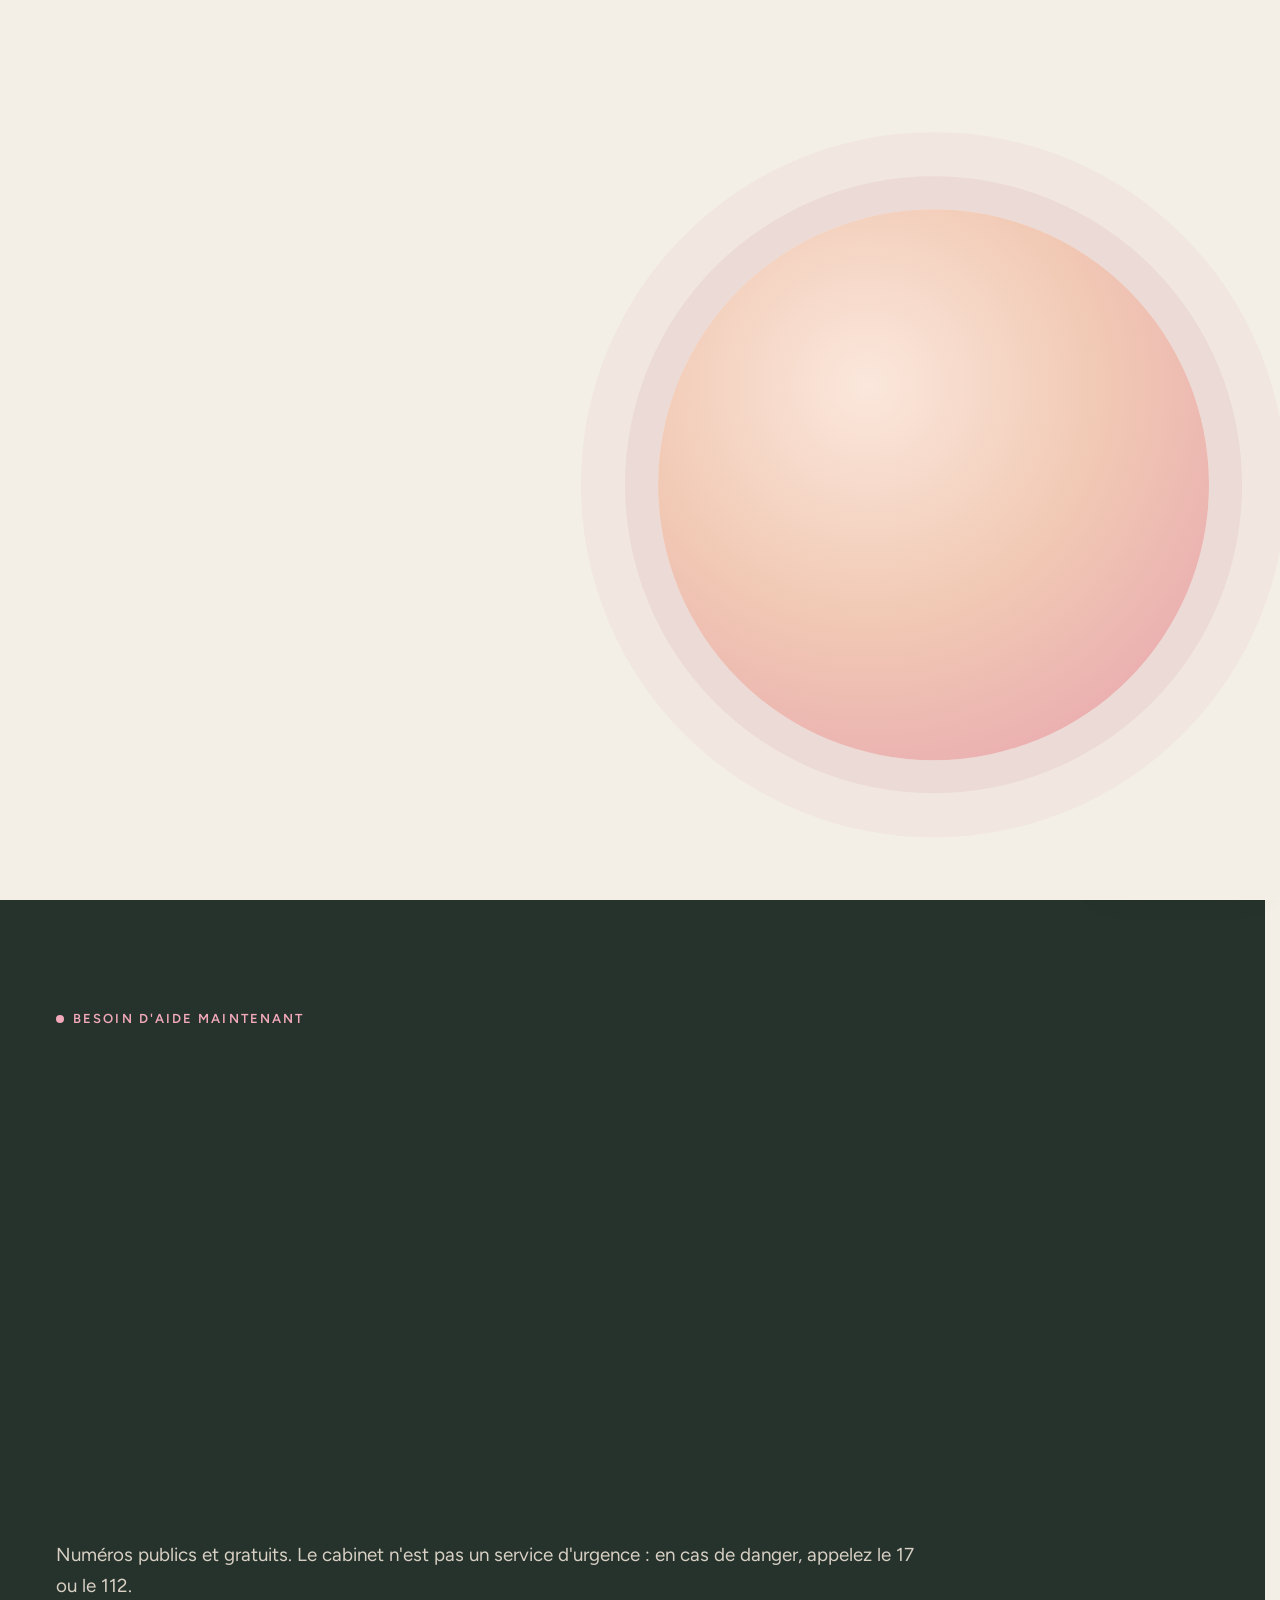
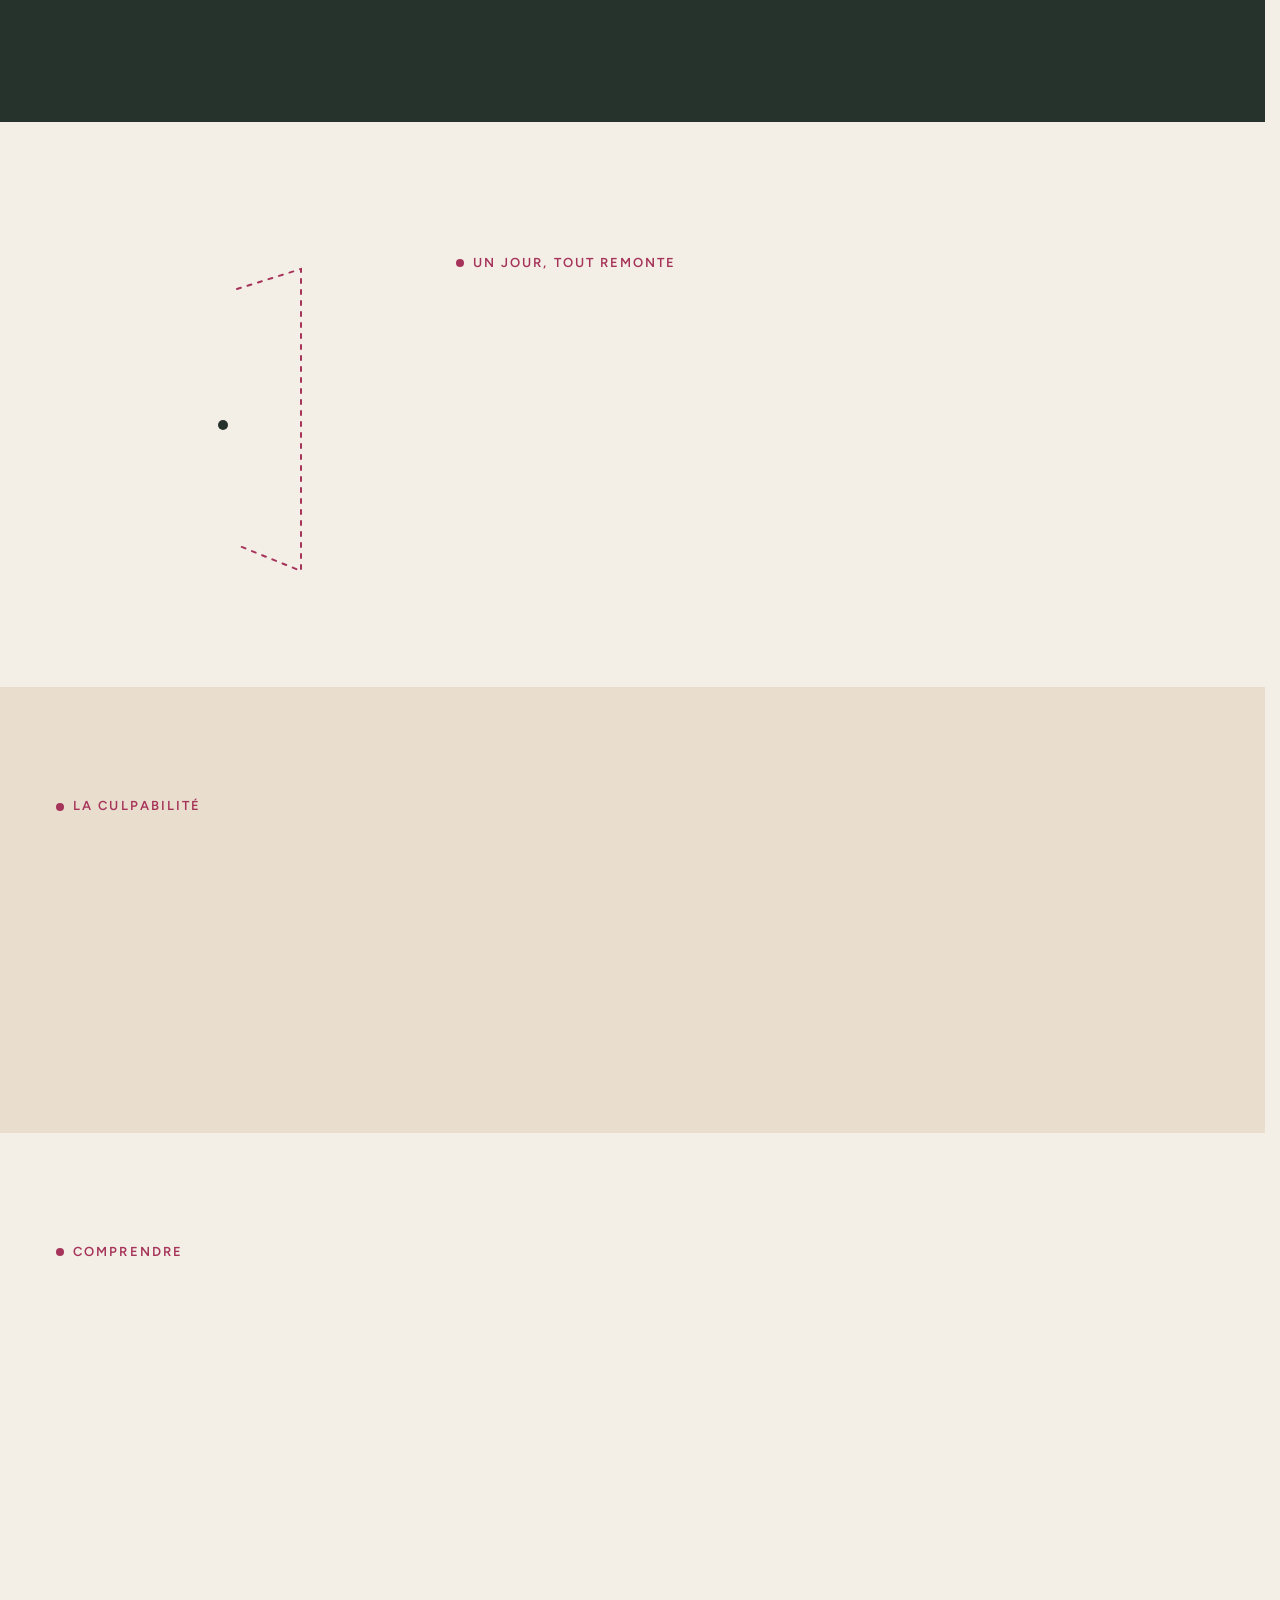
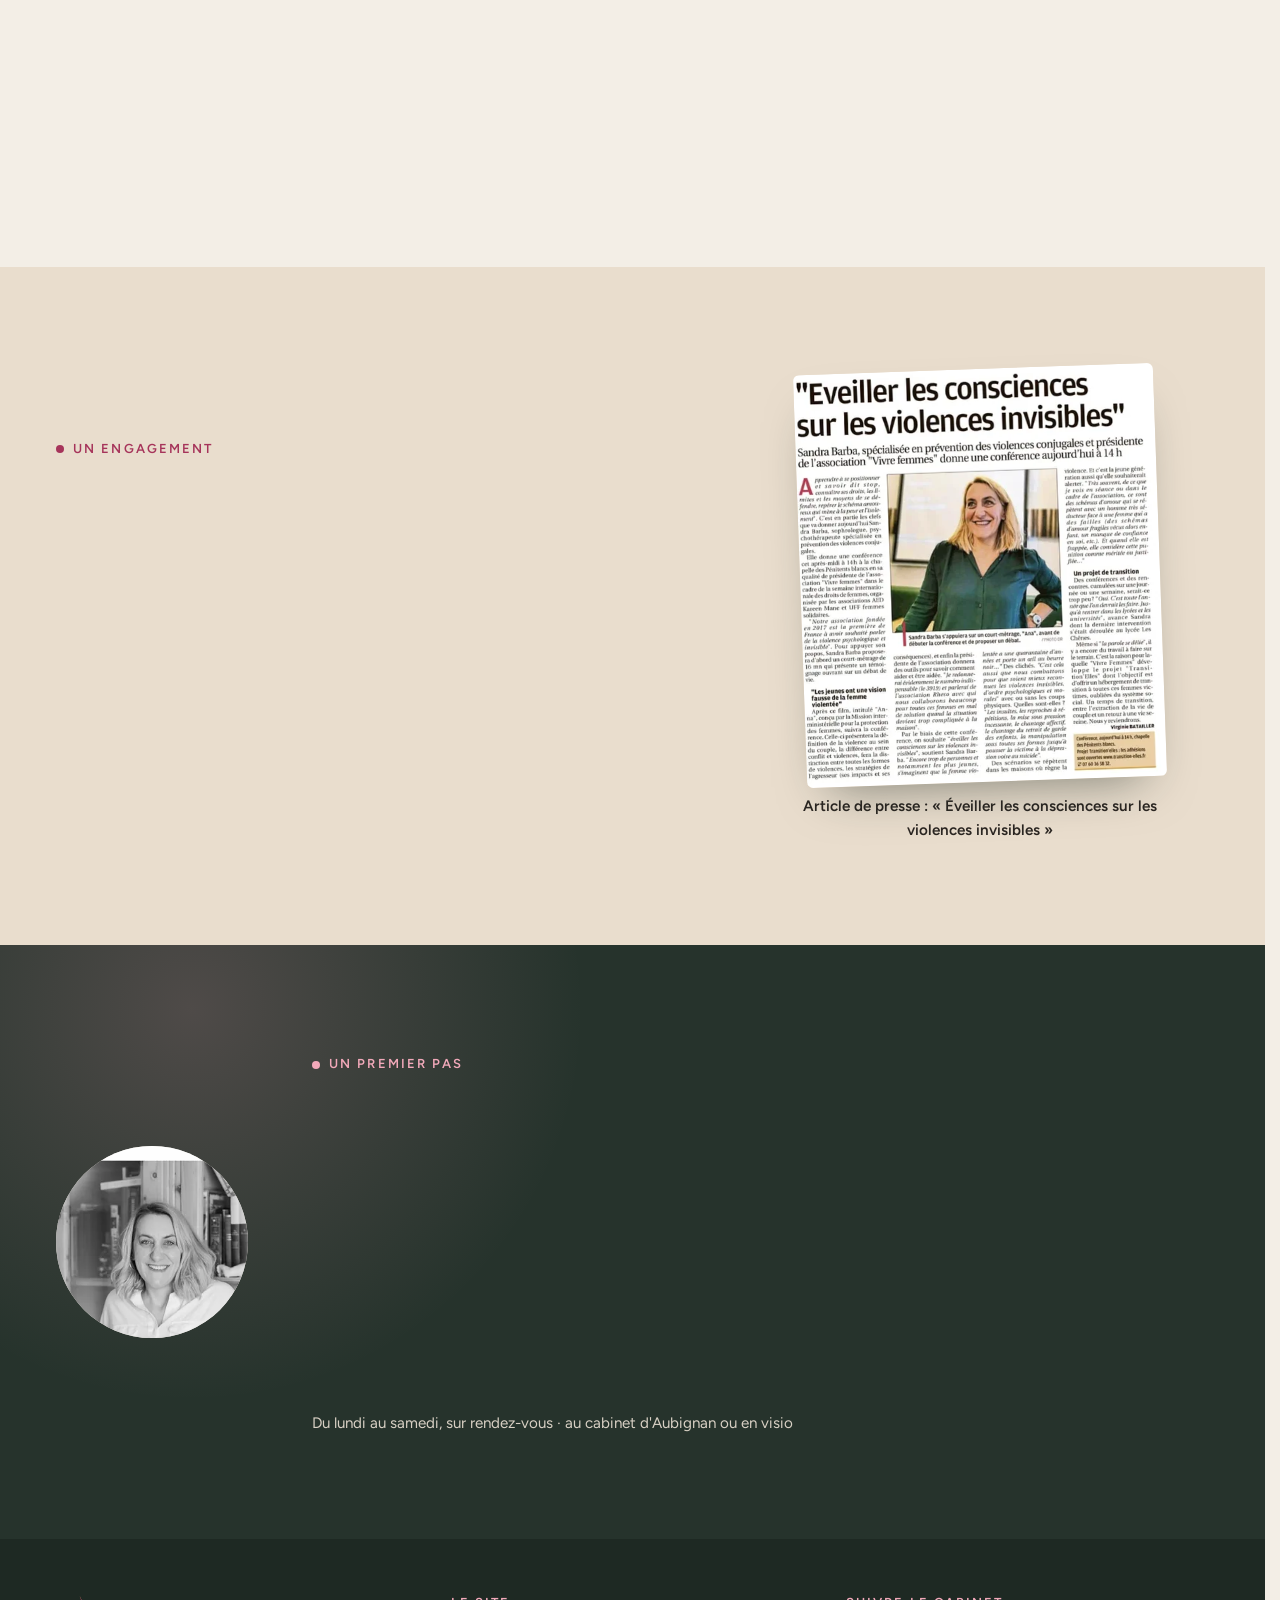
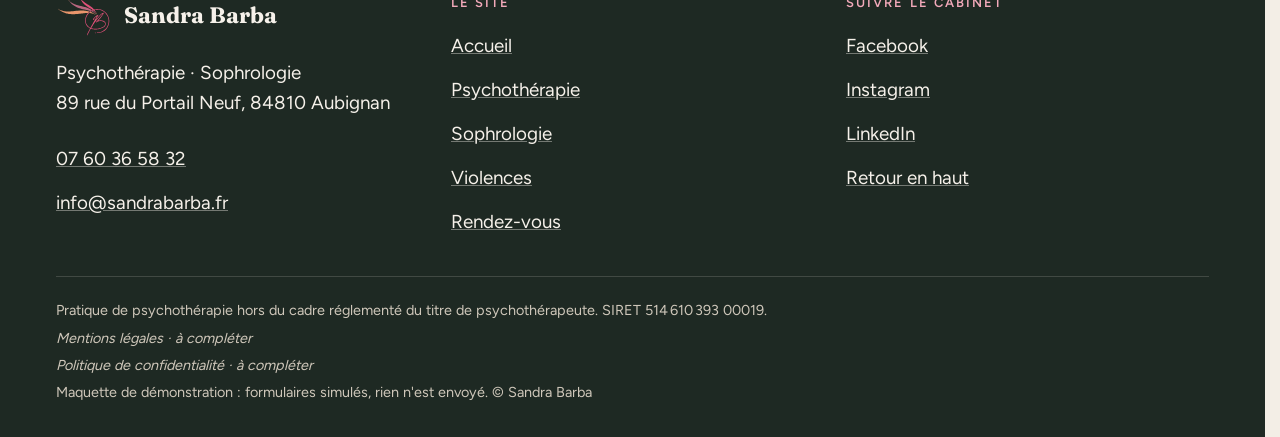
<file: violences.html>
<!doctype html>
<html lang="fr" data-v="2" data-curseur>
<head>
<meta charset="utf-8">
<meta name="viewport" content="width=device-width, initial-scale=1, viewport-fit=cover">
<title>Victimes de violences : sortir du silence avec Sandra Barba</title>
<meta name="description" content="Accompagnement des victimes de violences, dans l&#39;enfance ou dans le couple, depuis 2005. Numéros d&#39;aide, formes de violences et prise de rendez-vous.">
<meta name="robots" content="noindex, nofollow">
<link rel="canonical" href="https://sandrabarba-2-maquette.vercel.app/violences">
<style>:root{--fond:#F3EEE6;--texte:#2B2622;--voile-fond:#26332C;--ouverture-fond:#F3EEE6;--menu-fond:#F3EEE6}:root { --entete-h: 72px; --barres-h: 0px; } html { background: var(--fond); color: var(--texte); scrollbar-gutter: stable; } body { margin: 0; background: var(--fond); } html.js:not(.secours):not([data-arrivee="retour"]) [data-anime] { opacity: 0; } html.js:not(.secours):not([data-arrivee="retour"]) [data-anime].vu { opacity: 1; } [data-voile] { position: fixed; inset: 0; z-index: 900; background: var(--voile-fond); transform: translateY(100%); visibility: hidden; pointer-events: none; } html[data-arrivee="voile"]:not(.voile-leve):not(.secours) [data-voile] { transform: none; visibility: visible; } html.secours [data-voile] { visibility: hidden !important; } .ouverture-panneau { position: fixed; inset: 0; z-index: 850; display: none; place-content: center; justify-items: center; background: var(--ouverture-fond, var(--voile-fond)); color: var(--fond); text-align: center; } html.js[data-arrivee="intro"]:not(.secours):not(.intro-finie) .ouverture-panneau { display: grid; } html.defilement-bloque, html.defilement-bloque body, html.js[data-arrivee="intro"]:not(.secours):not(.intro-finie), html.js[data-arrivee="intro"]:not(.secours):not(.intro-finie) body, html[data-arrivee="voile"]:not(.voile-leve):not(.secours), html[data-arrivee="voile"]:not(.voile-leve):not(.secours) body { overflow: hidden; } html.js[data-arrivee="intro"]:not(.secours):not(.intro-finie) { background-color: var(--ouverture-fond, var(--voile-fond)); } html[data-arrivee="voile"]:not(.voile-leve):not(.secours) { background-color: var(--voile-fond); }</style>
<script>(function () {
var d = document.documentElement, ss = null, ls = null;
try { ss = window.sessionStorage; ls = window.localStorage; } catch (e) {}
d.classList.add('js');
var nav = performance.getEntriesByType ? performance.getEntriesByType('navigation')[0] : null;
var type = nav ? nav.type : 'navigate';
var depart = null;
try { depart = JSON.parse(ss.getItem('socle:depart') || 'null'); ss.removeItem('socle:depart'); } catch (e) {}
if (depart && !(Date.now() - depart.t < 15000)) depart = null;
var mode = type === 'back_forward' ? 'retour' : type === 'reload' ? 'intro' : depart ? 'voile' : 'intro';
d.setAttribute('data-arrivee', mode);
if (mode === 'voile' && depart.couleur) d.style.setProperty('--voile-fond', depart.couleur);
if (type === 'reload' && 'scrollRestoration' in history) {
history.scrollRestoration = 'manual';
}
try {
var choisie = ls && ls.getItem('socle:langue');
var langue = (d.lang || '').slice(0, 2);
if (choisie && choisie !== langue && type === 'navigate' && !depart) {
var alt = document.querySelector('link[rel="alternate"][hreflang="' + choisie + '"]');
if (alt) location.replace(new URL(alt.href).pathname + location.search + location.hash);
}
} catch (e) {}
setTimeout(function () { if (!d.classList.contains('demarre')) d.classList.add('secours'); }, 2000);
})();</script>
<link rel="preload" href="/assets/fonts/fraunces.woff2" as="font" type="font/woff2" crossorigin>
<link rel="preload" href="/assets/fonts/figtree.woff2" as="font" type="font/woff2" crossorigin>
<link rel="stylesheet" href="/assets/css/socle.css?v=2">
<link rel="stylesheet" href="/assets/css/site.css?v=2">
<link rel="modulepreload" href="/assets/js/site.js?v=2">
<link rel="modulepreload" href="/assets/js/socle/index.js?v=2">
<script src="/assets/vendor/gsap.min.js" defer></script>
<script src="/assets/vendor/ScrollTrigger.min.js" defer></script>
<script src="/assets/vendor/SplitText.min.js" defer></script>
<script type="module" src="/assets/js/site.js?v=2"></script>
<meta name="theme-color" content="#F3EEE6">
<link rel="icon" href="/assets/images/favicon.svg" type="image/svg+xml">
<link rel="apple-touch-icon" href="/assets/images/apple-touch-icon.png">
<meta property="og:type" content="website">
<meta property="og:site_name" content="Sandra Barba">
<meta property="og:locale" content="fr_FR">
<meta property="og:title" content="Victimes de violences : sortir du silence avec Sandra Barba">
<meta property="og:description" content="Accompagnement des victimes de violences, dans l&#39;enfance ou dans le couple, depuis 2005. Numéros d&#39;aide, formes de violences et prise de rendez-vous.">
<meta property="og:url" content="https://sandrabarba-2-maquette.vercel.app/violences">
<meta property="og:image" content="https://sandrabarba-2-maquette.vercel.app/assets/partage/violences-fr.jpg">
<meta property="og:image:width" content="1200">
<meta property="og:image:height" content="630">
<meta property="og:image:alt" content="Lumière du matin sur un mur blanchi, page Violences de Sandra Barba">
<meta name="twitter:card" content="summary_large_image">
<script type="application/ld+json">{"@context":"https://schema.org","@type":"LocalBusiness","name":"Cabinet Sandra Barba, psychothérapie et sophrologie","description":"Psychothérapie, sophrologie, coaching de couple et de famille, à Aubignan et en visio, depuis 2005.","telephone":"+33760365832","email":"info@sandrabarba.fr","address":{"@type":"PostalAddress","streetAddress":"89 rue du Portail Neuf","postalCode":"84810","addressLocality":"Aubignan","addressCountry":"FR"},"priceRange":"65 €","sameAs":["https://www.facebook.com/psrcom","https://www.instagram.com/cabinet_psrcom/","https://www.linkedin.com/in/sandra-barba-37282977/"]}</script>
</head>
<body id="haut">
<div data-voile data-forme="vague" aria-hidden="true"><svg class="voile-vague voile-vague--haut" viewBox="0 0 1440 120" preserveAspectRatio="none" aria-hidden="true"><path d="M0 120 C 240 20 480 20 720 70 S 1200 130 1440 40 V 120 H 0 Z"/></svg><svg class="voile-vague voile-vague--bas" viewBox="0 0 1440 120" preserveAspectRatio="none" aria-hidden="true"><path d="M0 0 C 240 100 480 100 720 50 S 1200 -10 1440 80 V 0 H 0 Z"/></svg><div class="voile-contenu"><img src="/assets/images/logo-clair.svg" alt="" width="64" height="47"><span data-voile-libelle>Violences</span></div></div>
<div class="ouverture-panneau" data-ouverture aria-hidden="true">
  <div class="ouverture-souffle" data-ouverture-objet><span class="ouverture-mot ouverture-mot--in">Inspirez</span><span class="ouverture-mot ouverture-mot--out">Soufflez</span></div>
  <p class="ouverture-nom">Sandra Barba</p>
  <p class="ouverture-ligne">Psychothérapie · Sophrologie</p>
</div>
<a class="evitement" href="#contenu">Aller au contenu</a>
<header data-entete>
  <div class="entete-rangee">
    <a class="entete-logo" href="/" data-libelle="Accueil">
      <img src="/assets/images/logo.svg" alt="" width="44" height="32"><span class="entete-nom">Sandra Barba<small>Psychothérapie · Sophrologie</small></span>
    </a>
    <nav data-nav aria-label="Navigation principale">
      <ul><li><a href="/psychotherapie" data-libelle="Psychothérapie">Psychothérapie</a></li><li><a href="/sophrologie" data-libelle="Sophrologie">Sophrologie</a></li><li><a href="/violences" data-libelle="Violences" aria-current="page">Violences</a></li><li><a href="/rendez-vous" data-libelle="Rendez-vous">Rendez-vous</a></li></ul>
    </nav>
    <div class="entete-actions">
      <a class="bouton" href="/rendez-vous#demande" data-libelle="Rendez-vous">Prendre rendez-vous</a>
      <button type="button" data-menu-bouton aria-controls="menu" aria-expanded="false" data-libelle-ouvrir="Menu" data-libelle-fermer="Fermer"><span data-libelle-bouton>Menu</span></button>
      <a class="menu-sansjs" href="#menu" data-menu-lien>Menu</a>
    </div>
  </div>
</header>
<script>/* Avant le premier affichage : rangées de la navigation (même règle que ajusterNav dans assets/js/socle/entete.js)
   et hauteur réelle de l'en-tête, pour que rien ne saute quand le JavaScript du site prend la main. */
(function () {
  var h = document.documentElement, u = document.querySelector('[data-nav] ul'), e = document.querySelector('[data-entete]');
  if (u) {
    var deborde = function () { return u.scrollWidth > u.clientWidth + 1; }, c = deborde();
    if (c && window.matchMedia('(min-width: 900px)').matches) {
      h.classList.add('nav-deux-rangees'); c = deborde();
      if (c) { h.classList.add('nav-deux-lignes'); var a = u.querySelector('a'); c = !a || u.getBoundingClientRect().height > a.getBoundingClientRect().height * 2.5; }
      if (c) h.classList.remove('nav-deux-rangees', 'nav-deux-lignes');
    }
    if (c) h.classList.add('nav-compacte');
  }
  if (e) h.style.setProperty('--entete-h', Math.round(e.getBoundingClientRect().height) + 'px');
})();</script>
<span id="menu-ferme" aria-hidden="true"></span>
<div id="menu" data-menu role="dialog" aria-modal="true" aria-label="Menu">
  <p class="menu-sansjs-fermer"><a href="#menu-ferme">Fermer</a></p>
  <ul><li style="--i:0"><a href="/" class="menu-lien" data-libelle="Accueil">Accueil</a></li><li style="--i:1"><a href="/psychotherapie" class="menu-lien" data-libelle="Psychothérapie">Psychothérapie</a></li><li style="--i:2"><a href="/sophrologie" class="menu-lien" data-libelle="Sophrologie">Sophrologie</a></li><li style="--i:3"><a href="/violences" class="menu-lien" data-libelle="Violences" aria-current="page">Violences</a></li><li style="--i:4"><a href="/rendez-vous" class="menu-lien" data-libelle="Rendez-vous">Rendez-vous</a></li></ul>
  <p><a class="bouton" href="tel:+33760365832">Appeler 07 60 36 58 32</a></p>
</div>
<main id="contenu" tabindex="-1">
<a class="quitter" href="https://www.google.fr/" target="_blank" rel="noopener noreferrer" data-quitter data-sans-transition data-superpose aria-label="Quitter vite ce site (ouvre la page d&#39;accueil de Google)">Quitter vite</a>
<section class="hero hero-scinde" id="debut">
  <div class="hs-texte">
    <p class="surtitre" data-anime="gsap"><span class="ouv-suite">Violences · dans l&#39;enfance ou dans le couple</span></p>
    <h1 class="hs-titre" data-anime="gsap"><span class="ligne-masque"><span class="ouv-ligne">Mettre des mots.</span></span><span class="ligne-masque"><span class="ouv-ligne"><em>Sortir du silence.</em></span></span></h1>
    <p class="hs-intro masque-ecran-tres-bas" data-anime="gsap"><span class="ouv-suite">Depuis 2005, Sandra Barba accompagne des femmes victimes de violences psychologiques, physiques, sexuelles ou économiques. En parler, soutenue par une professionnelle, peut aider à se reconstruire.</span></p>
    <p class="hero-actions" data-anime="gsap"><span class="ouv-suite hero-boutons"><a href="/rendez-vous#demande" class="bouton" data-libelle="Rendez-vous" data-action-principale data-survol="magnetique">Prendre rendez-vous</a><a class="hero-info hero-urgence" href="tel:17" data-info-cle>En danger maintenant : appelez le 17</a></span></p>
  </div>
  <figure class="media hs-media" data-grok data-fx="parallaxe" data-fx-force="8" data-iris-centre style="--cadrage:50% 50%">
  <picture><source media="(max-width: 760px) and (orientation: portrait)" srcset="/assets/images/grok/violences-matin-mobile-640.webp 640w, /assets/images/grok/violences-matin-mobile-1080.webp 1080w" sizes="(max-width: 760px) 100vw, 50vw">
    <img src="/assets/images/grok/violences-matin-1280.webp" srcset="/assets/images/grok/violences-matin-640.webp 640w, /assets/images/grok/violences-matin-1280.webp 1280w, /assets/images/grok/violences-matin-1920.webp 1920w" sizes="(max-width: 760px) 100vw, 50vw" alt="La lumière du matin sur un mur blanchi à la chaux, avec l&#39;ombre d&#39;une branche d&#39;olivier" width="1280" height="720" fetchpriority="high" loading="eager" decoding="async">
  </picture><figcaption class="mention-ia">Illustration générée</figcaption>
</figure>
</section>
<section class="section aide fond-olive" id="aide">
  <div class="conteneur">
    <p class="surtitre">Besoin d&#39;aide maintenant</p>
    <h2 class="titre-section" data-anime="lignes">Vous n&#39;êtes pas seule. <em>Ces numéros répondent.</em></h2>
    <ul class="aide-grille" data-anime="cascade" data-visuel>
      <li class="aide-carte"><a href="tel:17"><strong class="aide-num">17</strong><span class="aide-titre">Police, gendarmerie</span></a><p>En danger maintenant. Ou le 112, numéro d&#39;urgence européen.</p></li><li class="aide-carte"><a href="tel:114"><strong class="aide-num">114</strong><span class="aide-titre">Par SMS</span></a><p>Si vous ne pouvez pas parler : un SMS au 114, à toute heure.</p></li><li class="aide-carte"><a href="tel:3919"><strong class="aide-num">3919</strong><span class="aide-titre">Violences Femmes Info</span></a><p>Écoute, information et orientation, anonyme et gratuite. Ce n&#39;est pas un numéro d&#39;urgence.</p></li><li class="aide-carte"><a href="tel:119"><strong class="aide-num">119</strong><span class="aide-titre">Enfance en danger</span></a><p>Pour un enfant, ou si vous êtes témoin. Gratuit, à toute heure.</p></li>
    </ul>
    <p class="aide-note">Numéros publics et gratuits. Le cabinet n&#39;est pas un service d&#39;urgence : en cas de danger, appelez le 17 ou le 112.</p>
  </div>
</section>
<section class="section secret" id="secret">
  <div class="conteneur secret-grille">
    <svg class="porte" viewBox="0 0 260 360" aria-hidden="true" data-fx="trace" data-visuel>
      <path data-fx-trait d="M40 350 V40 Q40 20 60 20 H200 Q220 20 220 40 V350" fill="none" stroke="currentColor" stroke-width="2.5" stroke-linecap="round"/>
      <path data-fx-trait d="M60 340 V44 L150 64 V320 Z" fill="none" stroke="currentColor" stroke-width="2.5" stroke-linejoin="round"/>
      <path data-fx-trait d="M150 64 L214 44 V346 L150 320" fill="none" stroke="var(--accent)" stroke-width="2" stroke-dasharray="4 7" stroke-linecap="round"/>
      <circle cx="136" cy="200" r="5" fill="currentColor"/>
      <path data-fx-trait d="M10 352 H250" fill="none" stroke="currentColor" stroke-width="2" stroke-linecap="round"/>
    </svg>
    <div>
      <p class="surtitre">Un jour, tout remonte</p>
      <h2 class="titre-section" data-anime="lignes">Le secret est bien caché <em>au fond du placard.</em></h2>
      <p data-anime>Pendant des années, beaucoup de femmes dissimulent leur passé derrière une grande force de vie. Puis un jour, le placard ne reste plus fermé : les difficultés remontent à la surface. C&#39;est souvent là qu&#39;il devient possible d&#39;en parler.</p>
    </div>
  </div>
</section>
<section class="section culpabilite fond-argile" id="culpabilite">
  <div class="conteneur culpa-grille">
    <div><p class="surtitre">La culpabilité</p>
    <h2 class="titre-geant" data-anime="lettres">Coupable ? <em>Mais de quoi ?</em></h2></div>
    <p class="culpa-texte" data-anime>Les agresseurs savent gagner la confiance, puis la détourner, et faire porter la faute à la victime. La culpabilité qu&#39;elle ressent ne dit rien de sa responsabilité : elle se travaille, avec le temps et avec la parole.</p>
  </div>
</section>
<section class="section formes" id="formes">
  <div class="conteneur">
    <p class="surtitre">Comprendre</p>
    <h2 class="titre-section" data-anime="lignes">Qu&#39;est-ce que <em>la violence ?</em></h2>
    <p class="formes-def" data-anime="mots">L&#39;usage de la force ou du pouvoir, physique ou psychique, pour contraindre, dominer ou détruire.</p>
    <div class="formes-grille" data-anime="cascade">
      <article class="forme"><span class="forme-num" aria-hidden="true">01</span><h3>Psychologiques</h3><p>Harcèlement moral, insultes, menaces, dans un cadre privé ou professionnel.</p><a class="lien-fleche" href="https://www.service-public.fr/particuliers/vosdroits/F32247" target="_blank" rel="noopener">Vos droits sur service-public.fr<span class="visuellement-cache"> : violences psychologiques (s&#39;ouvre dans un nouvel onglet)</span></a></article><article class="forme"><span class="forme-num" aria-hidden="true">02</span><h3>Physiques</h3><p>Coups et blessures.</p><a class="lien-fleche" href="https://www.service-public.fr/particuliers/vosdroits/F1524" target="_blank" rel="noopener">Vos droits sur service-public.fr<span class="visuellement-cache"> : violences physiques (s&#39;ouvre dans un nouvel onglet)</span></a></article><article class="forme"><span class="forme-num" aria-hidden="true">03</span><h3>Sexuelles</h3><p>Viol et attouchements. Un viol peut exister dans le mariage ou le PACS.</p><a class="lien-fleche" href="https://www.service-public.fr/particuliers/vosdroits/F1526" target="_blank" rel="noopener">Vos droits sur service-public.fr<span class="visuellement-cache"> : violences sexuelles (s&#39;ouvre dans un nouvel onglet)</span></a></article><article class="forme"><span class="forme-num" aria-hidden="true">04</span><h3>Économiques</h3><p>Privation de ressources financières, maintien dans la dépendance.</p></article>
    </div>
  </div>
</section>
<section class="section engagement fond-argile" id="engagement">
  <div class="conteneur engagement-grille">
    <div>
      <p class="surtitre">Un engagement</p>
      <h2 class="titre-section" data-anime="lignes">Aussi en dehors <em>du cabinet.</em></h2>
      <p data-anime>Sandra Barba préside l&#39;association Vivre Femmes, qui lutte contre les violences invisibles et porte le projet Transition-elles. Elle donne des conférences de prévention, intervient en structures sociales et forme des professionnels.</p>
    </div>
    <a class="presse" href="#presse" id="presse" data-sans-transition data-visionneuse="presse">
      <img src="/assets/images/presse-480.webp" alt="Article de presse : « Éveiller les consciences sur les violences invisibles »" width="480" height="550" loading="lazy" decoding="async" data-fx="vitesse">
      <span class="presse-legende">Article de presse : « Éveiller les consciences sur les violences invisibles »</span>
    </a>
  </div>
</section>
<section class="fin fond-olive" id="fin">
  <div class="conteneur fin-grille">
    <figure class="media fin-portrait" data-fx="zoom" style="--cadrage:50% 50%">
  <picture>
    <img src="/assets/images/sandra-bibliotheque-480.webp" srcset="/assets/images/sandra-bibliotheque-320.webp 320w, /assets/images/sandra-bibliotheque-480.webp 480w" sizes="200px" alt="Sandra Barba, portrait en noir et blanc" width="480" height="480" loading="lazy" decoding="async">
  </picture>
</figure>
    <div class="fin-texte">
      <p class="surtitre">Un premier pas</p>
      <h2 class="titre-section" data-anime="lignes">Vous pouvez commencer <em>par un simple SMS.</em></h2>
      <p class="fin-intro" data-anime>Sans rien expliquer : un message pour demander un rendez-vous, au cabinet d&#39;Aubignan ou en visio.</p>
      <p class="fin-actions" data-anime="cascade">
        <a href="/rendez-vous#demande" class="bouton" data-libelle="Rendez-vous" data-survol="magnetique">Prendre rendez-vous</a>
        <a class="bouton bouton--contour" href="tel:+33760365832" data-survol="magnetique">07 60 36 58 32</a>
        <a class="bouton bouton--contour" href="sms:+33760365832" data-survol="magnetique">Envoyer un SMS</a>
      </p>
      <p class="fin-info">Du lundi au samedi, sur rendez-vous · au cabinet d&#39;Aubignan ou en visio</p>
    </div>
  </div>
  <div class="fin-lueur" aria-hidden="true" data-effet="lueur" data-boucle-css data-audit-ignorer></div>
</section>
</main>
<footer class="pied" id="pied">
  <div class="conteneur pied-grille">
    <div class="pied-marque">
      <p class="pied-logo"><img src="/assets/images/logo-clair.svg" alt="" width="56" height="41"><strong>Sandra Barba</strong></p>
      <p>Psychothérapie · Sophrologie<br>89 rue du Portail Neuf, 84810 Aubignan</p>
      <p><a href="tel:+33760365832">07 60 36 58 32</a><br><a href="mailto:info@sandrabarba.fr">info@sandrabarba.fr</a></p>
    </div>
    <nav aria-label="Le site">
      <p class="pied-titre">Le site</p>
      <ul><li><a href="/" data-libelle="Accueil">Accueil</a></li><li><a href="/psychotherapie" data-libelle="Psychothérapie">Psychothérapie</a></li><li><a href="/sophrologie" data-libelle="Sophrologie">Sophrologie</a></li><li><a href="/violences" data-libelle="Violences" aria-current="page">Violences</a></li><li><a href="/rendez-vous" data-libelle="Rendez-vous">Rendez-vous</a></li></ul>
    </nav>
    <div>
      <p class="pied-titre">Suivre le cabinet</p>
      <ul><li><a href="https://www.facebook.com/psrcom" target="_blank" rel="noopener">Facebook<span class="visuellement-cache"> (s&#39;ouvre dans un nouvel onglet)</span></a></li><li><a href="https://www.instagram.com/cabinet_psrcom/" target="_blank" rel="noopener">Instagram<span class="visuellement-cache"> (s&#39;ouvre dans un nouvel onglet)</span></a></li><li><a href="https://www.linkedin.com/in/sandra-barba-37282977/" target="_blank" rel="noopener">LinkedIn<span class="visuellement-cache"> (s&#39;ouvre dans un nouvel onglet)</span></a></li><li><a href="#haut" data-sans-transition>Retour en haut</a></li></ul>
    </div>
  </div>
  <div class="conteneur pied-bas">
    <p>Pratique de psychothérapie hors du cadre réglementé du titre de psychothérapeute. SIRET 514 610 393 00019.</p>
    <p class="a-completer">Mentions légales · à compléter</p>
    <p class="a-completer">Politique de confidentialité · à compléter</p>
    <p>Maquette de démonstration : formulaires simulés, rien n&#39;est envoyé. © Sandra Barba</p>
  </div>
</footer>
<div data-barre-fixe>
  <a class="bouton bouton--contour" href="tel:+33760365832">Appeler</a>
  <a class="bouton" href="/rendez-vous#demande" data-libelle="Rendez-vous">Rendez-vous</a>
</div>
</body>
</html>
</file>
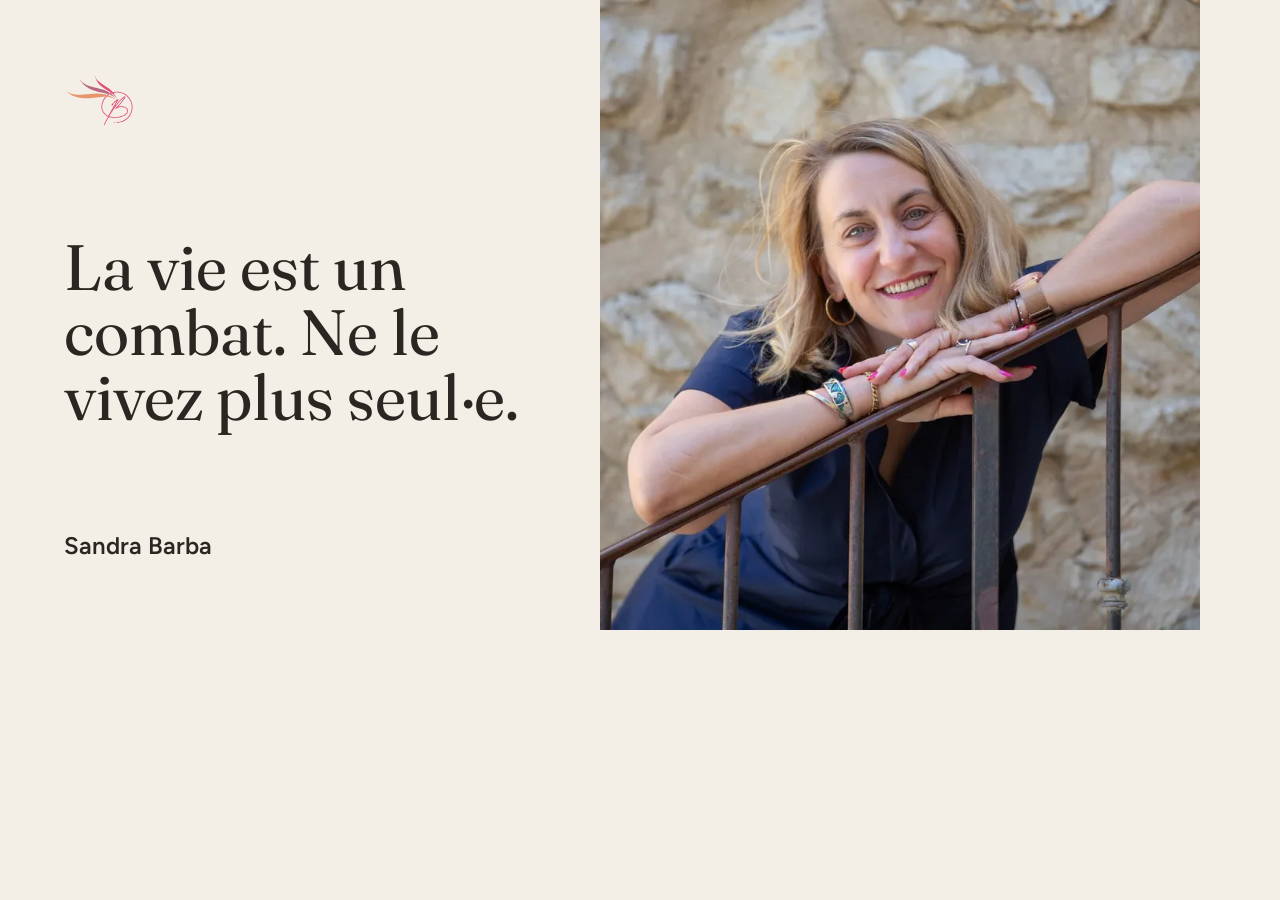
<file: _partage/accueil-fr.html>
<!doctype html>
<html lang="fr"><head><meta charset="utf-8">
<link rel="stylesheet" href="/assets/css/socle.css"><link rel="stylesheet" href="/assets/css/site.css">
<style>:root{--fond:#F3EEE6;--texte:#2B2622}
html,body{margin:0;width:1200px;height:630px;overflow:hidden;background:var(--fond);color:var(--texte)}
.carte{display:grid;grid-template-columns:1fr 1fr;width:1200px;height:630px}
.carte-texte{display:flex;flex-direction:column;justify-content:space-between;padding:64px}
.carte-texte img{width:72px;height:72px}
.carte-titre{font-family:var(--police-titres);font-size:64px;line-height:1.02;margin:0;text-wrap:balance}
.carte-nom{font-size:24px;font-weight:600;margin:0}
.carte-image{background:center/cover no-repeat}</style>
</head><body>
<div class="carte">
  <div class="carte-texte">
    <img src="/assets/images/logo.svg" alt="">
    <p class="carte-titre">La vie est un combat. Ne le vivez plus seul·e.</p>
    <p class="carte-nom">Sandra Barba</p>
  </div>
  <div class="carte-image" style="background-image:url('/assets/images/sandra-rampe-800.webp')"></div>
</div>
</body></html>
</file>
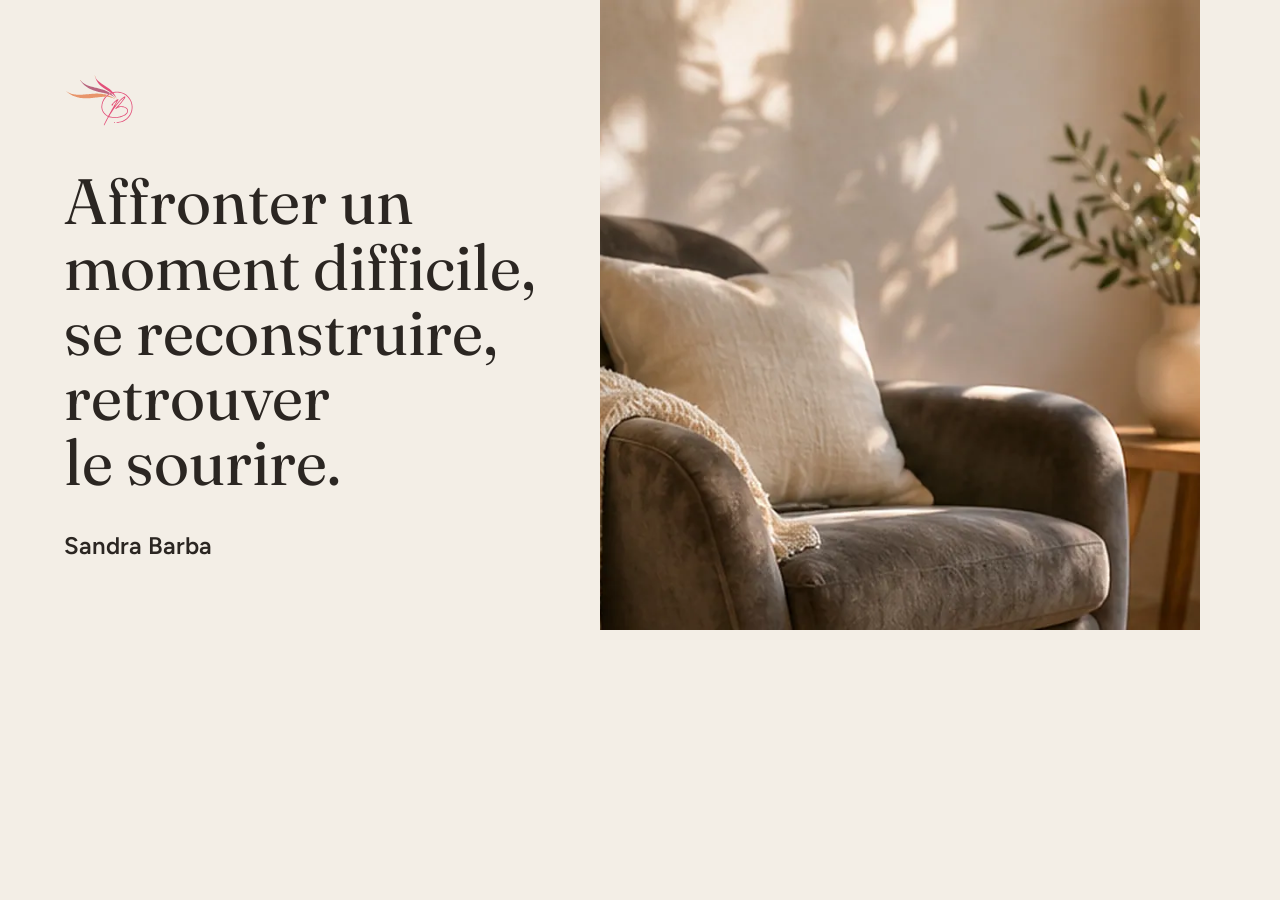
<file: _partage/psychotherapie-fr.html>
<!doctype html>
<html lang="fr"><head><meta charset="utf-8">
<link rel="stylesheet" href="/assets/css/socle.css"><link rel="stylesheet" href="/assets/css/site.css">
<style>:root{--fond:#F3EEE6;--texte:#2B2622}
html,body{margin:0;width:1200px;height:630px;overflow:hidden;background:var(--fond);color:var(--texte)}
.carte{display:grid;grid-template-columns:1fr 1fr;width:1200px;height:630px}
.carte-texte{display:flex;flex-direction:column;justify-content:space-between;padding:64px}
.carte-texte img{width:72px;height:72px}
.carte-titre{font-family:var(--police-titres);font-size:64px;line-height:1.02;margin:0;text-wrap:balance}
.carte-nom{font-size:24px;font-weight:600;margin:0}
.carte-image{background:center/cover no-repeat}</style>
</head><body>
<div class="carte">
  <div class="carte-texte">
    <img src="/assets/images/logo.svg" alt="">
    <p class="carte-titre">Affronter un moment difficile, se reconstruire, retrouver le sourire.</p>
    <p class="carte-nom">Sandra Barba</p>
  </div>
  <div class="carte-image" style="background-image:url('/assets/images/grok/psy-fauteuil-1280.webp')"></div>
</div>
</body></html>
</file>
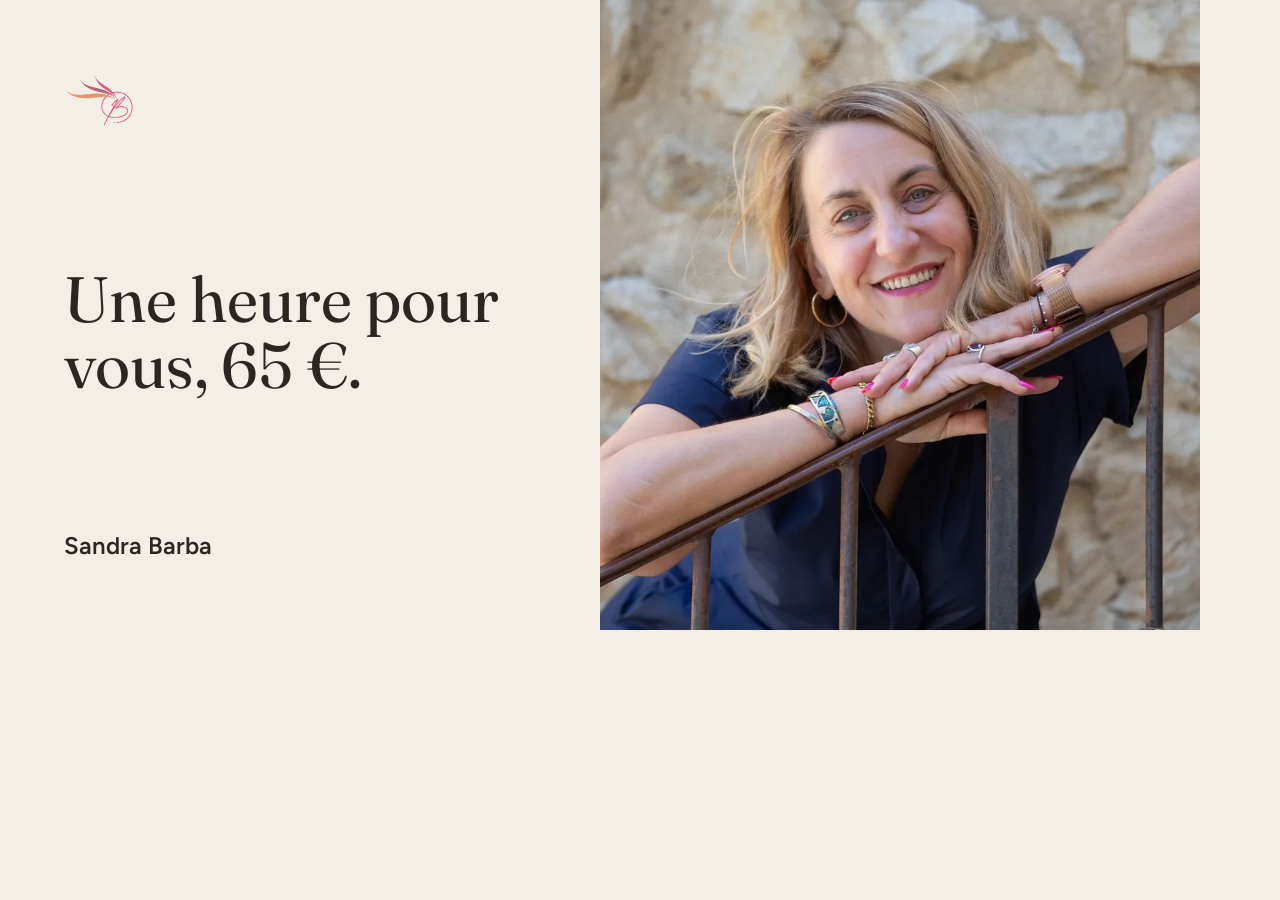
<file: _partage/rendez-vous-fr.html>
<!doctype html>
<html lang="fr"><head><meta charset="utf-8">
<link rel="stylesheet" href="/assets/css/socle.css"><link rel="stylesheet" href="/assets/css/site.css">
<style>:root{--fond:#F3EEE6;--texte:#2B2622}
html,body{margin:0;width:1200px;height:630px;overflow:hidden;background:var(--fond);color:var(--texte)}
.carte{display:grid;grid-template-columns:1fr 1fr;width:1200px;height:630px}
.carte-texte{display:flex;flex-direction:column;justify-content:space-between;padding:64px}
.carte-texte img{width:72px;height:72px}
.carte-titre{font-family:var(--police-titres);font-size:64px;line-height:1.02;margin:0;text-wrap:balance}
.carte-nom{font-size:24px;font-weight:600;margin:0}
.carte-image{background:center/cover no-repeat}</style>
</head><body>
<div class="carte">
  <div class="carte-texte">
    <img src="/assets/images/logo.svg" alt="">
    <p class="carte-titre">Une heure pour vous, 65 €.</p>
    <p class="carte-nom">Sandra Barba</p>
  </div>
  <div class="carte-image" style="background-image:url('/assets/images/sandra-rampe-portrait-960.webp')"></div>
</div>
</body></html>
</file>
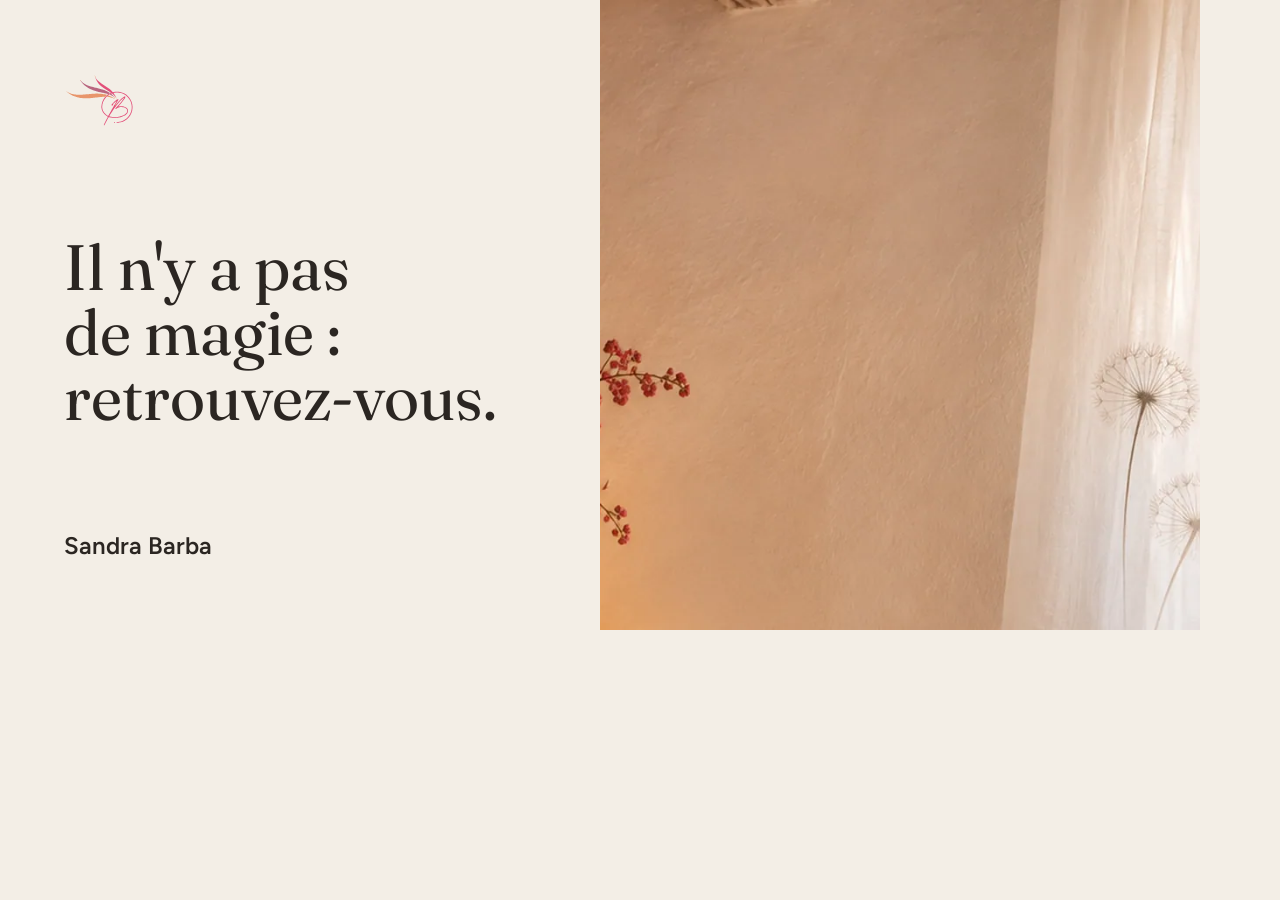
<file: _partage/sophrologie-fr.html>
<!doctype html>
<html lang="fr"><head><meta charset="utf-8">
<link rel="stylesheet" href="/assets/css/socle.css"><link rel="stylesheet" href="/assets/css/site.css">
<style>:root{--fond:#F3EEE6;--texte:#2B2622}
html,body{margin:0;width:1200px;height:630px;overflow:hidden;background:var(--fond);color:var(--texte)}
.carte{display:grid;grid-template-columns:1fr 1fr;width:1200px;height:630px}
.carte-texte{display:flex;flex-direction:column;justify-content:space-between;padding:64px}
.carte-texte img{width:72px;height:72px}
.carte-titre{font-family:var(--police-titres);font-size:64px;line-height:1.02;margin:0;text-wrap:balance}
.carte-nom{font-size:24px;font-weight:600;margin:0}
.carte-image{background:center/cover no-repeat}</style>
</head><body>
<div class="carte">
  <div class="carte-texte">
    <img src="/assets/images/logo.svg" alt="">
    <p class="carte-titre">Il n&#39;y a pas de magie : retrouvez-vous.</p>
    <p class="carte-nom">Sandra Barba</p>
  </div>
  <div class="carte-image" style="background-image:url('/assets/images/grok/voilage-1280.webp')"></div>
</div>
</body></html>
</file>
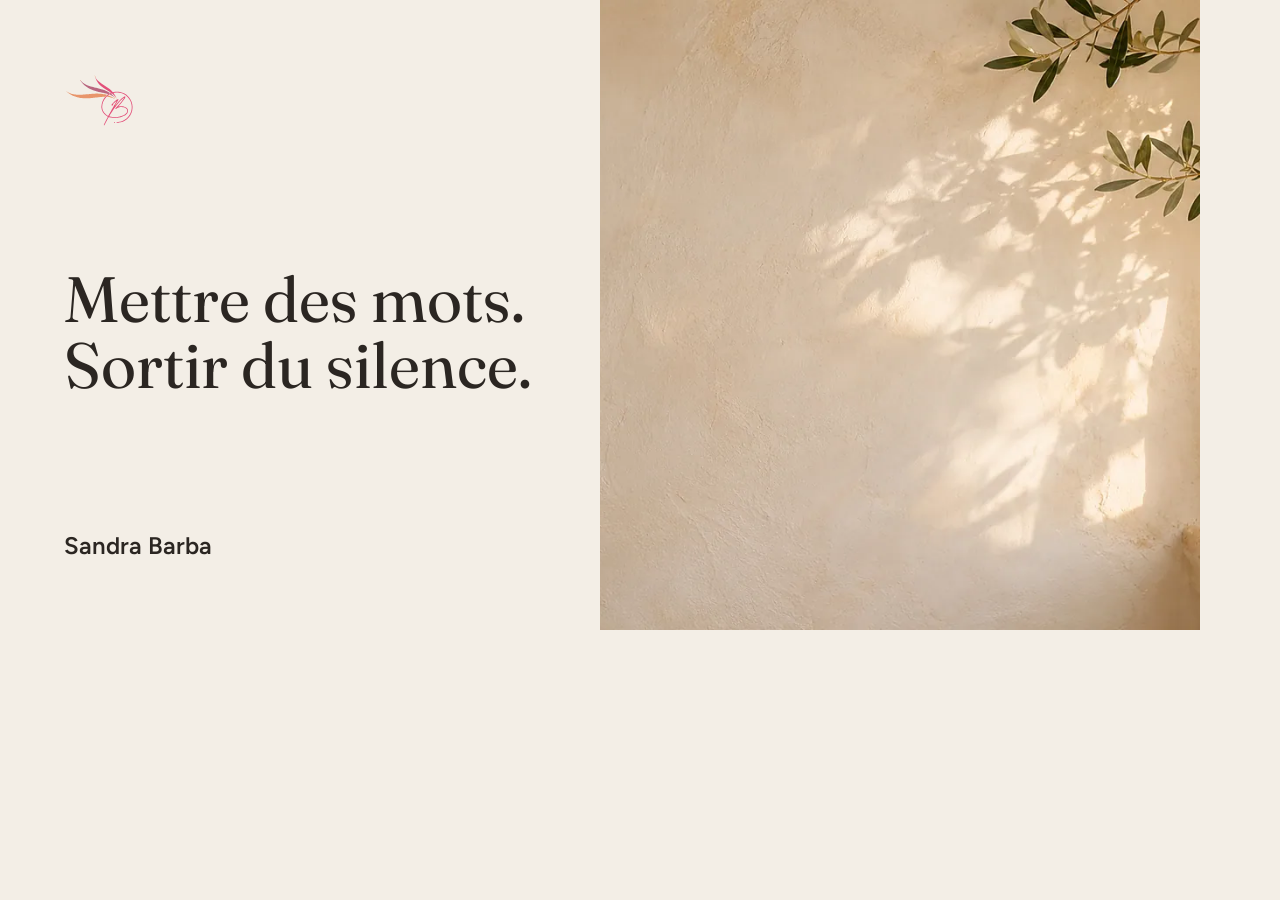
<file: _partage/violences-fr.html>
<!doctype html>
<html lang="fr"><head><meta charset="utf-8">
<link rel="stylesheet" href="/assets/css/socle.css"><link rel="stylesheet" href="/assets/css/site.css">
<style>:root{--fond:#F3EEE6;--texte:#2B2622}
html,body{margin:0;width:1200px;height:630px;overflow:hidden;background:var(--fond);color:var(--texte)}
.carte{display:grid;grid-template-columns:1fr 1fr;width:1200px;height:630px}
.carte-texte{display:flex;flex-direction:column;justify-content:space-between;padding:64px}
.carte-texte img{width:72px;height:72px}
.carte-titre{font-family:var(--police-titres);font-size:64px;line-height:1.02;margin:0;text-wrap:balance}
.carte-nom{font-size:24px;font-weight:600;margin:0}
.carte-image{background:center/cover no-repeat}</style>
</head><body>
<div class="carte">
  <div class="carte-texte">
    <img src="/assets/images/logo.svg" alt="">
    <p class="carte-titre">Mettre des mots. Sortir du silence.</p>
    <p class="carte-nom">Sandra Barba</p>
  </div>
  <div class="carte-image" style="background-image:url('/assets/images/grok/violences-matin-1280.webp')"></div>
</div>
</body></html>
</file>
<file: assets/css/socle.css>
/* Socle : règles communes à toutes les maquettes. Le style du projet va dans site.css.
   Les couleurs et polices du projet se règlent par les variables ci-dessous (redéfinies dans site.css). */
:root {
  --police-titres: Georgia, 'Times New Roman', serif;
  --police-texte: system-ui, -apple-system, 'Segoe UI', Roboto, sans-serif;
  --accent: #b3361f;
  --texte-doux: color-mix(in srgb, var(--texte) 78%, var(--fond));
  --ligne: color-mix(in srgb, var(--texte) 18%, var(--fond));
  --gouttiere: clamp(16px, 4vw, 48px);
  --largeur: 1240px;
  --rayon: 6px;
  --duree: .7s;
  --courbe: cubic-bezier(.22, 1, .36, 1);
}

*, *::before, *::after { box-sizing: border-box; }
html { -webkit-text-size-adjust: 100%; text-size-adjust: 100%; }
body {
  font-family: var(--police-texte); font-size: clamp(1rem, .96rem + .2vw, 1.125rem); line-height: 1.6;
  padding-bottom: var(--barres-h); overflow-x: clip;
}
img, picture, video, canvas, svg { display: block; max-width: 100%; }
img, video { height: auto; }
h1, h2, h3, h4 { font-family: var(--police-titres); line-height: 1.08; margin: 0 0 .5em; text-wrap: balance; font-weight: 600; }
p, li, dd, figcaption { text-wrap: pretty; }
p { margin: 0 0 1em; }
a { color: inherit; }
a[href^="mailto:"] { overflow-wrap: anywhere; }
button, input, select, textarea { font: inherit; color: inherit; }
button { cursor: pointer; }
:where(a, button, input, select, textarea, summary, [tabindex]) { -webkit-tap-highlight-color: transparent; }
:focus { outline: none; }
:focus-visible { outline: 3px solid var(--accent); outline-offset: 3px; border-radius: 2px; }
[id] { scroll-margin-top: calc(var(--entete-h) + 12px); scroll-margin-bottom: calc(var(--barres-h) + 12px); }
/* Lien profond vers une scène qui cache l'en-tête : elle arrive tout en haut de l'écran (comme aller() du socle). */
html.js:not(.secours) :is([data-entete-cache], [data-entete-cache] [id], [data-fx="plein-ecran"], [data-fx="plein-ecran"] [id]) { scroll-margin-top: 0; }
[hidden] { display: none !important; }

.visuellement-cache {
  position: absolute !important; width: 1px; height: 1px; padding: 0; margin: -1px;
  overflow: hidden; clip: rect(0 0 0 0); white-space: nowrap; border: 0;
}
.evitement {
  position: fixed; left: 12px; top: 12px; z-index: 1000; padding: 12px 16px; background: var(--texte); color: var(--fond);
  transform: translateY(-160%); text-decoration: none;
}
.evitement:focus-visible { transform: none; }
.conteneur { width: min(100% - 2 * var(--gouttiere), var(--largeur)); margin-inline: auto; }
.chiffres { font-variant-numeric: tabular-nums; }

/* Boutons : zones tactiles d'au moins 44 px. */
.bouton {
  display: inline-flex; align-items: center; justify-content: center; gap: .5em;
  min-height: 48px; min-width: 44px; padding: .7em 1.4em; border-radius: 999px;
  background: var(--accent); color: var(--fond); text-decoration: none; font-weight: 600; border: 0;
  line-height: 1.2; text-align: center;
}
.bouton--contour { background: transparent; color: inherit; box-shadow: inset 0 0 0 2px currentColor; }
.bouton[disabled] { opacity: .55; cursor: not-allowed; }

/* Apparitions : cachées par le style critique jusqu'à .vu, jamais recachées. */
html.js:not(.secours):not([data-arrivee="retour"]) [data-anime]:not([data-anime="gsap"]) {
  transform: translate3d(0, 1.2rem, 0);
  transition: opacity var(--duree) var(--courbe) var(--delai, 0s), transform var(--duree) var(--courbe) var(--delai, 0s);
}
html.js:not(.secours):not([data-arrivee="retour"]) [data-anime]:not([data-anime="gsap"]).vu { transform: none; }

/* Bibliothèque d'effets (effets.js). Apparitions : le bloc lui-même ne glisse pas, ce sont ses parties qui arrivent.
   Mêmes conditions que les apparitions : en secours, au retour et sans JavaScript, état final direct.
   Les transitions ne valent que pendant l'arrivée (.fx-fini ensuite) : celles du projet reprennent la main. */
html.js:not(.secours):not([data-arrivee="retour"]) :is([data-anime="lignes"], [data-anime="mots"], [data-anime="lettres"], [data-anime="cascade"]):not([data-anime="gsap"]) {
  transform: none; transition: opacity .25s linear var(--delai, 0s);
}
/* Masques des lignes : découpe par clip-path, débordante en haut et sur les côtés (accents), un peu en bas (jambages),
   au lieu d'un overflow et de marges : la mise en page ne change pas d'un pixel pendant la découpe. La ligne part
   d'assez bas (135 %) pour rester invisible malgré le débord du bas. */
.fx-ligne-mask { overflow: visible !important; clip-path: inset(-.4em -.6em -.2em -.6em); }
html.js:not(.secours):not([data-arrivee="retour"]) [data-anime="lignes"] .fx-ligne {
  transform: translate3d(0, 135%, 0); transition: transform 1s var(--courbe) calc(var(--delai, 0s) + var(--i, 0) * 90ms);
}
html.js:not(.secours):not([data-arrivee="retour"]) [data-anime="lignes"].vu .fx-ligne { transform: none; }
html.js:not(.secours):not([data-arrivee="retour"]) [data-anime="mots"] .fx-mot {
  opacity: 0; transform: translate3d(0, .5em, 0);
  transition: opacity .6s var(--courbe) calc(var(--delai, 0s) + var(--i, 0) * 35ms), transform .7s var(--courbe) calc(var(--delai, 0s) + var(--i, 0) * 35ms);
}
html.js:not(.secours):not([data-arrivee="retour"]) [data-anime="mots"].vu .fx-mot { opacity: 1; transform: none; }
/* Lettres : chaque mot reste d'un bloc (jamais coupé en fin de ligne), les lettres basculent en place. */
[data-anime="lettres"] :is(.fx-mot-l, .fx-lettre) { display: inline-block; }
html.js:not(.secours):not([data-arrivee="retour"]) [data-anime="lettres"] .fx-lettre {
  opacity: 0; transform: translate3d(0, .55em, 0) rotate(12deg); transform-origin: 0 100%;
  transition: opacity .5s var(--courbe) calc(var(--delai, 0s) + var(--i, 0) * 18ms), transform .8s var(--courbe) calc(var(--delai, 0s) + var(--i, 0) * 18ms);
}
html.js:not(.secours):not([data-arrivee="retour"]) [data-anime="lettres"].vu .fx-lettre { opacity: 1; transform: none; }
html.js:not(.secours):not([data-arrivee="retour"]) [data-anime="cascade"] > * { opacity: 0; transform: translate3d(0, 1.8rem, 0); }
html.js:not(.secours):not([data-arrivee="retour"]) [data-anime="cascade"]:not(.fx-fini) > * {
  transition: opacity .7s var(--courbe) calc(var(--delai, 0s) + var(--i, 0) * 80ms), transform .9s var(--courbe) calc(var(--delai, 0s) + var(--i, 0) * 80ms);
}
html.js:not(.secours):not([data-arrivee="retour"]) [data-anime="cascade"].vu > * { opacity: 1; transform: none; }
/* Rideau : règle aussi précise que celle des apparitions (sinon sa transition de découpe serait écrasée). */
html.js:not(.secours):not([data-arrivee="retour"]) [data-anime="rideau"]:not([data-anime="gsap"]) {
  transform: none; clip-path: inset(0 0 100% 0);
}
html.js:not(.secours):not([data-arrivee="retour"]) [data-anime="rideau"]:not([data-anime="gsap"]):not(.fx-fini) {
  transition: opacity .25s linear var(--delai, 0s), clip-path 1.2s cubic-bezier(.77, 0, .18, 1) var(--delai, 0s);
}
html.js:not(.secours):not([data-arrivee="retour"]) [data-anime="rideau"]:not([data-anime="gsap"]).vu { clip-path: inset(0 0 0 0); }
html.js:not(.secours):not([data-arrivee="retour"]) [data-anime="rideau"]:not([data-fx]) > :is(picture, video) { transform: scale(1.14); }
html.js:not(.secours):not([data-arrivee="retour"]) [data-anime="rideau"]:not([data-fx]):not(.fx-fini) > :is(picture, video) { transition: transform 1.6s var(--courbe) var(--delai, 0s); }
html.js:not(.secours):not([data-arrivee="retour"]) [data-anime="rideau"].vu:not([data-fx]) > :is(picture, video) { transform: none; }
/* Effets liés au défilement : l'image déplacée par GSAP n'a aucune transition CSS (une seule source par propriété). */
[data-fx="parallaxe"] > :is(picture, video, img), [data-fx="zoom"] > :is(picture, video, img) { transition: none; }
/* WebGL « onde » : le canvas, calé sur l'image, n'est visible que pendant le mouvement ; au repos, l'image d'origine, nette. */
[data-fx="onde"] { position: relative; }
.fx-onde { position: absolute; left: 0; top: 0; width: 100%; height: 100%; pointer-events: none; opacity: 0; transition: opacity .3s linear; }
.fx-onde--actif { opacity: 1; transition-duration: .12s; }
/* Image qui s'ouvre en plein écran : section haute, cadre collant en haut de l'écran (sticky, pas d'épinglage GSAP).
   En secours et sans JavaScript : image entière dans une section normale (règles [data-collant]). */
html.js:not(.secours) [data-fx="plein-ecran"] { position: relative; height: var(--fx-longueur, 260svh); }
html.js:not(.secours) [data-fx="plein-ecran"] > [data-collant] { position: sticky; top: 0; height: 100vh; height: 100svh; overflow: hidden; }
[data-fx="plein-ecran"] > [data-collant] > .media, [data-fx="plein-ecran"] [data-fx-cible] { width: 100%; height: 100%; border-radius: 0; }
:is(html.secours, html:not(.js)) [data-fx="plein-ecran"] [data-fx-cible] { height: 100svh; }
/* Mots géants : la rangée garde sa largeur (mots répétés au besoin) et ne sort jamais de son bandeau.
   En secours et sans JavaScript, les mots passent à la ligne : rien n'est coupé. */
[data-fx="mots-geants"] { overflow: hidden; overflow: clip; }
[data-fx="mots-geants"] [data-fx-rangee] { width: max-content; white-space: nowrap; margin: 0; }
:is(html.secours, html:not(.js)) [data-fx="mots-geants"] { overflow: visible; }
:is(html.secours, html:not(.js)) [data-fx="mots-geants"] [data-fx-rangee] { width: auto; white-space: normal; line-height: 1.2; }
/* Inclinaison selon la vitesse : GSAP seul tient la transformation (pas de transition CSS sur transform). */
[data-fx="vitesse"], [data-fx="mots-geants"] [data-fx-rangee] { transition-property: opacity, color, background-color, border-color, box-shadow !important; }

/* Effets au survol : au premier survol, GSAP prend la main sur la transformation (classe fx-survol) :
   plus aucune transition CSS sur transform pour cet élément. */
.fx-survol { transition-property: opacity, color, background-color, border-color, box-shadow !important; }

[data-boucle-css].hors-ecran, [data-boucle-css].hors-ecran *, [data-boucle-css].en-pause, [data-boucle-css].en-pause * { animation-play-state: paused !important; }

/* En-tête : opaque, jamais coupé, se cache en descendant. */
[data-entete] {
  position: fixed; inset: 0 0 auto; z-index: 800; background: var(--fond);
  border-bottom: 1px solid var(--ligne); transition: transform .35s var(--courbe);
}
html.entete-cache [data-entete], html.scene-sans-entete:not(.menu-ouvert) [data-entete] { transform: translateY(-100%); }
.entete-rangee {
  display: flex; align-items: center; gap: clamp(8px, 2vw, 28px);
  min-height: 64px; padding: 8px var(--gouttiere); max-width: calc(var(--largeur) + 2 * var(--gouttiere)); margin-inline: auto;
}
.entete-logo { display: inline-flex; align-items: center; gap: .6em; min-height: 44px; text-decoration: none; font-weight: 700; flex: none; }
.entete-logo img { width: 36px; height: 36px; }
[data-nav] { flex: 1 1 auto; min-width: 0; display: flex; justify-content: flex-end; }
[data-nav] ul { display: flex; gap: clamp(12px, 2vw, 28px); list-style: none; margin: 0; padding: 0; min-width: 0; overflow: hidden; white-space: nowrap; }
/* Un lien de navigation ne passe jamais à la ligne : sinon il « tient » sur deux lignes et le relais
   (deuxième rangée, bouton Menu) ne se déclenche pas. */
[data-nav] a { display: inline-flex; align-items: center; min-height: 44px; text-decoration: none; white-space: nowrap; }
[data-nav] a[aria-current] { text-decoration: underline; text-underline-offset: .35em; text-decoration-thickness: 2px; }
.entete-actions { display: flex; align-items: center; gap: 8px; flex: none; }
.entete-actions .bouton { min-height: 44px; padding-inline: 1.1em; }
.entete-langue { display: inline-flex; align-items: center; justify-content: center; min-width: 44px; min-height: 44px; text-decoration: none; font-weight: 600; text-transform: uppercase; }
[data-menu-bouton] { display: none; min-height: 44px; min-width: 44px; padding: 0 14px; border: 0; border-radius: 999px; background: var(--texte); color: var(--fond); font-weight: 600; }
html.nav-compacte [data-nav] { display: none; }
html.nav-compacte [data-menu-bouton] { display: inline-flex; align-items: center; }
html.nav-compacte .entete-actions { margin-left: auto; }
/* Dès 900 px, les liens qui ne tiennent pas à côté du logo passent sur une deuxième rangée (entete.js) :
   jamais le bouton Menu seul sur ordinateur. L'en-tête est plus haut : --entete-h suit (mesures.js). */
html.nav-deux-rangees .entete-rangee { flex-wrap: wrap; row-gap: 0; }
html.nav-deux-rangees [data-nav] { order: 3; flex: 1 0 100%; justify-content: flex-start; border-top: 1px solid var(--ligne); }
html.nav-deux-rangees .entete-actions { margin-left: auto; }
html.nav-deux-lignes [data-nav] ul { flex-wrap: wrap; row-gap: 0; column-gap: clamp(12px, 1.6vw, 24px); }
@media (max-width: 520px) { .entete-actions .bouton { display: none; } }

/* Sans JavaScript : l'en-tête reste dans le flux (sa hauteur n'est pas mesurée, rien ne passe dessous).
   Dès 900 px, les liens passent à la ligne sous le logo ; en dessous, un lien Menu ouvre le menu plein écran
   par son ancre (#menu:target) et un lien Fermer le referme. */
.menu-sansjs, .menu-sansjs-fermer { display: none; }
html:not(.js) { --entete-h: 0px; }
html:not(.js) [data-entete] { position: relative; }
@media (min-width: 900px) {
  html:not(.js) .entete-rangee { flex-wrap: wrap; row-gap: 0; }
  html:not(.js) [data-nav] { order: 3; flex: 1 0 100%; justify-content: flex-start; }
  html:not(.js) [data-nav] ul { flex-wrap: wrap; column-gap: clamp(12px, 2vw, 28px); row-gap: 0; }
  html:not(.js) .entete-actions { margin-left: auto; }
}
@media (max-width: 899px) {
  html:not(.js) [data-nav] { display: none; }
  html:not(.js) .entete-actions { margin-left: auto; }
  html:not(.js) .menu-sansjs {
    display: inline-flex; align-items: center; min-height: 44px; min-width: 44px; padding: 0 14px; border-radius: 999px;
    background: var(--texte); color: var(--fond); font-weight: 600; text-decoration: none;
  }
}
html:not(.js) #menu:target { z-index: 810; visibility: visible; opacity: 1; transition: none; padding-top: 24px; }
html:not(.js) #menu:target li { opacity: 1; transform: none; transition: none; }
html:not(.js) #menu:target .menu-sansjs-fermer { display: block; margin: 0 0 16px; }
html:not(.js) .menu-sansjs-fermer a { display: inline-flex; align-items: center; min-height: 44px; font-weight: 600; }
/* Cible du lien Fermer : fixe, elle ne fait pas défiler la page quand le menu se referme. */
#menu-ferme { position: fixed; top: 0; left: 0; width: 1px; height: 1px; pointer-events: none; }
/* Sans JavaScript, la barre fixe du téléphone n'est pas mesurée : sa hauteur est réservée d'office. */
@media (max-width: 760px) { html:not(.js) { --barres-h: calc(65px + env(safe-area-inset-bottom)); } }

/* Menu : plein écran, liens qui arrivent l'un après l'autre. */
[data-menu] {
  position: fixed; inset: 0; z-index: 790; background: var(--menu-fond, var(--fond)); overflow-y: auto; overscroll-behavior: contain;
  padding: calc(var(--entete-h) + 24px) var(--gouttiere) calc(32px + var(--barres-h));
  visibility: hidden; opacity: 0; transition: opacity .3s var(--courbe), visibility 0s .3s;
}
html.menu-ouvert [data-menu] { visibility: visible; opacity: 1; transition: opacity .3s var(--courbe); }
html.menu-ouvert [data-entete] { transform: none; }
[data-menu] ul { list-style: none; margin: 0 0 32px; padding: 0; }
[data-menu] li { opacity: 0; transform: translateY(12px); transition: opacity .4s var(--courbe), transform .4s var(--courbe); transition-delay: calc(var(--i, 0) * 50ms + 80ms); }
html.menu-ouvert [data-menu] li { opacity: 1; transform: none; }
[data-menu] .menu-lien { display: flex; align-items: center; min-height: 52px; font-family: var(--police-titres); font-size: clamp(1.6rem, 7vw, 2.6rem); text-decoration: none; }
[data-menu] .menu-lien[aria-current] { color: var(--accent); }

/* Voile de transition (état de départ dans le style critique). */
[data-voile] { display: grid; place-items: center; color: var(--fond); }
.voile-contenu { display: grid; justify-items: center; gap: 12px; text-align: center; padding: var(--gouttiere); }
.voile-contenu img { width: 56px; height: 56px; }
[data-voile-libelle] { font-family: var(--police-titres); font-size: clamp(1.6rem, 5vw, 3rem); }
/* Forme « vague » : bords ondulés du voile (en haut à la montée, en bas au retrait), posés par le gabarit. */
[data-voile] .voile-vague { position: absolute; left: 0; width: 100%; height: clamp(60px, 12vh, 120px); fill: var(--voile-fond); pointer-events: none; }
[data-voile] .voile-vague--haut { bottom: calc(100% - 1px); transform-origin: 50% 100%; }
[data-voile] .voile-vague--bas { top: calc(100% - 1px); transform-origin: 50% 0; }
/* Trou qui s'ouvre dans le voile (forme « iris ») ou dans le panneau de l'intro (versObjet) :
   variables --cx, --cy (centre) et --trou (rayon), posées image par image par le socle. */
[data-voile].avec-trou, .ouverture-panneau.avec-trou {
  -webkit-mask: radial-gradient(circle at var(--cx, 50%) var(--cy, 50%), transparent var(--trou, -2px), #000 calc(var(--trou, -2px) + 1px));
          mask: radial-gradient(circle at var(--cx, 50%) var(--cy, 50%), transparent var(--trou, -2px), #000 calc(var(--trou, -2px) + 1px));
}

/* Barre fixe du téléphone : action principale et contact rapide. */
[data-barre-fixe] {
  position: fixed; inset: auto 0 0; z-index: 780; display: none; gap: 8px;
  padding: 8px var(--gouttiere) calc(8px + env(safe-area-inset-bottom)); background: var(--fond); border-top: 1px solid var(--ligne);
  transition: transform .3s var(--courbe);
}
[data-barre-fixe] .bouton { flex: 1; min-height: 48px; }
[data-barre-fixe].barre-masquee { transform: translateY(110%); }
@media (max-width: 760px) { [data-barre-fixe] { display: flex; } }

/* Écrans plein cadre et sections épinglées : tout tient dans la partie visible. */
.ecran {
  min-height: 100vh; min-height: 100svh; display: flex; flex-direction: column;
  padding-top: calc(var(--entete-h) + 16px); padding-bottom: calc(var(--barres-h) + 16px);
}
.ecran.epingle { height: 100vh; height: 100svh; min-height: 0; }
.ecran .piste { flex: 1 1 auto; min-height: 0; max-height: 820px; }

/* Scènes épinglées ou collantes du projet ([data-scene], .ecran.epingle) : en secours et sans
   JavaScript, plus rien n'est épinglé, la scène prend la hauteur de son contenu (au moins un écran) au lieu
   d'être coupée. Son cadre collant [data-collant] redevient un bloc normal. */
:is(html.secours, html:not(.js)) :is([data-scene], .ecran.epingle) { height: auto !important; min-height: 100svh; }
:is(html.secours, html:not(.js)) [data-collant] { position: relative !important; top: auto !important; height: auto !important; min-height: 100svh; }

/* Faces arrière d'un objet en 3D (verso d'une carte, dos d'un volet) : jamais visibles de dos ;
   en secours et sans JavaScript, l'objet est posé ouvert et son dos est retiré (sinon il recouvre le texte). */
[data-face="dos"] { backface-visibility: hidden; -webkit-backface-visibility: hidden; }
:is(html.secours, html:not(.js)) [data-face="dos"] { display: none !important; }

/* Écrans bas. 1366×768 et moins de 820 px de haut sur ordinateur : .masque-ecran-bas se retire (phrase
   d'introduction, surtitre, légende), pour que le premier écran et les scènes épinglées tiennent.
   Téléphone à l'horizontale et moins de 500 px de haut : .masque-ecran-tres-bas se retire aussi, et les
   écrans plein cadre se resserrent. Les tailles des titres d'ouverture se règlent dans site.css, dans les
   mêmes requêtes (@media (max-height: 820px) and (min-width: 761px), puis (max-height: 500px)). */
@media (max-height: 820px) and (min-width: 761px) { .masque-ecran-bas { display: none !important; } }
@media (max-height: 500px) {
  .masque-ecran-bas, .masque-ecran-tres-bas { display: none !important; }
  .ecran { padding-top: calc(var(--entete-h) + 8px); padding-bottom: calc(var(--barres-h) + 8px); }
}

/* Médias : cadrage réglé par --cadrage (object-position), mention des illustrations générées. */
.media { position: relative; margin: 0; overflow: hidden; border-radius: var(--rayon); background: color-mix(in srgb, var(--texte) 8%, var(--fond)); } /* jamais de case vide pendant le chargement */
.media picture { display: block; width: 100%; height: 100%; }
.media img, .media video { width: 100%; height: 100%; object-fit: cover; object-position: var(--cadrage, 50% 50%); }
@media (max-width: 760px) { .media img, .media video { object-position: var(--cadrage-mobile, var(--cadrage, 50% 50%)); } }
.mention-ia {
  position: absolute; right: 8px; bottom: 8px; z-index: 2; padding: 3px 8px; border-radius: 999px;
  background: rgba(0, 0, 0, .66); color: #fff; font: 600 12px/1.4 var(--police-texte); letter-spacing: .01em; pointer-events: none;
}

/* Formulaires. */
.champ { display: grid; gap: 6px; margin-bottom: 18px; }
.champ label { font-weight: 600; }
.champ input, .champ select, .champ textarea {
  min-height: 48px; padding: 10px 12px; border: 1px solid color-mix(in srgb, var(--texte) 45%, var(--fond)); border-radius: var(--rayon); background: var(--fond);
}
.champ [aria-invalid="true"] { border-color: #b00020; }
.champ-erreur { margin: 0; color: #b00020; font-size: .95rem; }
.mention-donnees { font-size: .9rem; color: var(--texte-doux); }
[data-message-envoi] { padding: 12px 16px; border-radius: var(--rayon); background: color-mix(in srgb, var(--accent) 12%, var(--fond)); }

/* Barre de lecture des pages longues. */
[data-barre-lecture] { position: fixed; left: 0; right: 0; top: var(--entete-h); height: 3px; z-index: 805; background: var(--accent); transform: scaleX(0); transform-origin: 0 50%; }
html.entete-cache [data-barre-lecture] { top: 0; }

/* Curseur personnalisé (souris uniquement, activé par data-curseur sur html). */
.curseur {
  position: fixed; left: -8px; top: -8px; z-index: 1001; width: 16px; height: 16px; border-radius: 50%;
  border: 2px solid var(--accent); pointer-events: none; opacity: 0; transition: opacity .2s, width .2s, height .2s, left .2s, top .2s;
}
html.curseur-actif .curseur { opacity: 1; }
.curseur.curseur-lien { width: 40px; height: 40px; left: -20px; top: -20px; }
.curseur.curseur-cache { opacity: 0 !important; }

/* Pied de page. */
.pied { padding: 56px 0 32px; border-top: 1px solid var(--ligne); }
.pied-grille { display: grid; gap: 32px; grid-template-columns: repeat(auto-fit, minmax(200px, 1fr)); }
.pied ul { list-style: none; margin: 0; padding: 0; }
.pied a, .pied button.lien { display: inline-flex; align-items: center; min-height: 44px; }
button.lien { background: none; border: 0; padding: 0; text-decoration: underline; text-underline-offset: .2em; }
.pied-bas { display: flex; flex-wrap: wrap; justify-content: space-between; gap: 12px; margin-top: 32px; font-size: .9rem; color: var(--texte-doux); }
</file>
<file: assets/css/site.css>
/* Sandra Barba · direction « Respirer » : lin, argile, olive nuit, laurier-rose (le rose du logo).
   Un fond dominant (lin), l'argile pour rythmer, l'olive pour les bandes d'aide et l'appel final. */
@font-face { font-family: 'Fraunces'; src: url('/assets/fonts/fraunces.woff2') format('woff2'); font-weight: 100 900; font-style: normal; font-display: swap; }
@font-face { font-family: 'Fraunces'; src: url('/assets/fonts/fraunces-italique.woff2') format('woff2'); font-weight: 100 900; font-style: italic; font-display: swap; }
@font-face { font-family: 'Figtree'; src: url('/assets/fonts/figtree.woff2') format('woff2'); font-weight: 300 900; font-style: normal; font-display: swap; }
@font-face { font-family: 'Fraunces secours'; src: local('Georgia'), local('Times New Roman'); size-adjust: 104%; ascent-override: 92%; descent-override: 24%; }
@font-face { font-family: 'Figtree secours'; src: local('Arial'), local('Helvetica'); size-adjust: 101%; ascent-override: 95%; descent-override: 25%; }

:root {
  --argile: #E9DDCD;
  --olive: #26332C;
  --olive-2: #31423A;
  --olive-3: #1E2923;
  --creme: #F6F1EA;
  --accent: #A6345A;
  --accent-fonce: #8A2A4A;
  --accent-clair: #F2A9BA;
  --peche: #F1C9B4;
  --texte-doux: #5F5752;
  --ligne: color-mix(in srgb, var(--texte) 16%, var(--fond));
  --police-titres: 'Fraunces', 'Fraunces secours', Georgia, serif;
  --police-texte: 'Figtree', 'Figtree secours', system-ui, sans-serif;
  --rayon: 18px;
  --largeur: 1280px;
  --gouttiere: clamp(18px, 4.4vw, 56px);
  --section: clamp(64px, 8vw, 120px);
}
body { font-size: clamp(1.0625rem, 1rem + .22vw, 1.1875rem); line-height: 1.62; font-weight: 400; }
h1, h2, h3 { font-weight: 380; font-optical-sizing: auto; letter-spacing: -.015em; }
h3 { font-size: clamp(1.3rem, 1.1rem + .7vw, 1.75rem); line-height: 1.15; }
:is(h1, h2, h3) em { font-style: italic; color: var(--accent); font-weight: 360; }
.fond-olive :is(h1, h2, h3) em { color: var(--accent-clair); }
::selection { background: var(--accent-clair); color: var(--olive); }

/* Sections et fonds : toujours avec une raison (argile pour rythmer, olive pour l'aide et l'appel final). */
.section { padding-block: var(--section); position: relative; }
.fond-argile { background: var(--argile); }
.fond-olive { background: var(--olive); color: var(--creme); --ligne: rgba(246, 241, 234, .2); --texte-doux: #D8D0C4; }
.surtitre {
  display: inline-flex; align-items: center; gap: .7em; margin: 0 0 1.1em;
  font: 600 .8125rem/1.3 var(--police-texte); letter-spacing: .16em; text-transform: uppercase; color: var(--accent);
}
.surtitre::before { content: ""; width: .62em; height: .62em; border-radius: 50%; background: currentColor; flex: none; }
.fond-olive .surtitre { color: var(--accent-clair); }
h2.surtitre { font-family: var(--police-texte); font-weight: 600; letter-spacing: .16em; }
.titre-section { font-size: clamp(2.15rem, 1.3rem + 3.3vw, 4.5rem); line-height: 1.05; letter-spacing: -.025em; max-width: 17ch; margin-bottom: .55em; }
.titre-section em { display: inline; }

/* Boutons et liens. */
.bouton { min-height: 52px; padding: .8em 1.6em; font-weight: 600; letter-spacing: .01em; color: #fff; transition: background-color .3s var(--courbe), color .3s var(--courbe), box-shadow .3s var(--courbe); }
.bouton:hover { background: var(--accent-fonce); }
.bouton--contour { color: inherit; background: transparent; }
.bouton--contour:hover { background: color-mix(in srgb, currentColor 8%, transparent); }
.fond-olive .bouton:not(.bouton--contour) { background: var(--accent-clair); color: var(--olive); }
.fond-olive .bouton:not(.bouton--contour):hover { background: #F7C3CF; }
.bouton--clair { background: var(--creme) !important; color: var(--olive) !important; }
.lien-fleche { display: inline-flex; align-items: center; gap: .5em; min-height: 44px; font-weight: 600; color: var(--accent); text-decoration: none; }
.lien-fleche::after { content: "→"; transition: transform .35s var(--courbe); }
.lien-fleche:hover::after { transform: translateX(5px); }
.fond-olive .lien-fleche { color: var(--accent-clair); }
.a-completer { color: inherit; opacity: 1; font-style: italic; }

/* En-tête. */
[data-entete] { background: var(--fond); }
.entete-rangee { min-height: 72px; }
.entete-logo img { width: 44px; height: 32px; }
.entete-nom { display: grid; font-family: var(--police-titres); font-size: 1.3rem; font-weight: 420; line-height: 1.05; letter-spacing: -.01em; }
.entete-nom small { font: 600 .75rem/1.3 var(--police-texte); letter-spacing: .14em; text-transform: uppercase; color: var(--texte-doux); margin-top: 3px; }
[data-nav] a { font-weight: 500; position: relative; }
[data-nav] a[aria-current] { text-decoration: none; color: var(--accent); }
[data-nav] a[aria-current]::after { content: ""; position: absolute; left: 0; right: 0; bottom: 6px; height: 2px; border-radius: 2px; background: currentColor; }
[data-menu-bouton] { background: var(--olive); color: var(--creme); }
@media (max-width: 420px) { .entete-nom small { display: none; } }

/* Intro : un cercle de lumière inspire, souffle, puis devient le portrait de la page. */
.ouverture-panneau { color: var(--texte); gap: 18px; }
.ouverture-souffle { position: relative; display: grid; place-items: center; width: min(46vw, 34vh, 300px); aspect-ratio: 1; border-radius: 50%; --s: .45; }
.ouverture-souffle::before {
  content: ""; position: absolute; inset: 0; border-radius: 50%; transform: scale(var(--s));
  background: radial-gradient(circle at 38% 32%, #FBE7DC 0%, var(--peche) 46%, #E6A0AE 100%);
  box-shadow: 0 0 0 18px rgba(166, 52, 90, .07), 0 0 0 42px rgba(166, 52, 90, .04);
}
.ouverture-mot { position: relative; grid-area: 1 / 1; font-family: var(--police-titres); font-style: italic; font-size: clamp(1.25rem, 2.4vw, 1.75rem); color: var(--olive); opacity: 0; }
.ouverture-nom { margin: 10px 0 0; font-family: var(--police-titres); font-size: clamp(1.6rem, 3.4vw, 2.6rem); line-height: 1; letter-spacing: -.02em; }
.ouverture-ligne { margin: 0; font: 600 .8125rem/1.3 var(--police-texte); letter-spacing: .18em; text-transform: uppercase; color: var(--accent); }
[data-voile] { color: var(--creme); }
[data-voile-libelle] { font-style: italic; }
.voile-contenu img { width: 64px; height: 47px; }

/* Ouvertures : les lignes montent de leur masque (découpe par clip-path, accents jamais coupés). */
.ligne-masque { display: block; clip-path: inset(-.4em -.6em -.2em -.6em); }
.ouv-ligne, .ouv-suite { display: block; }
.hero-boutons { display: flex; flex-wrap: wrap; align-items: center; gap: 12px 16px; }
.hero-info { font-weight: 600; font-size: .98rem; color: var(--texte-doux); margin: 0; }
.hero-actions { margin: 0 0 18px; }

/* Accueil : texte et portrait rond qui respire. */
.hero-accueil {
  min-height: 100vh; min-height: 100svh; display: grid; grid-template-columns: minmax(0, 1.1fr) minmax(0, .9fr); align-items: center;
  gap: clamp(24px, 4vw, 72px); padding: calc(var(--entete-h) + 24px) var(--gouttiere) calc(var(--barres-h) + 32px);
  max-width: calc(var(--largeur) + 2 * var(--gouttiere)); margin-inline: auto;
}
.hero-titre { font-size: clamp(2.5rem, min(5.5vw, 9.4vh), 6.1rem); line-height: 1.02; letter-spacing: -.03em; font-weight: 360; margin: 0 0 .45em; }
.hero-intro { max-width: 33em; font-size: clamp(1.06rem, 1rem + .3vw, 1.25rem); color: var(--texte-doux); margin-bottom: 26px; }
.hero-portrait { position: relative; justify-self: center; width: min(100%, 40vw, 60svh, 600px); aspect-ratio: 1; }
.hero-media { width: 100%; height: 100%; border-radius: 50%; }
.souffle-halo { position: absolute; inset: 0; pointer-events: none; }
.souffle-halo::before { content: ""; position: absolute; inset: -9%; border-radius: 50%; background: radial-gradient(circle, rgba(242, 169, 186, .62) 0%, rgba(241, 201, 180, .34) 50%, rgba(241, 201, 180, 0) 71%); animation: respire 7s ease-in-out infinite; }
/* Après l'intro, le portrait respire doucement avec le halo (jamais avant : il sert d'objet d'arrivée à l'intro). */
html.intro-finie .hero-portrait, html[data-arrivee="voile"].voile-leve .hero-portrait, html[data-arrivee="retour"] .hero-portrait { animation: portrait 7s ease-in-out infinite; }
@keyframes portrait { 0%, 100% { transform: scale(.985); } 45% { transform: scale(1.02); } }
.souffle-halo span { position: absolute; inset: 0; border-radius: 50%; border: 2px solid rgba(166, 52, 90, .5); animation: halo 7s cubic-bezier(.3, .2, .2, 1) infinite; opacity: 0; }
.souffle-halo span:nth-child(2) { animation-delay: 2.33s; }
.souffle-halo span:nth-child(3) { animation-delay: 4.66s; }
@keyframes halo { 0% { transform: scale(1); opacity: 0; } 12% { opacity: 1; } 100% { transform: scale(1.34); opacity: 0; } }
@keyframes respire { 0%, 100% { transform: scale(.94); } 45% { transform: scale(1.05); } }
@media (max-width: 760px) {
  .hero-accueil { grid-template-columns: minmax(0, 1fr); align-content: start; gap: 14px; min-height: 0; padding-top: calc(var(--entete-h) + 14px); padding-bottom: 40px; }
  .hero-portrait { order: -1; justify-self: start; width: min(40vw, 22svh); margin: 6px 0 6px 8px; }
  .hero-titre { font-size: clamp(2.05rem, 9.4vw, 3rem); }
  .hero-intro { margin-bottom: 18px; }
  .hero-boutons .bouton--contour { display: none; }
}
@media (max-width: 760px) and (max-height: 700px) { .hero-intro { display: none; } .hero-portrait { width: min(30vw, 17svh); } }

/* Ce qui vous amène : la phrase s'éclaire mot à mot au défilement. */
.amene-grille { display: grid; grid-template-columns: minmax(0, 1.35fr) minmax(0, .65fr); gap: clamp(32px, 6vw, 96px); align-items: center; }
.phrase-eclaire { font-family: var(--police-titres); font-size: clamp(1.75rem, 1rem + 2.6vw, 3.4rem); line-height: 1.2; letter-spacing: -.02em; font-weight: 340; margin: 0 0 .9em; }
html.js:not(.secours):not([data-arrivee="retour"]) .phrase-eclaire .pe-mot { opacity: .16; }
.amene-suite { font-size: clamp(1.06rem, 1rem + .3vw, 1.25rem); max-width: 36em; color: var(--texte-doux); }
.amene-media { aspect-ratio: 4 / 5; border-radius: 999px 999px var(--rayon) var(--rayon); }
@media (max-width: 760px) { .amene-grille { grid-template-columns: minmax(0, 1fr); } .amene-media { max-height: 60svh; } }

/* Trois accompagnements. */
.offres-grille { display: grid; grid-template-columns: repeat(3, minmax(0, 1fr)); gap: clamp(16px, 2.4vw, 32px); margin-top: clamp(28px, 4vw, 56px); }
.offre { display: flex; flex-direction: column; background: var(--fond); border-radius: 24px; overflow: hidden; box-shadow: 0 1px 0 rgba(43, 38, 34, .06); }
.offre-media { aspect-ratio: 1 / 1; border-radius: 0; }
.offre-corps { display: flex; flex-direction: column; gap: .2em; padding: clamp(20px, 2.4vw, 32px); flex: 1; }
.offre-corps h3 { font-size: clamp(1.7rem, 1.2rem + 1.2vw, 2.3rem); margin: 0 0 .25em; }
.offre-besoin { margin: 0; font: 600 .8125rem/1.3 var(--police-texte); letter-spacing: .14em; text-transform: uppercase; color: var(--accent); }
.offre-prix { margin: auto 0 .2em; padding-top: 14px; border-top: 1px solid var(--ligne); font-weight: 600; font-variant-numeric: tabular-nums; }
@media (max-width: 900px) { .offres-grille { grid-template-columns: minmax(0, 1fr); } .offre { display: grid; grid-template-columns: minmax(0, .8fr) minmax(0, 1.2fr); } .offre-media { aspect-ratio: auto; height: 100%; min-height: 220px; } }
@media (max-width: 560px) { .offre { grid-template-columns: minmax(0, 1fr); } .offre-media { aspect-ratio: 16 / 9; min-height: 0; } .offre-corps { padding: 18px 20px 14px; } }

/* Sandra. */
.sandra-grille { display: grid; grid-template-columns: minmax(0, .82fr) minmax(0, 1.18fr); gap: clamp(32px, 6vw, 96px); align-items: center; }
.sandra-media { aspect-ratio: 4 / 5; border-radius: 999px 999px var(--rayon) var(--rayon); }
.citation { margin: 0 0 1.1em; padding: 0; }
.citation p { font-family: var(--police-titres); font-style: italic; font-size: clamp(1.35rem, 1.1rem + .9vw, 1.9rem); line-height: 1.3; color: var(--accent); margin: 0; }
.seule { display: flex; gap: 18px; align-items: flex-start; margin-top: 26px; padding: clamp(18px, 2.4vw, 28px); background: var(--argile); border-radius: var(--rayon); }
.seule h3 { margin: 0 0 .2em; font-size: 1.45rem; }
.seule p { margin: 0; }
.seule-icone { flex: none; width: 44px; height: 44px; color: var(--accent); fill: var(--accent); }
.seule-icone path { fill: none; }
.formations { margin-top: clamp(48px, 7vw, 96px); }
.formations-titre { font-size: clamp(1.5rem, 1.2rem + 1vw, 2.1rem); }
.formations-liste { list-style: none; margin: 18px 0 0; padding: 0; display: grid; grid-template-columns: repeat(5, minmax(0, 1fr)); gap: clamp(12px, 1.6vw, 22px); }
.formation { display: flex; flex-direction: column; gap: 4px; height: 100%; text-decoration: none; padding: 12px; border-radius: var(--rayon); background: #FBF8F3; border: 1px solid var(--ligne); transition: transform .35s var(--courbe), box-shadow .35s var(--courbe); }
.formation:hover { transform: translateY(-4px); box-shadow: 0 14px 30px -18px rgba(43, 38, 34, .45); }
.formation img { width: 100%; height: auto; aspect-ratio: 4 / 3; object-fit: contain; background: #fff; border-radius: 10px; margin-bottom: 8px; }
.formation-titre { font-weight: 600; line-height: 1.3; font-size: .98rem; }
.formation-detail { font-size: .9rem; color: var(--texte-doux); }
.formation-voir { margin-top: auto; padding-top: 6px; font-weight: 600; color: var(--accent); font-size: .9rem; }
@media (max-width: 1024px) { .formations-liste { grid-template-columns: repeat(3, minmax(0, 1fr)); } }
@media (max-width: 760px) {
  .sandra-grille { grid-template-columns: minmax(0, 1fr); }
  .sandra-grille > .media { order: 2; max-width: 420px; }
  .formations-piste { overflow-x: auto; scroll-snap-type: x mandatory; margin-inline: calc(-1 * var(--gouttiere)); padding: 4px var(--gouttiere) 12px; }
  .formations-liste { display: flex; width: max-content; }
  .formations-liste li { width: 62vw; max-width: 260px; scroll-snap-align: start; }
}

/* Bande violences : la lumière grandit au défilement. */
.violences-bande { overflow: hidden; isolation: isolate; }
.lumiere { position: absolute; z-index: -1; right: -30vmax; top: 50%; width: 110vmax; aspect-ratio: 1; margin-top: -55vmax; border-radius: 50%; background: radial-gradient(circle, rgba(242, 169, 186, .34) 0%, rgba(241, 201, 180, .16) 38%, rgba(241, 201, 180, 0) 66%); transform: scale(.25); }
.vb-grille { display: grid; grid-template-columns: minmax(0, 1.1fr) minmax(0, .9fr); gap: clamp(32px, 6vw, 96px); align-items: center; }
.vb-certif { font-weight: 600; color: var(--accent-clair); }
.vb-formes { list-style: none; margin: 0 0 32px; padding: 0; }
.vb-formes li { font-family: var(--police-titres); font-style: italic; font-size: clamp(1.8rem, 1.2rem + 2vw, 3.2rem); line-height: 1.15; padding: .12em 0; border-bottom: 1px solid var(--ligne); }
.vb-numeros p { display: flex; align-items: baseline; gap: 14px; margin: 0 0 8px; }
.vb-numeros a { text-decoration: none; display: inline-flex; min-height: 44px; align-items: center; }
.vb-numeros strong { font-family: var(--police-titres); font-weight: 400; font-size: clamp(2.2rem, 1.6rem + 1.6vw, 3.2rem); color: var(--accent-clair); font-variant-numeric: tabular-nums; }
@media (max-width: 760px) { .vb-grille { grid-template-columns: minmax(0, 1fr); } }

/* Déroulé. */
.deroule-grille { display: grid; grid-template-columns: minmax(0, 1.15fr) minmax(0, .85fr); gap: clamp(32px, 6vw, 96px); align-items: center; }
.etapes-cadre { position: relative; }
.etapes { list-style: none; margin: 0; padding: 0; display: grid; gap: clamp(18px, 2.4vw, 30px); }
.etapes li { display: grid; grid-template-columns: 48px minmax(0, 1fr); gap: 18px; align-items: start; position: relative; z-index: 1; }
.etapes h3 { margin: 6px 0 .2em; font-size: clamp(1.25rem, 1.1rem + .5vw, 1.55rem); }
.etapes p { margin: 0; color: var(--texte-doux); }
.etape-num { display: grid; place-items: center; width: 48px; height: 48px; border-radius: 50%; background: var(--fond); border: 1.5px solid var(--accent); color: var(--accent); font: 500 1.25rem/1 var(--police-titres); font-variant-numeric: tabular-nums; }
.etapes-trait { position: absolute; left: 18px; top: 24px; bottom: 24px; width: 12px; height: calc(100% - 48px); color: var(--accent); opacity: .55; overflow: visible; }
.deroule-media { aspect-ratio: 4 / 5; border-radius: var(--rayon); }
@media (max-width: 760px) { .deroule-grille { grid-template-columns: minmax(0, 1fr); } .deroule-media { aspect-ratio: 4 / 3; } }

/* Avis réels. */
.avis .conteneur { position: relative; }
.avis-guillemet { position: absolute; right: 0; top: -10px; width: clamp(70px, 9vw, 130px); height: auto; color: var(--accent); opacity: .5; }
.avis-grille { display: grid; grid-template-columns: repeat(3, minmax(0, 1fr)); gap: clamp(16px, 2.4vw, 32px); margin-top: 18px; }
.avis-carte { margin: 0; padding: clamp(22px, 2.6vw, 36px); background: var(--fond); border-radius: 24px; display: flex; flex-direction: column; gap: 18px; }
.avis-carte blockquote { margin: 0; }
.avis-carte blockquote p { font-family: var(--police-titres); font-style: italic; font-size: clamp(1.15rem, 1rem + .5vw, 1.45rem); line-height: 1.4; margin: 0; }
.avis-carte figcaption { margin-top: auto; font-weight: 600; font-size: .95rem; color: var(--texte-doux); }
.avis-note { margin: 22px 0 0; font-size: .92rem; color: var(--texte-doux); }
@media (max-width: 900px) { .avis-grille { grid-template-columns: minmax(0, 1fr); } }

/* Le cabinet s'ouvre en plein écran. */
.cabinet [data-collant] { background: var(--fond); }
.cabinet-media { position: relative; z-index: 1; }
.cabinet-mot { position: absolute; z-index: 0; margin: 0; font-family: var(--police-titres); font-weight: 340; font-size: clamp(2.6rem, 7.4vw, 7.6rem); line-height: 1; letter-spacing: -.03em; white-space: nowrap; color: var(--olive); }
.cabinet-mot--g { left: var(--gouttiere); top: calc(var(--entete-h) + 6%); }
.cabinet-mot--d { right: var(--gouttiere); bottom: 8%; font-style: italic; color: var(--accent); }
.cabinet-legende { position: absolute; z-index: 2; left: var(--gouttiere); bottom: calc(var(--barres-h) + clamp(18px, 4vh, 48px)); max-width: min(560px, calc(100% - 2 * var(--gouttiere))); padding: clamp(20px, 2.6vw, 34px); background: var(--fond); border-radius: 22px; box-shadow: 0 24px 60px -30px rgba(30, 41, 35, .55); }
.cabinet-legende h2 { font-size: clamp(1.7rem, 1.2rem + 1.6vw, 2.8rem); line-height: 1.08; margin: 0 0 .4em; }
.cabinet-legende p { margin: 0 0 .5em; }
.cabinet-adresse { font-weight: 600; }
:is(html.secours, html:not(.js)) .cabinet-mot { display: none; }
:is(html.secours, html:not(.js)) .cabinet-legende { position: relative; left: auto; bottom: auto; margin: -80px var(--gouttiere) 40px; }

/* Appel final et pied de page (olive). */
.fin { position: relative; overflow: hidden; isolation: isolate; padding-block: var(--section); }
.fin-grille { display: grid; grid-template-columns: auto minmax(0, 1fr); gap: clamp(28px, 5vw, 80px); align-items: center; position: relative; z-index: 1; }
.fin-portrait { width: clamp(120px, 15vw, 220px); aspect-ratio: 1; border-radius: 50%; }
.fin-intro { max-width: 34em; color: var(--texte-doux); font-size: clamp(1.06rem, 1rem + .3vw, 1.25rem); }
.fin-actions { display: flex; flex-wrap: wrap; gap: 12px; margin: 26px 0 14px; }
.fin-info { font-size: .95rem; color: var(--texte-doux); margin: 0; }
.fin-lueur { position: absolute; z-index: 0; width: 70vmax; aspect-ratio: 1; left: -20vmax; top: -30vmax; border-radius: 50%; background: radial-gradient(circle, rgba(242, 169, 186, .2), rgba(242, 169, 186, 0) 62%); animation: lueur 16s ease-in-out infinite alternate; pointer-events: none; }
@keyframes lueur { to { transform: translate(40vmax, 30vmax) scale(1.2); } }
@media (max-width: 760px) { .fin-grille { grid-template-columns: minmax(0, 1fr); } .fin-portrait { width: 120px; } }
.pied { background: var(--olive-3); color: var(--creme); border-top: 0; --ligne: rgba(246, 241, 234, .16); --texte-doux: #CFC7BA; }
.pied a { color: var(--creme); text-decoration-color: rgba(246, 241, 234, .4); }
.pied-logo { display: flex; align-items: center; gap: 12px; font-family: var(--police-titres); font-size: 1.4rem; }
.pied-logo img { width: 56px; height: 41px; }
.pied-titre { font: 600 .8125rem/1.3 var(--police-texte); letter-spacing: .16em; text-transform: uppercase; color: var(--accent-clair); }
.pied-bas { flex-direction: column; gap: 4px; border-top: 1px solid var(--ligne); padding-top: 22px; }
.pied-bas p { margin: 0; }

/* Ouverture Psychothérapie : trois verbes en grand, puis un large bandeau photo. */
.hero-verbes { min-height: 100vh; min-height: 100svh; display: flex; flex-direction: column; padding-top: calc(var(--entete-h) + clamp(20px, 4vh, 48px)); padding-bottom: calc(var(--barres-h) + clamp(16px, 3vh, 32px)); }
.hv-titre { font-size: clamp(2.1rem, min(5vw, 8.4vh), 5.4rem); line-height: 1.02; letter-spacing: -.03em; font-weight: 360; margin: 0 0 .4em; }
.hv-bas { display: flex; flex-wrap: wrap; align-items: flex-end; justify-content: space-between; gap: 12px 40px; }
.hv-intro { max-width: 36em; color: var(--texte-doux); margin: 0 0 18px; }
.hv-bas .hero-actions { margin-bottom: 18px; }
.hv-bas .hero-info { margin: 0; }
.hv-bandeau { flex: 1 1 auto; min-height: 180px; margin: clamp(8px, 2vh, 20px) var(--gouttiere) 0; border-radius: 28px; }
@media (max-width: 760px) { .hero-verbes { min-height: 0; } .hv-bandeau { flex: none; height: 34svh; } }

/* Ouverture Sophrologie : photo plein cadre, texte dans la zone calme. */
.hero-plein { position: relative; min-height: 100vh; min-height: 100svh; display: flex; align-items: center; padding: calc(var(--entete-h) + 24px) 0 calc(var(--barres-h) + 32px); isolation: isolate; overflow: hidden; }
.hp-media { position: absolute; inset: 0; z-index: -2; border-radius: 0; }
.hero-plein::before { content: ""; position: absolute; inset: 0; z-index: -1; background: linear-gradient(90deg, rgba(243, 238, 230, .94) 0%, rgba(243, 238, 230, .82) 34%, rgba(243, 238, 230, 0) 64%); pointer-events: none; }
.hp-texte { position: relative; }
.hp-texte > * { max-width: 34rem; }
.hp-titre { font-size: clamp(2.5rem, min(5.8vw, 10vh), 6.2rem); line-height: 1.02; letter-spacing: -.03em; font-weight: 360; margin: 0 0 .45em; max-width: 12ch; }
.hp-intro { color: var(--texte); margin-bottom: 24px; }
@media (max-width: 760px) {
  .hero-plein { align-items: flex-end; padding-top: calc(var(--entete-h) + 32svh); }
  .hero-plein::before { background: linear-gradient(180deg, rgba(243, 238, 230, 0) 0%, rgba(243, 238, 230, .9) 34%, rgba(243, 238, 230, .97) 100%); }
  .hp-titre { font-size: clamp(2.2rem, 10vw, 3.2rem); }
}

/* Ouverture Violences et 404 : texte et lumière, côte à côte. */
.hero-scinde { min-height: 100vh; min-height: 100svh; display: grid; grid-template-columns: minmax(0, 1fr) minmax(0, 1fr); align-items: center; gap: clamp(24px, 4vw, 64px); padding: calc(var(--entete-h) + 20px) var(--gouttiere) calc(var(--barres-h) + 24px); }
.hs-texte { max-width: 38rem; justify-self: end; width: 100%; }
.hs-titre { font-size: clamp(2.4rem, min(5.2vw, 9.4vh), 5.8rem); line-height: 1.02; letter-spacing: -.03em; font-weight: 360; margin: 0 0 .45em; }
.hs-intro { color: var(--texte-doux); margin-bottom: 24px; }
.hs-media { height: calc(100svh - var(--entete-h) - 44px - var(--barres-h)); border-radius: 28px; }
.hero-urgence { min-height: 44px; display: inline-flex; align-items: center; color: var(--accent); text-decoration-thickness: 1px; text-underline-offset: .25em; }
@media (max-width: 760px) { .hero-scinde { grid-template-columns: minmax(0, 1fr); min-height: 0; } .hs-media { height: 32svh; } .hs-texte { justify-self: start; } }
.quitter { position: fixed; z-index: 760; right: 14px; bottom: calc(var(--barres-h) + 14px); display: inline-flex; align-items: center; min-height: 48px; padding: 0 20px; border-radius: 999px; background: var(--olive); color: var(--creme); font-weight: 700; text-decoration: none; box-shadow: 0 10px 30px -12px rgba(30, 41, 35, .7); }
.quitter::before { content: "×"; margin-right: .5em; font-size: 1.3em; line-height: 1; }

/* Ouverture Rendez-vous : le prix en très grand, à côté du portrait. */
.hero-prix { min-height: 100vh; min-height: 100svh; display: grid; grid-template-columns: minmax(0, 1.15fr) minmax(0, .85fr); align-items: center; gap: clamp(24px, 5vw, 80px); padding: calc(var(--entete-h) + 20px) var(--gouttiere) calc(var(--barres-h) + 24px); max-width: calc(var(--largeur) + 2 * var(--gouttiere)); margin-inline: auto; }
.hx-titre { font-size: clamp(2.4rem, min(5vw, 8.6vh), 5.2rem); line-height: 1.02; letter-spacing: -.03em; font-weight: 360; margin: 0 0 .2em; }
.hx-prix { margin: 0 0 22px; }
.hx-prix .ouv-suite { display: flex; align-items: center; gap: 4px 22px; flex-wrap: wrap; }
.hx-prix strong { font-family: var(--police-titres); font-style: italic; font-weight: 340; font-size: clamp(4rem, min(11vw, 17vh), 10.5rem); line-height: .95; letter-spacing: -.04em; color: var(--accent); font-variant-numeric: tabular-nums; }
.hx-prix span span { max-width: 15em; font-weight: 600; line-height: 1.4; }
.hx-media { width: 100%; max-height: calc(100svh - var(--entete-h) - 60px); aspect-ratio: 4 / 5; border-radius: 999px 999px 28px 28px; }
@media (max-width: 760px) { .hero-prix { grid-template-columns: minmax(0, 1fr); min-height: 0; } .hx-media { order: 2; max-height: 46svh; width: auto; } .hero-prix .bouton--contour { display: none; } }

/* Psychothérapie. */
.themes { display: grid; grid-template-columns: repeat(4, minmax(0, 1fr)); gap: clamp(14px, 2vw, 26px); margin-top: clamp(24px, 4vw, 48px); }
.theme { padding: clamp(20px, 2.4vw, 30px); border-radius: 22px; background: #FBF8F3; border: 1px solid var(--ligne); }
.theme-num { display: block; font: italic 400 1.6rem/1 var(--police-titres); color: var(--accent); margin-bottom: 14px; }
.theme h3 { margin: 0 0 .5em; }
.theme ul { list-style: none; margin: 0; padding: 0; }
.theme li { padding: .3em 0; border-top: 1px solid var(--ligne); color: var(--texte-doux); }
.themes-aussi { margin-top: 28px; font-weight: 600; max-width: 46em; }
@media (max-width: 1024px) { .themes { grid-template-columns: repeat(2, minmax(0, 1fr)); } }
@media (max-width: 560px) { .themes { grid-template-columns: minmax(0, 1fr); } }
.approche-grille, .couple-grille, .methode-grille, .seance-grille, .acces-grille, .secret-grille, .engagement-grille { display: grid; grid-template-columns: minmax(0, 1.15fr) minmax(0, .85fr); gap: clamp(32px, 6vw, 96px); align-items: center; }
.couple-grille, .seance-grille, .acces-grille { grid-template-columns: minmax(0, .85fr) minmax(0, 1.15fr); }
.approche-liste { margin: 0 0 32px; padding: 0; list-style: none; counter-reset: a; display: grid; gap: 14px; }
.approche-liste li { counter-increment: a; display: grid; grid-template-columns: 40px minmax(0, 1fr); gap: 12px; }
.approche-liste li::before { content: counter(a); font: italic 400 1.6rem/1.2 var(--police-titres); color: var(--accent); }
.citation--grande p { font-size: clamp(1.5rem, 1.1rem + 1.4vw, 2.4rem); }
.approche-media, .couple-media, .seance-media, .acces-media { aspect-ratio: 4 / 5; border-radius: var(--rayon); }
.couple-famille { padding-left: 18px; border-left: 2px solid var(--accent); font-style: italic; }
.tarifs-mini { list-style: none; padding: 0; margin: 22px 0; max-width: 30rem; }
.tarifs-mini li { display: flex; justify-content: space-between; gap: 16px; padding: .55em 0; border-bottom: 1px solid var(--ligne); font-weight: 600; font-variant-numeric: tabular-nums; }
.actions { display: flex; flex-wrap: wrap; align-items: center; gap: 12px 24px; }
.modes-grille { display: grid; grid-template-columns: minmax(0, .7fr) minmax(0, 1.3fr); gap: clamp(24px, 4vw, 56px); align-items: stretch; margin-top: clamp(20px, 3vw, 40px); }
.modes-media { border-radius: var(--rayon); min-height: 320px; }
.modes-liste { list-style: none; margin: 0; padding: 0; display: grid; gap: 14px; }
.mode { padding: clamp(18px, 2.2vw, 28px); background: var(--fond); border-radius: 22px; }
.mode h3 { margin: 0; }
.mode-prix { font-weight: 700; color: var(--accent); margin: .1em 0 .4em; font-variant-numeric: tabular-nums; }
.mode p:last-of-type { margin-bottom: .3em; }
@media (max-width: 760px) {
  .approche-grille, .couple-grille, .methode-grille, .seance-grille, .acces-grille, .secret-grille, .engagement-grille, .modes-grille { grid-template-columns: minmax(0, 1fr); }
  .couple-grille > .media, .seance-grille > .media, .acces-grille > .media { order: 2; }
  .modes-media { min-height: 0; aspect-ratio: 16 / 10; order: 2; }
  .approche-media, .couple-media, .seance-media, .acces-media { aspect-ratio: 4 / 3; }
}

/* Sophrologie. */
.methode-media { aspect-ratio: 4 / 3.4; border-radius: var(--rayon); }
.principes { list-style: none; padding: 0; margin: 26px 0 0; display: grid; gap: 16px; }
.principes li { display: grid; grid-template-columns: 48px minmax(0, 1fr); gap: 16px; }
.principes h3 { margin: 6px 0 .15em; font-size: 1.4rem; }
.principes p { margin: 0; color: var(--texte-doux); }
.principe-num { display: grid; place-items: center; width: 48px; height: 48px; border-radius: 50%; background: var(--peche); font: 500 1.2rem/1 var(--police-titres); color: var(--olive); }
.respiration-grille { display: grid; grid-template-columns: minmax(0, 1fr) minmax(0, 1fr); gap: clamp(32px, 6vw, 96px); align-items: center; }
.respiration-note { font-size: .95rem; color: var(--texte-doux); }
.respiration-cercle { position: relative; justify-self: center; width: min(82vw, 440px); aspect-ratio: 1; display: grid; place-items: center; }
.rc-anneau { position: absolute; inset: 0; border-radius: 50%; border: 1.5px dashed rgba(166, 52, 90, .5); }
.rc-disque { position: absolute; inset: 10%; border-radius: 50%; background: radial-gradient(circle at 38% 32%, #FBE7DC 0%, var(--peche) 46%, #E6A0AE 100%); box-shadow: 0 0 0 16px rgba(166, 52, 90, .06); transform: scale(.6); }
.rc-mot { position: relative; display: grid; place-items: center; width: 9em; height: 2.4em; font-family: var(--police-titres); font-style: italic; font-size: clamp(1.4rem, 1.2rem + 1vw, 2.1rem); color: var(--olive); }
.rc-mot > span { grid-area: 1 / 1; transition: opacity .6s ease; }
.rc-out { opacity: 0; }
.respiration-cercle.expire .rc-in { opacity: 0; }
.respiration-cercle.expire .rc-out { opacity: 1; }
@media (max-width: 760px) { .respiration-grille { grid-template-columns: minmax(0, 1fr); } .respiration-cercle { width: min(78vw, 340px); } }
.pourqui { overflow: hidden; }
.mots-bande { margin: 0 0 clamp(40px, 6vw, 80px); font-family: var(--police-titres); font-size: clamp(3rem, 9vw, 8.6rem); line-height: 1.08; letter-spacing: -.03em; color: color-mix(in srgb, var(--accent) 22%, var(--fond)); }
.mots-bande [data-fx-rangee] span { padding-inline: .28em; }
.mots-bande [data-fx-rangee]:nth-child(2) { font-style: italic; color: color-mix(in srgb, var(--olive) 16%, var(--fond)); }
.puces { list-style: none; padding: 0; margin: 24px 0 28px; display: flex; flex-wrap: wrap; gap: 10px; }
.puces li { padding: .55em 1.1em; border-radius: 999px; background: var(--argile); font-weight: 500; }
.frise { position: relative; margin-top: clamp(28px, 4vw, 56px); }
.frise-trait { display: block; width: 100%; height: 20px; color: var(--accent); }
.frise-liste { list-style: none; margin: 0; padding: 0; display: grid; grid-template-columns: repeat(4, minmax(0, 1fr)); gap: clamp(16px, 2.4vw, 32px); }
.frise-liste li { position: relative; padding-top: 22px; }
.frise-liste li::before { content: ""; position: absolute; top: -16px; left: 0; width: 14px; height: 14px; border-radius: 50%; background: var(--accent); box-shadow: 0 0 0 6px var(--argile); }
.frise-quand { font: italic 400 1.45rem/1.2 var(--police-titres); color: var(--accent); margin-bottom: .4em; }
@media (max-width: 900px) { .frise-trait { display: none; } .frise-liste { grid-template-columns: minmax(0, 1fr); } .frise-liste li { padding: 0 0 0 30px; } .frise-liste li::before { top: 8px; } }
.seance-prix { font: italic 400 clamp(2rem, 1.5rem + 1.6vw, 3rem)/1 var(--police-titres); color: var(--accent); font-variant-numeric: tabular-nums; }

/* Violences. */
.aide-grille { list-style: none; margin: clamp(24px, 3vw, 40px) 0 0; padding: 0; display: grid; grid-template-columns: repeat(4, minmax(0, 1fr)); gap: clamp(12px, 2vw, 24px); }
.aide-carte { padding: clamp(20px, 2.4vw, 30px); border-radius: 22px; background: var(--olive-2); }
.aide-carte a { display: grid; text-decoration: none; min-height: 44px; }
.aide-num { font-family: var(--police-titres); font-weight: 360; font-size: clamp(3.2rem, 2.4rem + 2.6vw, 5.4rem); line-height: 1; color: var(--accent-clair); font-variant-numeric: tabular-nums; letter-spacing: -.03em; }
.aide-titre { font-weight: 700; margin-top: 8px; }
.aide-carte p { margin: .5em 0 0; color: var(--texte-doux); }
.aide-note { margin-top: 26px; max-width: 46em; color: var(--texte-doux); }
@media (max-width: 1024px) { .aide-grille { grid-template-columns: repeat(2, minmax(0, 1fr)); } }
@media (max-width: 480px) { .aide-grille { grid-template-columns: minmax(0, 1fr); } }
.secret-grille { grid-template-columns: minmax(0, .6fr) minmax(0, 1.4fr); }
.porte { width: min(260px, 52vw); height: auto; justify-self: center; color: var(--olive); overflow: visible; }
.culpa-grille { display: grid; grid-template-columns: minmax(0, 1fr) minmax(0, 1fr); gap: clamp(28px, 5vw, 80px); align-items: end; }
.titre-geant { font-size: clamp(3rem, 1.6rem + 6vw, 8.4rem); line-height: .98; letter-spacing: -.04em; margin: 0; }
.titre-geant em { display: block; }
.culpa-texte { font-size: clamp(1.1rem, 1rem + .4vw, 1.35rem); margin: 0; }
@media (max-width: 760px) { .culpa-grille { grid-template-columns: minmax(0, 1fr); } }
.formes-def { font-family: var(--police-titres); font-size: clamp(1.4rem, 1.1rem + 1.2vw, 2.2rem); line-height: 1.3; max-width: 30em; }
.formes-grille { display: grid; grid-template-columns: repeat(4, minmax(0, 1fr)); gap: clamp(14px, 2vw, 26px); margin-top: clamp(20px, 3vw, 40px); }
.forme { padding-top: 18px; border-top: 2px solid var(--olive); display: flex; flex-direction: column; }
.forme-num { font: italic 400 1.4rem/1 var(--police-titres); color: var(--accent); margin-bottom: 10px; }
.forme h3 { margin: 0 0 .4em; }
.forme p { color: var(--texte-doux); }
.forme .lien-fleche { margin-top: auto; }
@media (max-width: 1024px) { .formes-grille { grid-template-columns: repeat(2, minmax(0, 1fr)); } }
@media (max-width: 480px) { .formes-grille { grid-template-columns: minmax(0, 1fr); } }
.presse { display: grid; gap: 12px; justify-items: center; text-decoration: none; max-width: 360px; justify-self: center; }
.presse img { width: 100%; height: auto; border-radius: 6px; box-shadow: 0 24px 50px -24px rgba(30, 41, 35, .55); transform: rotate(-2deg); }
.presse-legende { font-weight: 600; text-align: center; font-size: .95rem; }

/* Rendez-vous. */
.seances-liste { list-style: none; margin: clamp(20px, 3vw, 40px) 0 0; padding: 0; border-top: 1px solid var(--ligne); }
.seance-ligne { display: grid; grid-template-columns: 52px minmax(0, 1fr) 90px 90px auto; gap: 16px; align-items: center; padding: 18px 0; border-bottom: 1px solid var(--ligne); }
.sl-icone svg { width: 40px; height: 40px; fill: none; stroke: var(--accent); stroke-width: 1.6; stroke-linecap: round; stroke-linejoin: round; }
.sl-titre { display: grid; }
.sl-titre strong { font-family: var(--police-titres); font-weight: 400; font-size: clamp(1.3rem, 1.1rem + .6vw, 1.7rem); }
.sl-titre span { color: var(--texte-doux); font-size: .95rem; }
.sl-duree, .sl-prix { font-variant-numeric: tabular-nums; font-weight: 600; }
.sl-prix { font: italic 400 1.6rem/1 var(--police-titres); color: var(--accent); }
.seances-note { margin-top: 22px; font-weight: 600; }
@media (max-width: 760px) { .seance-ligne { grid-template-columns: 44px minmax(0, 1fr) auto; } .sl-duree { grid-column: 2; } .sl-prix { grid-column: 3; grid-row: 1; } .seance-ligne .lien-fleche { grid-column: 2 / -1; } }
.demande-grille { display: grid; grid-template-columns: minmax(0, .8fr) minmax(0, 1.2fr); gap: clamp(28px, 5vw, 72px); align-items: start; }
.demande .fpe__tete { position: sticky; top: calc(var(--entete-h) + 24px); }
.demande-media { aspect-ratio: 4 / 5; max-height: 42svh; border-radius: var(--rayon); margin-top: 18px; }
@media (max-width: 900px) { .demande-grille { grid-template-columns: minmax(0, 1fr); } .demande .fpe__tete { position: static; display: contents; } .demande-media { order: 3; max-height: none; aspect-ratio: 16 / 10; } }
.direct-grille { list-style: none; padding: 0; margin: clamp(20px, 3vw, 40px) 0 0; display: grid; grid-template-columns: repeat(3, minmax(0, 1fr)); gap: clamp(12px, 2vw, 24px); }
.direct-carte { display: grid; gap: 4px; padding: clamp(22px, 2.6vw, 34px); border-radius: 22px; background: var(--fond); text-decoration: none; height: 100%; transition: transform .35s var(--courbe), box-shadow .35s var(--courbe); }
.direct-carte:hover { transform: translateY(-4px); box-shadow: 0 18px 40px -24px rgba(43, 38, 34, .5); }
.direct-carte svg { width: 40px; height: 40px; fill: none; stroke: var(--accent); stroke-width: 1.6; stroke-linejoin: round; margin-bottom: 10px; }
.direct-titre { font-family: var(--police-titres); font-size: 1.6rem; }
.direct-carte span:last-child { overflow-wrap: anywhere; color: var(--texte-doux); font-weight: 600; }
@media (max-width: 760px) { .direct-grille { grid-template-columns: minmax(0, 1fr); } }
.acces-liste { list-style: none; padding: 0; margin: 0 0 26px; }
.acces-liste li { position: relative; padding: .5em 0 .5em 30px; border-bottom: 1px solid var(--ligne); }
.acces-liste li::before { content: ""; position: absolute; left: 4px; top: 1.05em; width: 10px; height: 10px; border-radius: 50%; background: var(--accent); }
.faq-grille { display: grid; grid-template-columns: minmax(0, .8fr) minmax(0, 1.2fr); gap: clamp(28px, 5vw, 72px); align-items: start; }
.faq-item { border-top: 1px solid var(--ligne); }
.faq-item:last-child { border-bottom: 1px solid var(--ligne); }
.faq-item summary { display: flex; justify-content: space-between; align-items: center; gap: 16px; min-height: 60px; cursor: pointer; font-family: var(--police-titres); font-size: clamp(1.15rem, 1rem + .5vw, 1.45rem); list-style: none; }
.faq-item summary::-webkit-details-marker { display: none; }
.faq-item summary::after { content: "+"; flex: none; display: grid; place-items: center; width: 36px; height: 36px; border-radius: 50%; border: 1px solid var(--ligne); font: 400 1.3rem/1 var(--police-texte); transition: transform .35s var(--courbe); }
.faq-item[open] summary::after { transform: rotate(45deg); }
.faq-item p { margin: 0; padding: 0 0 20px; color: var(--texte-doux); }
@media (max-width: 760px) { .faq-grille { grid-template-columns: minmax(0, 1fr); } }

/* Formulaire par étapes (module de la bibliothèque) : variables reliées à celles du site. */
.fpe { --couleur-texte: var(--texte); --couleur-texte-doux: var(--texte-doux); --couleur-accent: var(--accent); --couleur-sur-accent: #fff; --couleur-surface: #FBF8F3; --couleur-ligne: color-mix(in srgb, var(--texte) 22%, var(--fond)); --couleur-secondaire: #A3331F; --police-mono: var(--police-texte); }
.demande.fpe { padding-block: var(--section); }

/* Visionneuse des diplômes et de la presse. */
.visionneuse { position: fixed; inset: 0; z-index: 950; display: grid; grid-template-rows: auto minmax(0, 1fr) auto; gap: 12px; padding: 16px var(--gouttiere) calc(16px + env(safe-area-inset-bottom)); background: rgba(30, 41, 35, .96); color: var(--creme); }
.visionneuse[hidden] { display: none; }
.vis-haut { display: flex; justify-content: flex-end; }
.vis-bouton { min-width: 48px; min-height: 48px; border-radius: 999px; border: 1px solid rgba(246, 241, 234, .4); background: transparent; color: var(--creme); font-weight: 600; padding: 0 18px; }
.vis-bouton:hover { background: rgba(246, 241, 234, .1); }
.vis-image { display: grid; place-items: center; min-height: 0; }
.vis-image img { max-width: min(100%, 1100px); max-height: 100%; object-fit: contain; border-radius: 6px; background: #fff; }
.vis-bas { display: flex; align-items: center; justify-content: space-between; gap: 16px; }
.vis-legende { margin: 0; text-align: center; flex: 1; }

/* Écrans bas : ordinateur de 1366×768, téléphone à l'horizontale. */
@media (max-height: 820px) and (min-width: 761px) {
  .hero-titre { font-size: clamp(2.4rem, min(5vw, 8.6vh), 5.4rem); }
  .hero-portrait { width: min(100%, 38vw, 58svh, 560px); }
  .hv-titre { font-size: clamp(2rem, min(4.6vw, 7.6vh), 4.6rem); }
  .hp-titre, .hs-titre, .hx-titre { font-size: clamp(2.3rem, min(5vw, 8.6vh), 5rem); }
  .hx-prix strong { font-size: clamp(3.6rem, min(9vw, 14vh), 8rem); }
  .entete-rangee { min-height: 64px; }
}
@media (max-height: 500px) and (min-width: 561px) {
  .hero-accueil { grid-template-columns: minmax(0, 1.3fr) minmax(0, .7fr); gap: 20px; padding-top: calc(var(--entete-h) + 10px); padding-bottom: 12px; min-height: 0; }
  .hero-portrait { order: 0; width: min(100%, 30vw, 62svh); justify-self: center; margin: 0; }
  .hero-titre, .hp-titre, .hs-titre, .hx-titre { font-size: clamp(1.8rem, min(4.6vw, 11vh), 3rem); margin-bottom: .3em; }
  .hv-titre { font-size: clamp(1.6rem, min(4vw, 9.6vh), 2.6rem); }
  .hero-scinde, .hero-prix { grid-template-columns: minmax(0, 1.2fr) minmax(0, .8fr); min-height: 0; }
  .hs-media { height: calc(100svh - var(--entete-h) - 24px); }
  .hx-media { order: 0; max-height: calc(100svh - var(--entete-h) - 24px); }
  .hx-prix strong { font-size: clamp(2.6rem, 14vh, 4rem); }
  .hero-actions { margin-bottom: 8px; }
  .surtitre { margin-bottom: .6em; }
  .hero-plein { padding-top: calc(var(--entete-h) + 10px); align-items: center; }
  .hero-plein::before { background: linear-gradient(90deg, rgba(243, 238, 230, .95) 0%, rgba(243, 238, 230, .85) 45%, rgba(243, 238, 230, 0) 75%); }
  .hv-bandeau { min-height: 90px; }
  .cabinet-legende p:not(.cabinet-adresse) { display: none; }
}

/* ===== Module formulaire-par-etapes (bibliothèque), repris tel quel ===== */
/* Formulaire par étapes — identité uniquement par les variables du socle.
   --couleur-erreur (facultative) colore les erreurs ; à défaut, la couleur secondaire. */
.fpe { --fpe-erreur: var(--couleur-erreur, var(--couleur-secondaire)); --fpe-erreur-texte: color-mix(in oklab, var(--fpe-erreur) 70%, var(--couleur-texte)); --fpe-rayon-champ: calc(var(--rayon) * .6); padding-block: clamp(64px, 12vh, 140px); }
.fpe__cadre { display: grid; gap: clamp(28px, 4vw, 64px); align-items: start; }
.fpe__tete { display: grid; gap: 16px; max-width: 46ch; }
.fpe__h2 { font-size: clamp(2rem, 4.6vw, 3.8rem); }
.fpe__intro { font-size: clamp(1.05rem, 1.4vw, 1.2rem); color: var(--couleur-texte-doux); }
.fpe__note { font-family: var(--police-mono); font-size: max(12px, .8rem); letter-spacing: .06em; color: var(--couleur-texte-doux); }
.fpe__carton { min-width: 0; background: var(--couleur-surface); border: 1px solid var(--couleur-ligne); border-radius: var(--rayon); padding: clamp(18px, 3.2vw, 40px); }
.fpe__form { min-width: 0; }

/* ---------- Progression ---------- */
.fpe__progression { display: grid; gap: 10px; margin-bottom: clamp(22px, 3vw, 34px); }
.fpe__reperes { display: flex; gap: 6px; list-style: none; margin: 0; padding: 0; min-height: 32px; }
.fpe__repere { flex: 1 1 0; min-width: 0; display: flex; align-items: center; gap: 8px; font-size: max(12px, .82rem); color: var(--couleur-texte-doux); }
.fpe__num { flex: none; display: grid; place-items: center; width: 30px; height: 30px; border-radius: 50%; border: 1px solid var(--couleur-ligne); font-family: var(--police-mono); font-size: max(12px, .8rem); transition: background-color .3s, color .3s, border-color .3s; }
.fpe__nom { overflow: hidden; text-overflow: ellipsis; white-space: nowrap; }
.fpe__repere.est-actif { color: var(--couleur-texte); font-weight: 600; }
.fpe__repere.est-actif .fpe__num { border-color: var(--couleur-accent); background: var(--couleur-accent); color: var(--couleur-sur-accent); }
.fpe__repere.est-fait .fpe__num { border-color: var(--couleur-accent); color: var(--couleur-texte); }
.fpe__barre { height: 4px; border-radius: 4px; background: var(--couleur-ligne); overflow: hidden; }
.fpe__barre > span { display: block; height: 100%; background: var(--couleur-accent); transform: scaleX(0); transform-origin: left; transition: transform .5s cubic-bezier(.2, .7, .2, 1); }
.fpe__etat { font-family: var(--police-mono); font-size: max(12px, .78rem); letter-spacing: .08em; text-transform: uppercase; color: var(--couleur-texte-doux); min-height: 1.55em; }

/* ---------- Étapes ---------- */
.fpe__etape, .fpe__groupe { border: 0; margin: 0; padding: 0; min-width: 0; }
.fpe__etape > * + * { margin-top: 22px; }
.fpe__legende { padding: 0; margin-bottom: 22px; }
.fpe__titre { font-size: clamp(1.45rem, 2.6vw, 2.1rem); scroll-margin-top: calc(var(--entete-h) + 24px); }
.fpe__titre:focus { outline: none; }
.fpe__titre:focus-visible { outline: 2px solid var(--couleur-accent); outline-offset: 4px; border-radius: 4px; }
.fpe__groupe-titre { padding: 0; margin-bottom: 12px; font-weight: 600; }
.fpe i { font-style: normal; color: var(--fpe-erreur-texte); }

/* Choix : l'input couvre toute la carte, la puce ou la case (cible tactile entière). */
.fpe__carte, .fpe__puce, .fpe__case { position: relative; cursor: pointer; }
.fpe__carte input, .fpe__puce input, .fpe__case input { position: absolute; inset: 0; width: 100%; height: 100%; margin: 0; opacity: 0; cursor: pointer; z-index: 1; }

.fpe__cartes { display: grid; grid-template-columns: repeat(auto-fit, minmax(min(100%, 200px), 1fr)); gap: 12px; }
.fpe__carte { display: grid; align-content: start; gap: 6px; min-height: 44px; padding: 18px 18px 20px; border: 1px solid var(--couleur-ligne); border-radius: var(--rayon); background: var(--couleur-fond); transition: border-color .25s, background-color .25s, transform .25s; }
.fpe__carte::after { content: ""; position: absolute; top: 14px; right: 14px; width: 20px; height: 20px; border-radius: 50%; border: 1.5px solid var(--couleur-ligne); transition: border-width .2s, border-color .2s; }
.fpe__icone { width: 34px; height: 34px; margin-bottom: 6px; fill: none; stroke: var(--couleur-accent); stroke-width: 1.6; stroke-linecap: round; stroke-linejoin: round; }
.fpe__carte-titre { font-family: var(--police-titres); font-weight: 600; font-size: 1.15rem; line-height: 1.2; padding-right: 26px; }
.fpe__carte-texte { font-size: max(14px, .9rem); color: var(--couleur-texte-doux); line-height: 1.45; }
.fpe__carte:hover { border-color: color-mix(in oklab, var(--couleur-accent) 50%, var(--couleur-ligne)); }
.fpe__carte:has(input:checked) { border-color: var(--couleur-accent); background: color-mix(in oklab, var(--couleur-accent) 9%, var(--couleur-fond)); box-shadow: inset 0 0 0 1px var(--couleur-accent); }
.fpe__carte:has(input:checked)::after { border: 6px solid var(--couleur-accent); }
.fpe__carte:has(input:focus-visible), .fpe__puce:has(input:focus-visible), .fpe__case:has(input:focus-visible) { outline: 2px solid var(--couleur-accent); outline-offset: 3px; }

.fpe__puces { display: flex; flex-wrap: wrap; gap: 8px; }
.fpe__puce { display: inline-flex; align-items: center; min-height: 44px; padding: 0 18px; border: 1px solid var(--couleur-ligne); border-radius: 999px; background: var(--couleur-fond); font-size: max(15px, .95rem); transition: background-color .25s, color .25s, border-color .25s; }
.fpe__puce:has(input:checked) { background: var(--couleur-accent); border-color: var(--couleur-accent); color: var(--couleur-sur-accent); }

.fpe__case { display: grid; grid-template-columns: 24px 1fr; gap: 12px; align-items: start; min-height: 44px; padding: 10px 0; font-size: max(15px, .95rem); }
.fpe__case::before { content: ""; width: 22px; height: 22px; margin-top: 1px; border: 1.5px solid var(--couleur-texte-doux); border-radius: 6px; background: var(--couleur-fond) no-repeat center / 14px; transition: background-color .2s, border-color .2s; }
.fpe__case::after { content: ""; position: absolute; left: 8px; top: 15px; width: 6px; height: 11px; border: solid var(--couleur-sur-accent); border-width: 0 2px 2px 0; rotate: 45deg; opacity: 0; transition: opacity .2s; }
.fpe__case:has(input:checked)::before { border-color: var(--couleur-accent); background-color: var(--couleur-accent); }
.fpe__case:has(input:checked)::after { opacity: 1; }

/* Champs */
.fpe__grille { display: grid; gap: 18px; }
@media (min-width: 620px) { .fpe__grille { grid-template-columns: repeat(2, minmax(0, 1fr)); } }
.fpe__champ { display: grid; gap: 6px; min-width: 0; }
.fpe__champ label { font-weight: 600; font-size: max(15px, .95rem); }
.fpe__champ input, .fpe__champ select, .fpe__champ textarea { width: 100%; min-height: 48px; padding: 10px 14px; font: inherit; font-size: max(16px, 1rem); color: var(--couleur-texte); background: var(--couleur-fond); border: 1px solid color-mix(in oklab, var(--couleur-texte) 32%, var(--couleur-fond)); border-radius: var(--fpe-rayon-champ); transition: border-color .2s, box-shadow .2s; }
.fpe__champ textarea { min-height: 132px; resize: vertical; line-height: 1.5; }
.fpe__champ input:focus-visible, .fpe__champ select:focus-visible, .fpe__champ textarea:focus-visible { outline: none; border-color: var(--couleur-accent); box-shadow: 0 0 0 3px color-mix(in oklab, var(--couleur-accent) 35%, transparent); }
.fpe input, .fpe select, .fpe textarea { scroll-margin-top: calc(var(--entete-h) + 96px); scroll-margin-bottom: 24px; }
.fpe__champ ::placeholder { color: var(--couleur-texte-doux); opacity: 1; }
.fpe__aide { font-size: max(13px, .85rem); color: var(--couleur-texte-doux); }

/* Erreurs */
.fpe__erreur { display: flex; gap: 8px; align-items: baseline; margin-top: 8px; font-size: max(14px, .9rem); font-weight: 600; color: var(--fpe-erreur-texte); }
.fpe__erreur::before { content: "!"; flex: none; display: inline-grid; place-items: center; width: 18px; height: 18px; border-radius: 50%; background: var(--fpe-erreur); color: var(--couleur-fond); font-size: 12px; line-height: 1; }
.fpe__champ .fpe__erreur { margin-top: 2px; }
.fpe__champ [aria-invalid="true"] { border-color: var(--fpe-erreur); box-shadow: 0 0 0 1px var(--fpe-erreur); }
.fpe__groupe.est-invalide .fpe__carte, .fpe__groupe.est-invalide .fpe__puce { border-color: color-mix(in oklab, var(--fpe-erreur) 70%, var(--couleur-ligne)); }
.fpe__case.est-invalide::before { border-color: var(--fpe-erreur); }

/* Récapitulatif */
.fpe__recap { display: grid; gap: 14px; }
.fpe__recap-groupe { border: 1px solid var(--couleur-ligne); border-radius: var(--fpe-rayon-champ); background: var(--couleur-fond); padding: 6px 18px 14px; }
.fpe__recap-tete { display: flex; justify-content: space-between; align-items: center; gap: 12px; border-bottom: 1px solid var(--couleur-ligne); }
.fpe__recap-tete h4 { font-family: var(--police-mono); font-weight: 500; font-size: max(12px, .78rem); letter-spacing: .1em; text-transform: uppercase; color: var(--couleur-texte-doux); }
.fpe__modifier { min-height: 44px; min-width: 44px; padding: 0 4px; border: 0; background: none; color: var(--couleur-accent); font-weight: 600; text-decoration: underline; text-underline-offset: 3px; cursor: pointer; }
.fpe__recap dl { margin: 10px 0 0; display: grid; gap: 8px; }
.fpe__recap dl > div { display: grid; grid-template-columns: minmax(0, 11em) minmax(0, 1fr); gap: 4px 16px; }
.fpe__recap dt { color: var(--couleur-texte-doux); font-size: max(14px, .9rem); }
.fpe__recap dd { margin: 0; overflow-wrap: anywhere; white-space: pre-line; }
.fpe__recap em { color: var(--couleur-texte-doux); }

/* Navigation */
.fpe__nav { display: flex; flex-wrap: wrap; gap: 12px; margin-top: clamp(26px, 3.4vw, 40px); padding-top: 22px; border-top: 1px solid var(--couleur-ligne); }
.fpe__nav [data-suivant], .fpe__nav [type="submit"] { margin-left: auto; }
.fpe__bouton { display: inline-flex; align-items: center; justify-content: center; gap: .5em; min-height: 48px; padding: 0 1.5em; border-radius: 999px; border: 1px solid var(--couleur-accent); background: var(--couleur-accent); color: var(--couleur-sur-accent); font-weight: 600; text-decoration: none; cursor: pointer; transition: transform .2s, background-color .2s, color .2s; }
.fpe__bouton:hover { transform: translateY(-1px); }
.fpe__bouton--ligne { background: transparent; color: var(--couleur-texte); border-color: var(--couleur-ligne); }
.fpe__bouton--ligne:hover { border-color: var(--couleur-texte); }

/* Fin (envoi simulé) */
.fpe__fin { display: grid; gap: 14px; justify-items: start; }
.fpe__fin h3 { font-size: clamp(1.6rem, 3vw, 2.4rem); }
.fpe__fin h3:focus { outline: none; }
.fpe__fin [data-resume] { font-family: var(--police-mono); font-size: max(13px, .85rem); color: var(--couleur-texte-doux); overflow-wrap: anywhere; }
.fpe__fin [data-resume]:empty { display: none; }
.fpe__fin-actions { display: flex; flex-wrap: wrap; gap: 12px; margin-top: 6px; }
.fpe__coche { width: 64px; height: 64px; fill: none; stroke: var(--couleur-accent); stroke-width: 3; stroke-linecap: round; stroke-linejoin: round; }
.fpe__coche path { stroke-dasharray: 40; animation: fpe-trace .6s .25s cubic-bezier(.3, .7, .2, 1) both; }
.fpe__coche circle { stroke-dasharray: 176; animation: fpe-trace .7s cubic-bezier(.3, .7, .2, 1) both; }

@keyframes fpe-trace { from { stroke-dashoffset: var(--fpe-trace, 176); } to { stroke-dashoffset: 0; } }
.fpe__coche path { --fpe-trace: 40; }

/* Sans JavaScript : toutes les étapes visibles, un seul bouton d'envoi. Avec JavaScript, rien ne bouge avant init(). */
@media (scripting: none) {
  .fpe__progression, .fpe__nav [data-suivant], .fpe__nav [data-precedent], .fpe__etape[data-recap] { display: none; }
  .fpe__etape + .fpe__etape { margin-top: 56px; }
}
@media (scripting: enabled) {
  .fpe:not(.fpe--actif) .fpe__etape ~ .fpe__etape, .fpe:not(.fpe--actif) .fpe__nav [data-precedent], .fpe:not(.fpe--actif) .fpe__nav [type="submit"] { display: none; }
}

/* Mise en page */
@media (min-width: 1000px) {
  .fpe__cadre { grid-template-columns: minmax(0, 5fr) minmax(0, 8fr); }
  .fpe__tete { position: sticky; top: calc(var(--entete-h) + 32px); }
}
@media (max-width: 640px) {
  .fpe__nom { display: none; }
  .fpe__repere { flex: 0 0 auto; }
  .fpe__reperes { gap: 10px; }
  .fpe__carte { grid-template-columns: 34px minmax(0, 1fr); column-gap: 14px; padding: 14px 16px; }
  .fpe__icone { grid-row: span 2; margin: 0; width: 30px; height: 30px; }
  .fpe__carte::after { top: 50%; translate: 0 -50%; }
  .fpe__carte-titre { padding-right: 30px; }
  .fpe__carte-texte { padding-right: 30px; }
  .fpe__recap dl > div { grid-template-columns: minmax(0, 1fr); }
  .fpe__nav .fpe__bouton { flex: 1 1 auto; }
}
@media (max-width: 380px) {
  .fpe__carton { padding: 16px 14px; }
  .fpe__puce { padding: 0 14px; }
}


/* Corrections de l'audit rapide (v4). */
.pe-mot { white-space: nowrap; }
.vb-numeros a { min-width: 44px; justify-content: flex-start; }
.mention-ia { font-size: 13px; }
.fpe .fpe__note, .fpe .fpe__etat { font-size: .8125rem; }
.pied-bas .a-completer { font-style: italic; }
.hx-prix { margin-top: .35em; }
.hx-prix strong { line-height: 1.04; }
.sandra-media { max-width: 400px; width: 100%; justify-self: center; }
.deroule-media { max-width: 380px; width: 100%; justify-self: center; }
.couple-media, .seance-media { max-width: 400px; width: 100%; justify-self: center; }
.modes-media { aspect-ratio: 4 / 5; min-height: 0; max-width: 340px; align-self: start; }
.mots-bande [data-mot]::before { content: attr(data-mot); }
:is(html.secours, html:not(.js)) .cabinet-legende { margin: 16px var(--gouttiere) 40px; }
@media (max-width: 760px) {
  .amene-media { aspect-ratio: 16 / 10; max-height: none; }
  .couple-media, .seance-media, .acces-media, .approche-media { aspect-ratio: 16 / 10; max-width: none; }
  .deroule-media { aspect-ratio: 16 / 10; max-width: none; }
  .modes-media { aspect-ratio: 16 / 10; max-width: none; }
  .presse { max-width: 240px; }
  .sandra-media { max-width: 300px; }
}
@media (max-width: 760px) and (max-height: 700px) {
  .hv-intro, .hp-intro, .hs-intro { display: none; }
  .hero-plein { padding-top: calc(var(--entete-h) + 18svh); }
}

/* Corrections de l'audit standard (v4). */
.hero-accueil { overflow: clip visible; }
@supports not (overflow: clip) { .hero-accueil { overflow-x: hidden; } }
.respiration-cercle { width: min(100%, 440px); }
.deroule-media { max-width: 340px; }
.hx-titre { margin-bottom: .3em; }
.hx-prix { margin-top: 0; }
.hx-prix strong { line-height: 1.25; }
html:not(.js) .hero-plein { min-height: calc(100svh - 80px); padding-top: 24px; }
@media (max-width: 760px) {
  [data-entete] .entete-rangee { min-height: 64px; }
  html:not(.js) .hero-plein { padding-top: 14svh; }
}
@media (max-width: 760px) and (max-height: 700px) {
  .hero-accueil > .hero-texte > .surtitre { display: none; }
  .hero-titre { font-size: clamp(1.75rem, 8.4vw, 2.4rem); }
  .hero-portrait { width: min(26vw, 15svh); }
  .hero-actions { margin-bottom: 10px; }
}

/* Passe des formats (v4) : écrans très bas d'ordinateur (1000×560) et téléphone à l'horizontale sans JavaScript. */
@media (max-height: 640px) and (min-width: 761px) {
  .hero-intro, .hs-intro, .hp-intro, .hv-intro { display: none; }
  .hero-titre, .hs-titre, .hp-titre, .hx-titre { font-size: clamp(2rem, min(4.6vw, 9.6vh), 4rem); }
  .hv-titre { font-size: clamp(1.8rem, min(4vw, 8vh), 3.4rem); }
  .hero .surtitre { margin-bottom: .6em; }
  .hero-accueil, .hero-scinde, .hero-prix { padding-top: calc(var(--entete-h) + 12px); padding-bottom: 16px; }
}
@media (max-height: 500px) {
  .hero-scinde .surtitre, .hero-prix .surtitre, .hero-accueil .surtitre { display: none; }
  .hx-prix span span { display: none; }
  .hx-prix strong { font-size: clamp(2.4rem, 12vh, 3.4rem); }
}

/* v2 : les mots du cabinet restent dans les bandes libres au-dessus et au-dessous de l'image de départ
   (découpe inset(20% 26%…)) : l'image ne les recouvre qu'en s'agrandissant. */
.cabinet-mot { font-size: clamp(2.2rem, min(7.4vw, 10.5vh), 7.6rem); line-height: 1.05; }
.cabinet-mot--g { top: 3vh; top: 3svh; }
.cabinet-mot--d { bottom: calc(var(--barres-h) + 3vh); bottom: calc(var(--barres-h) + 3svh); }
</file>
